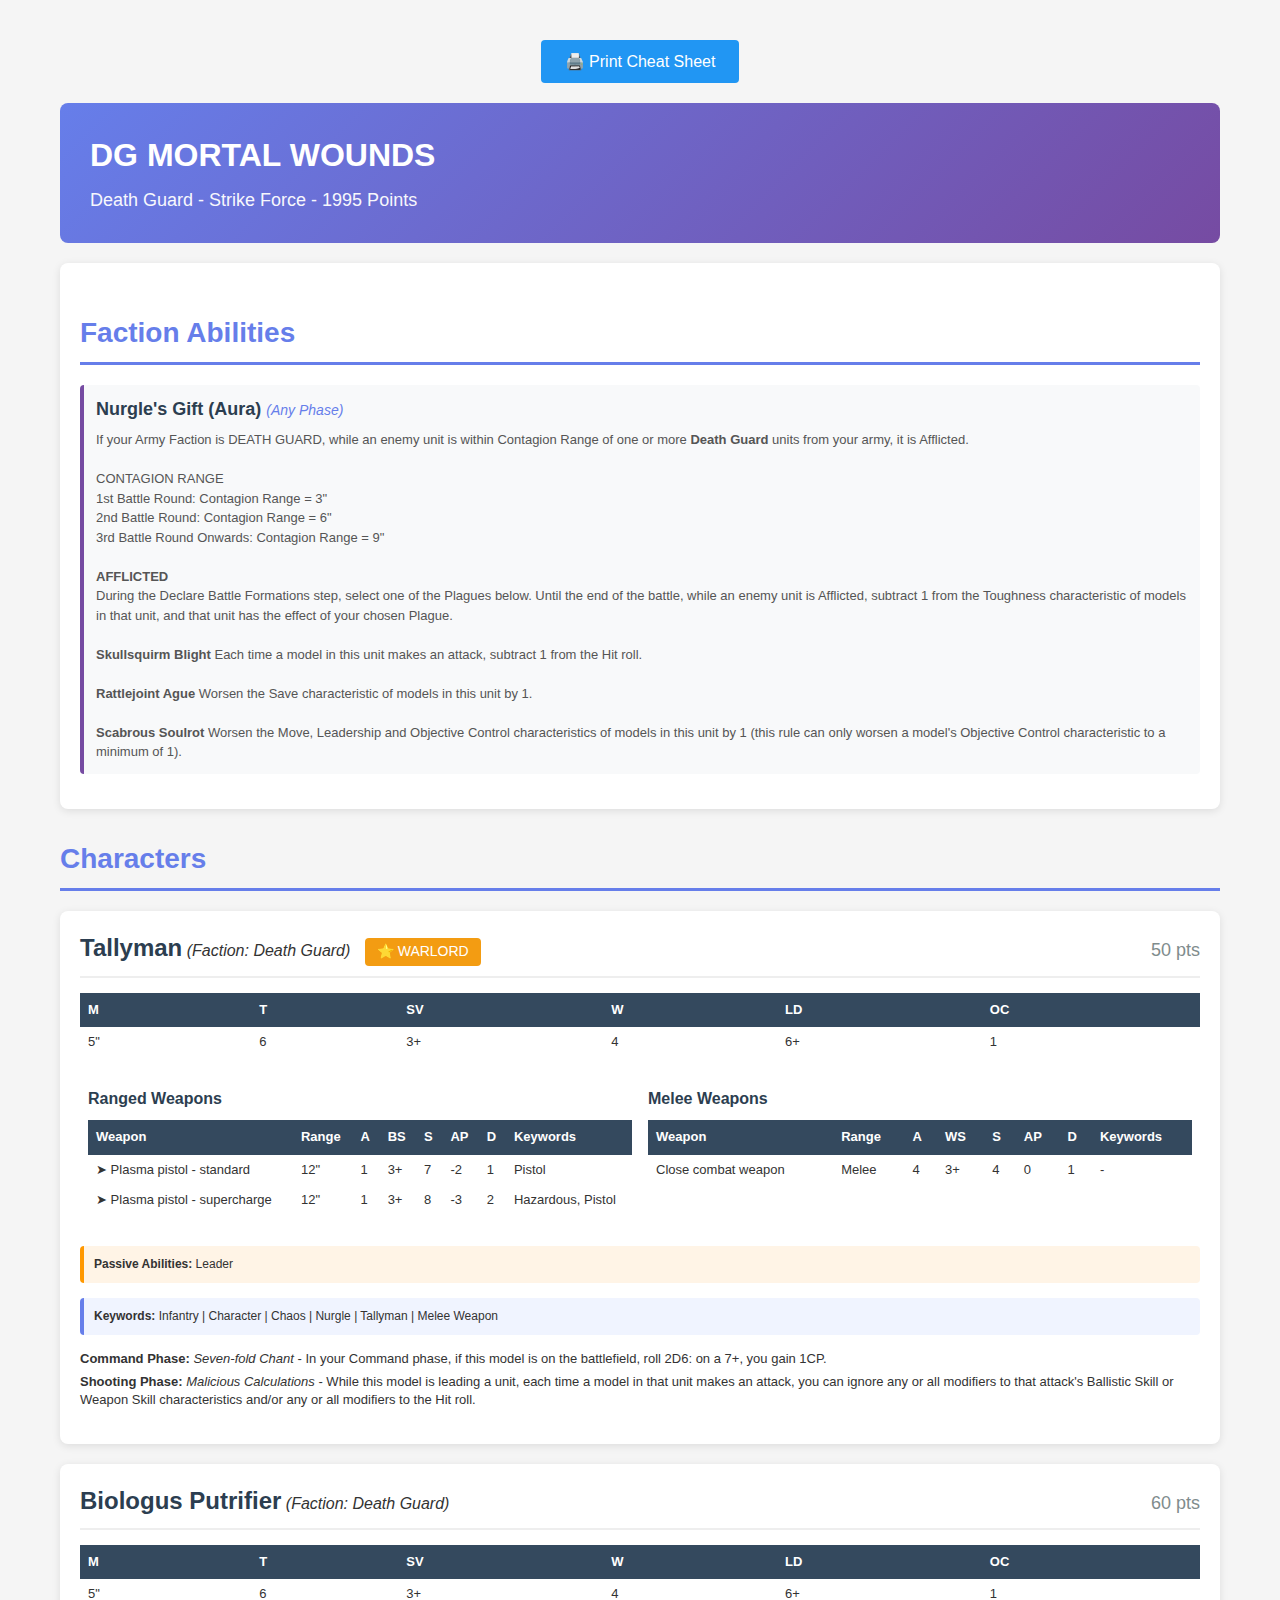
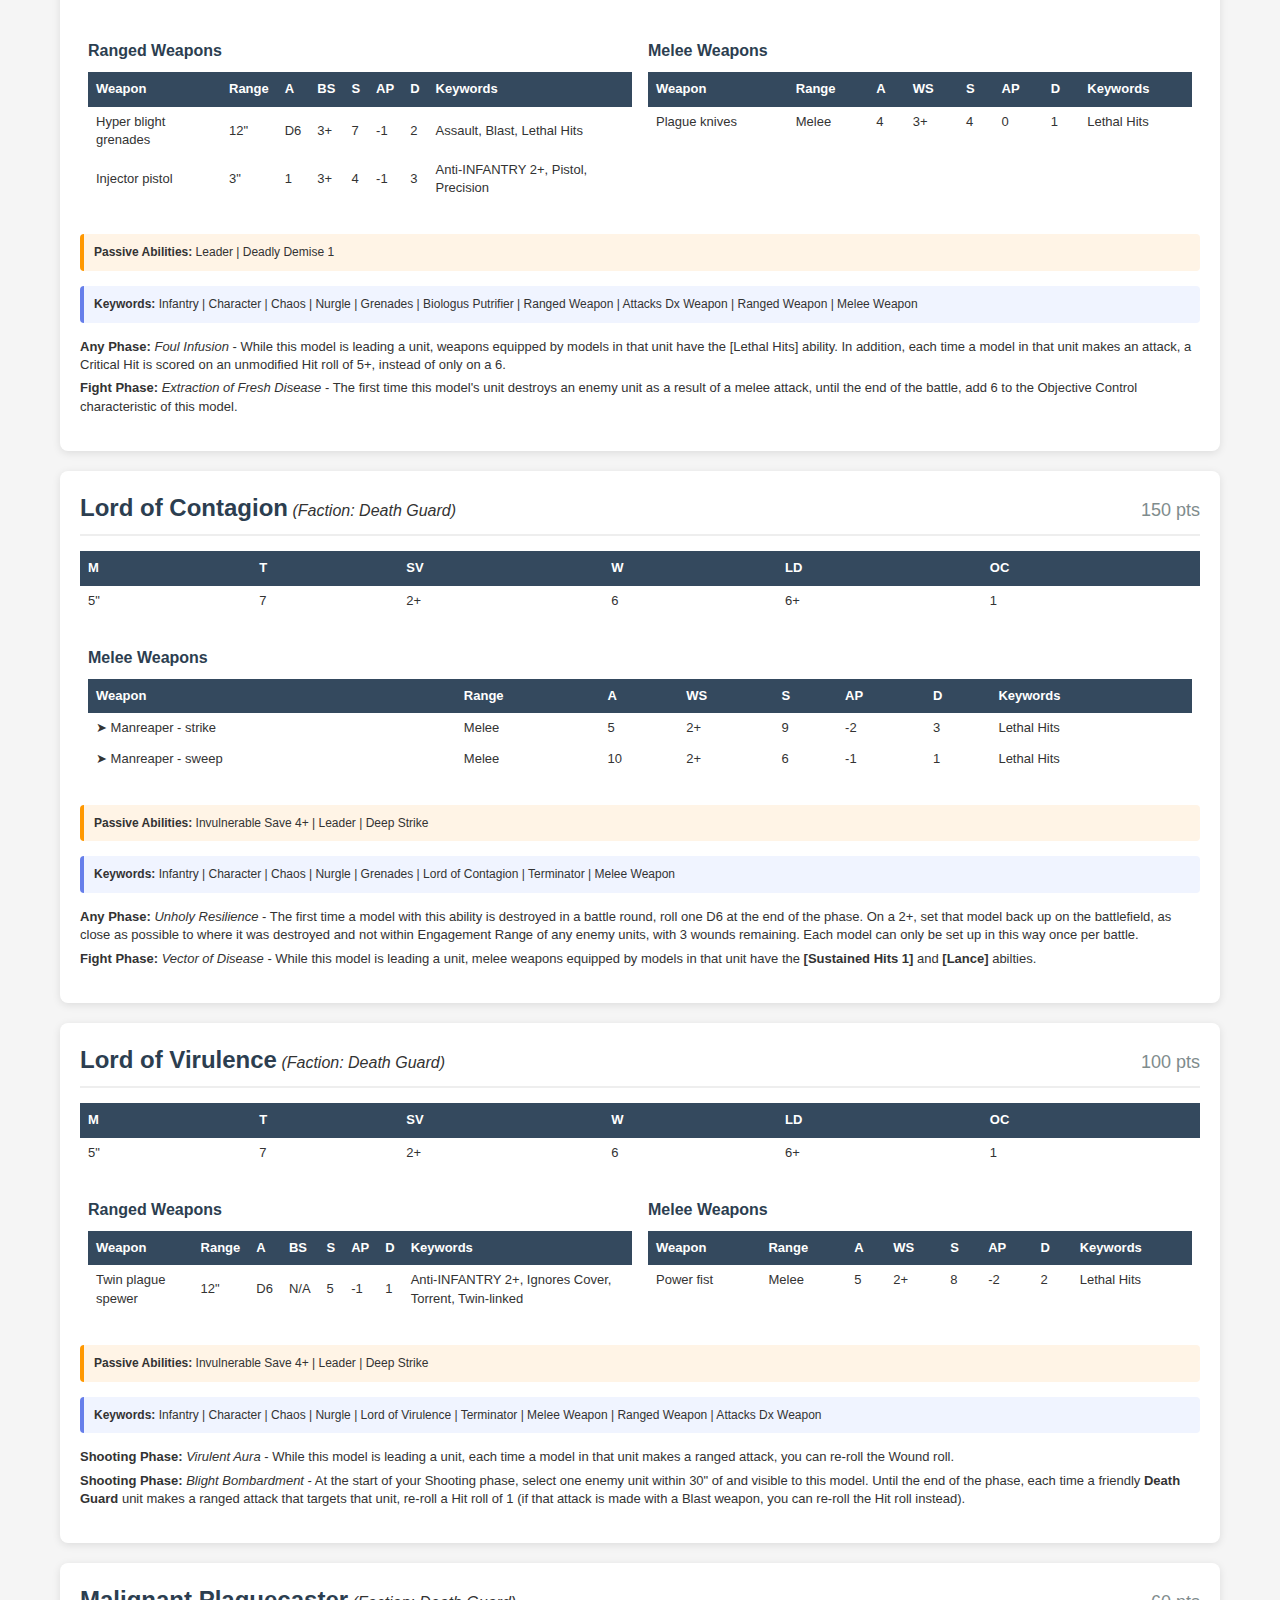
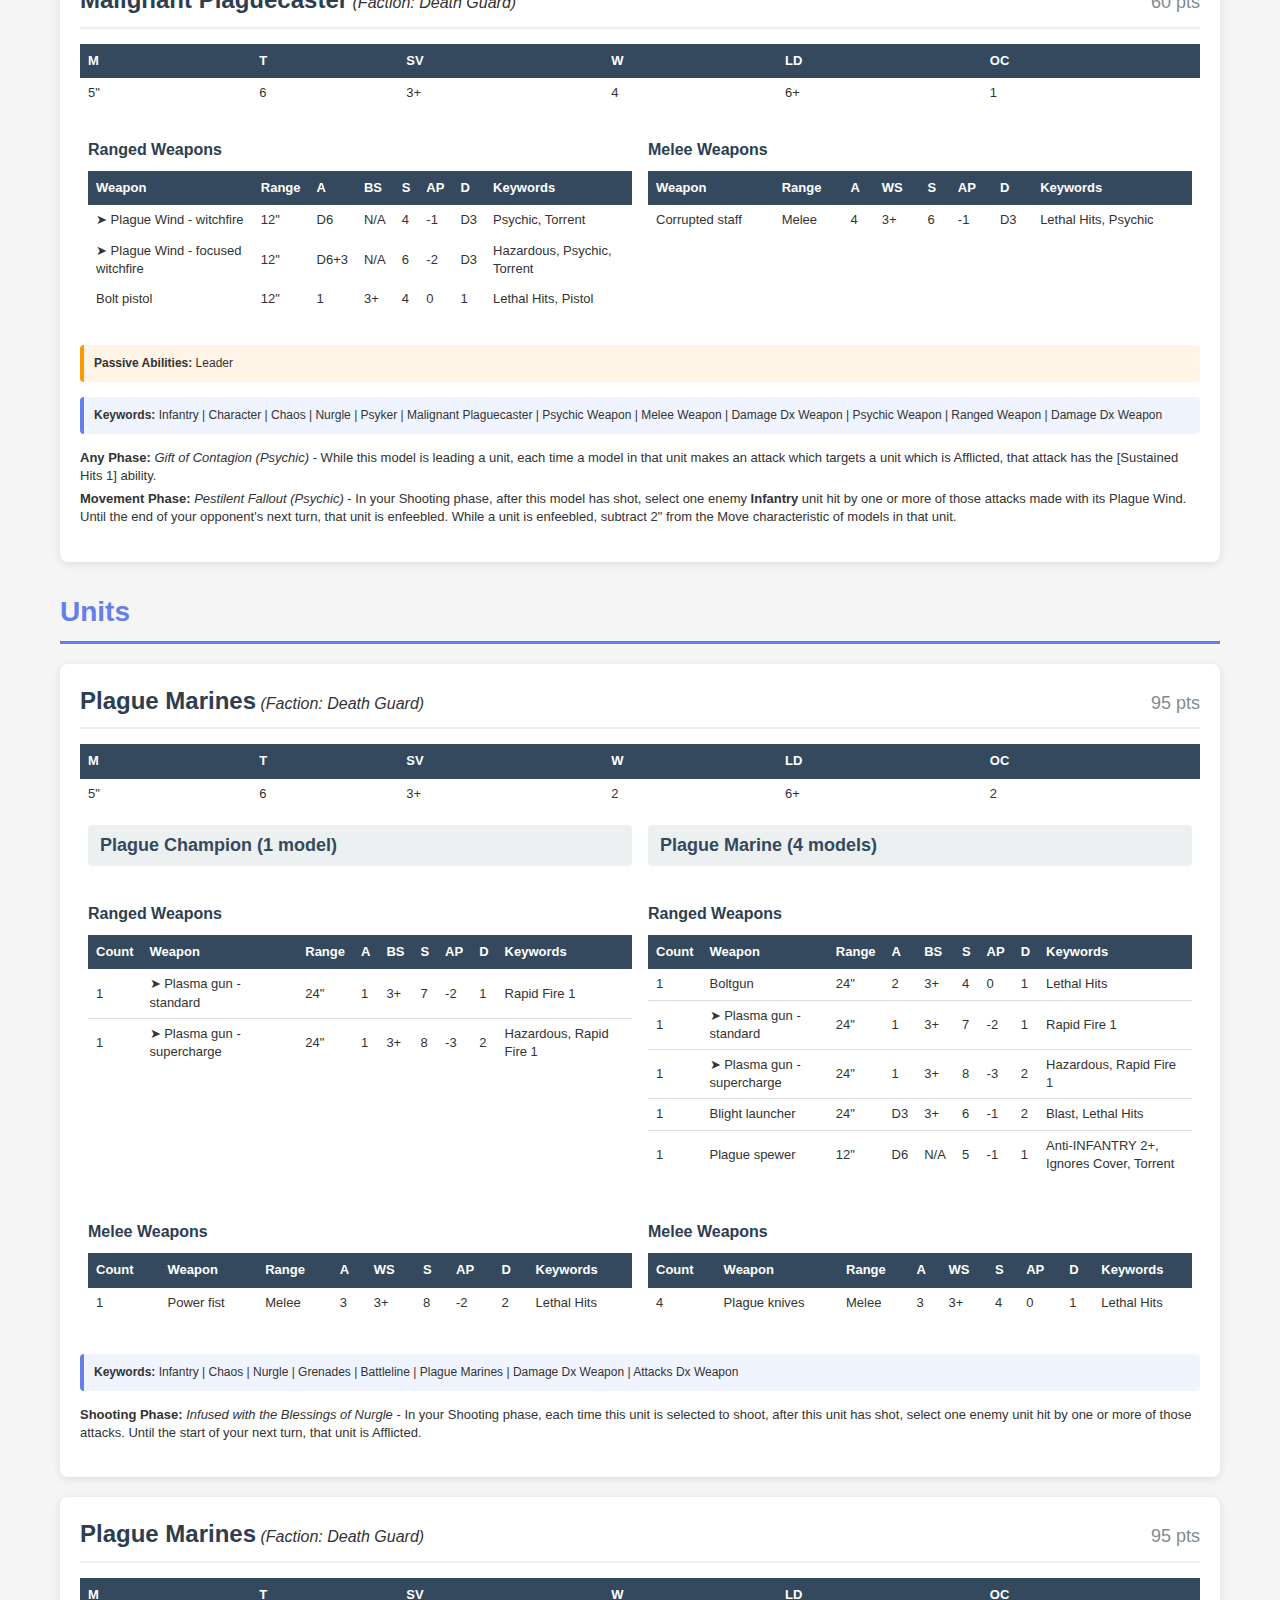
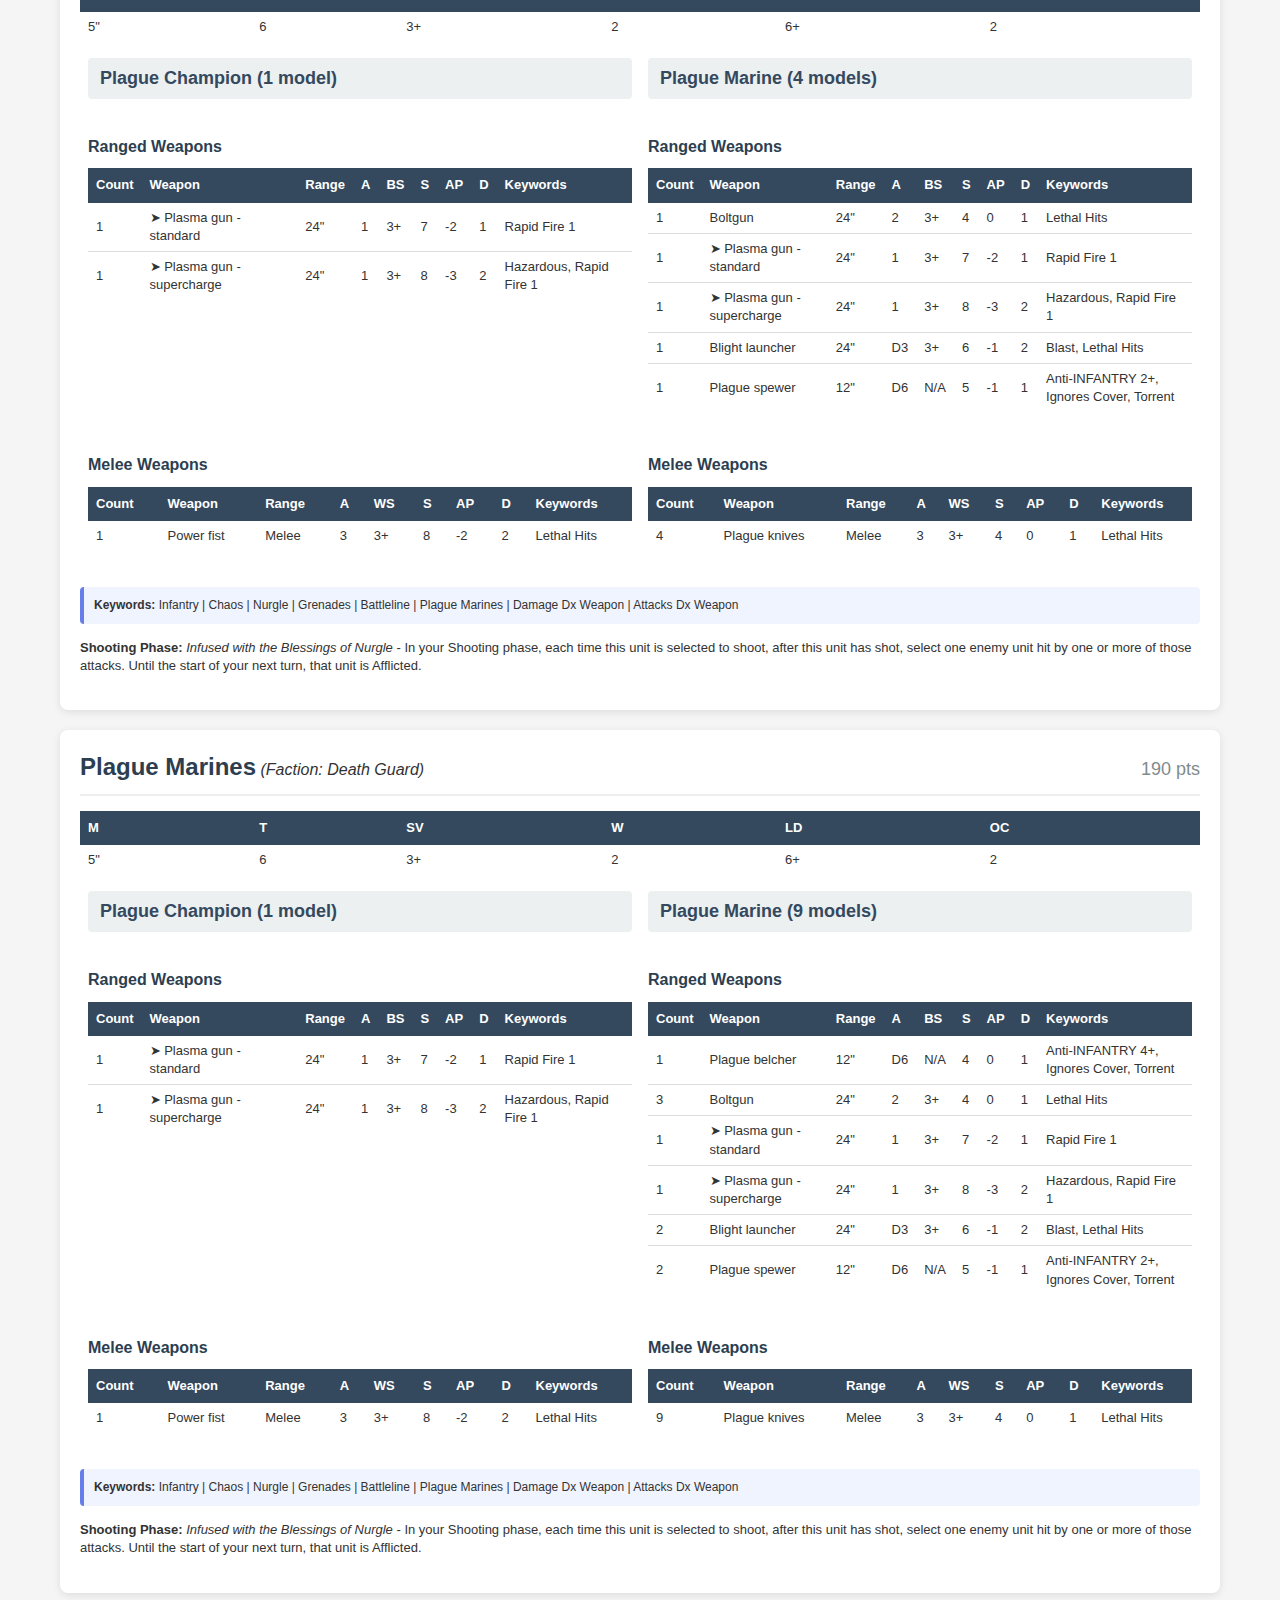
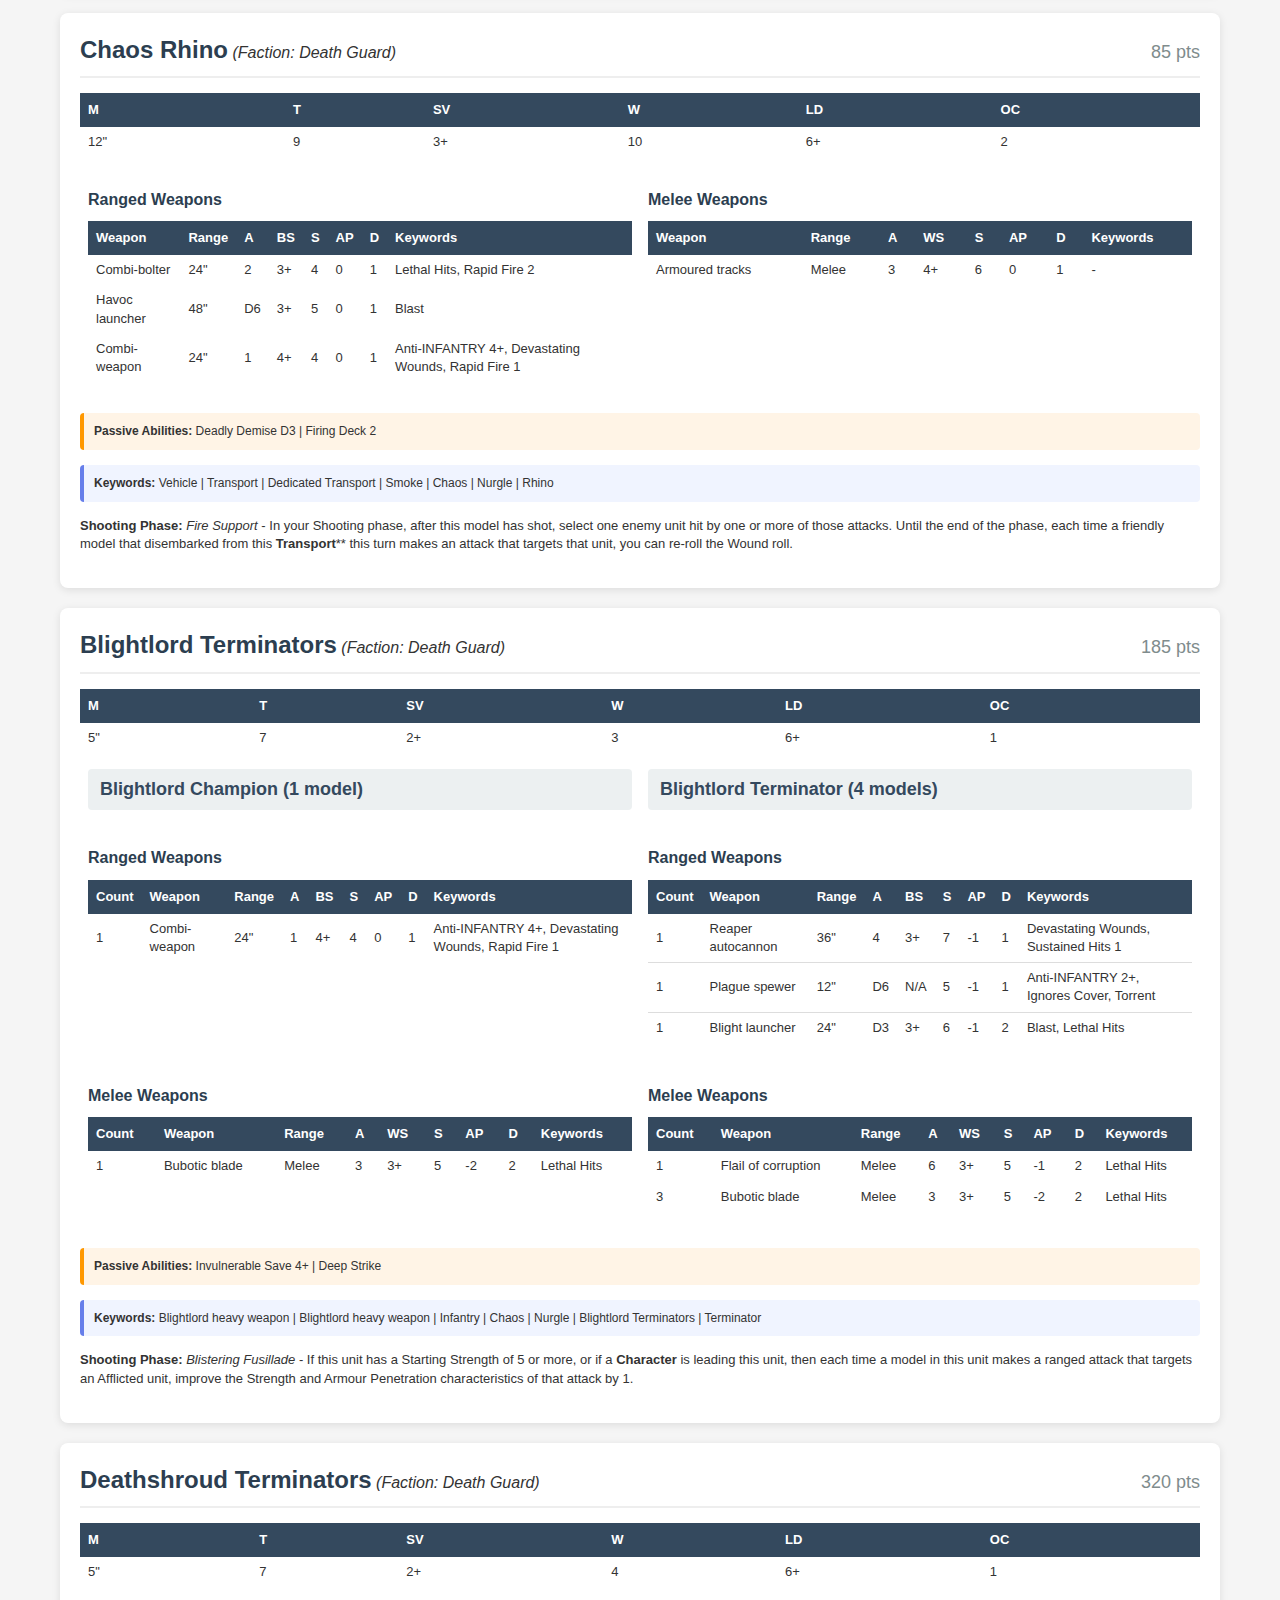
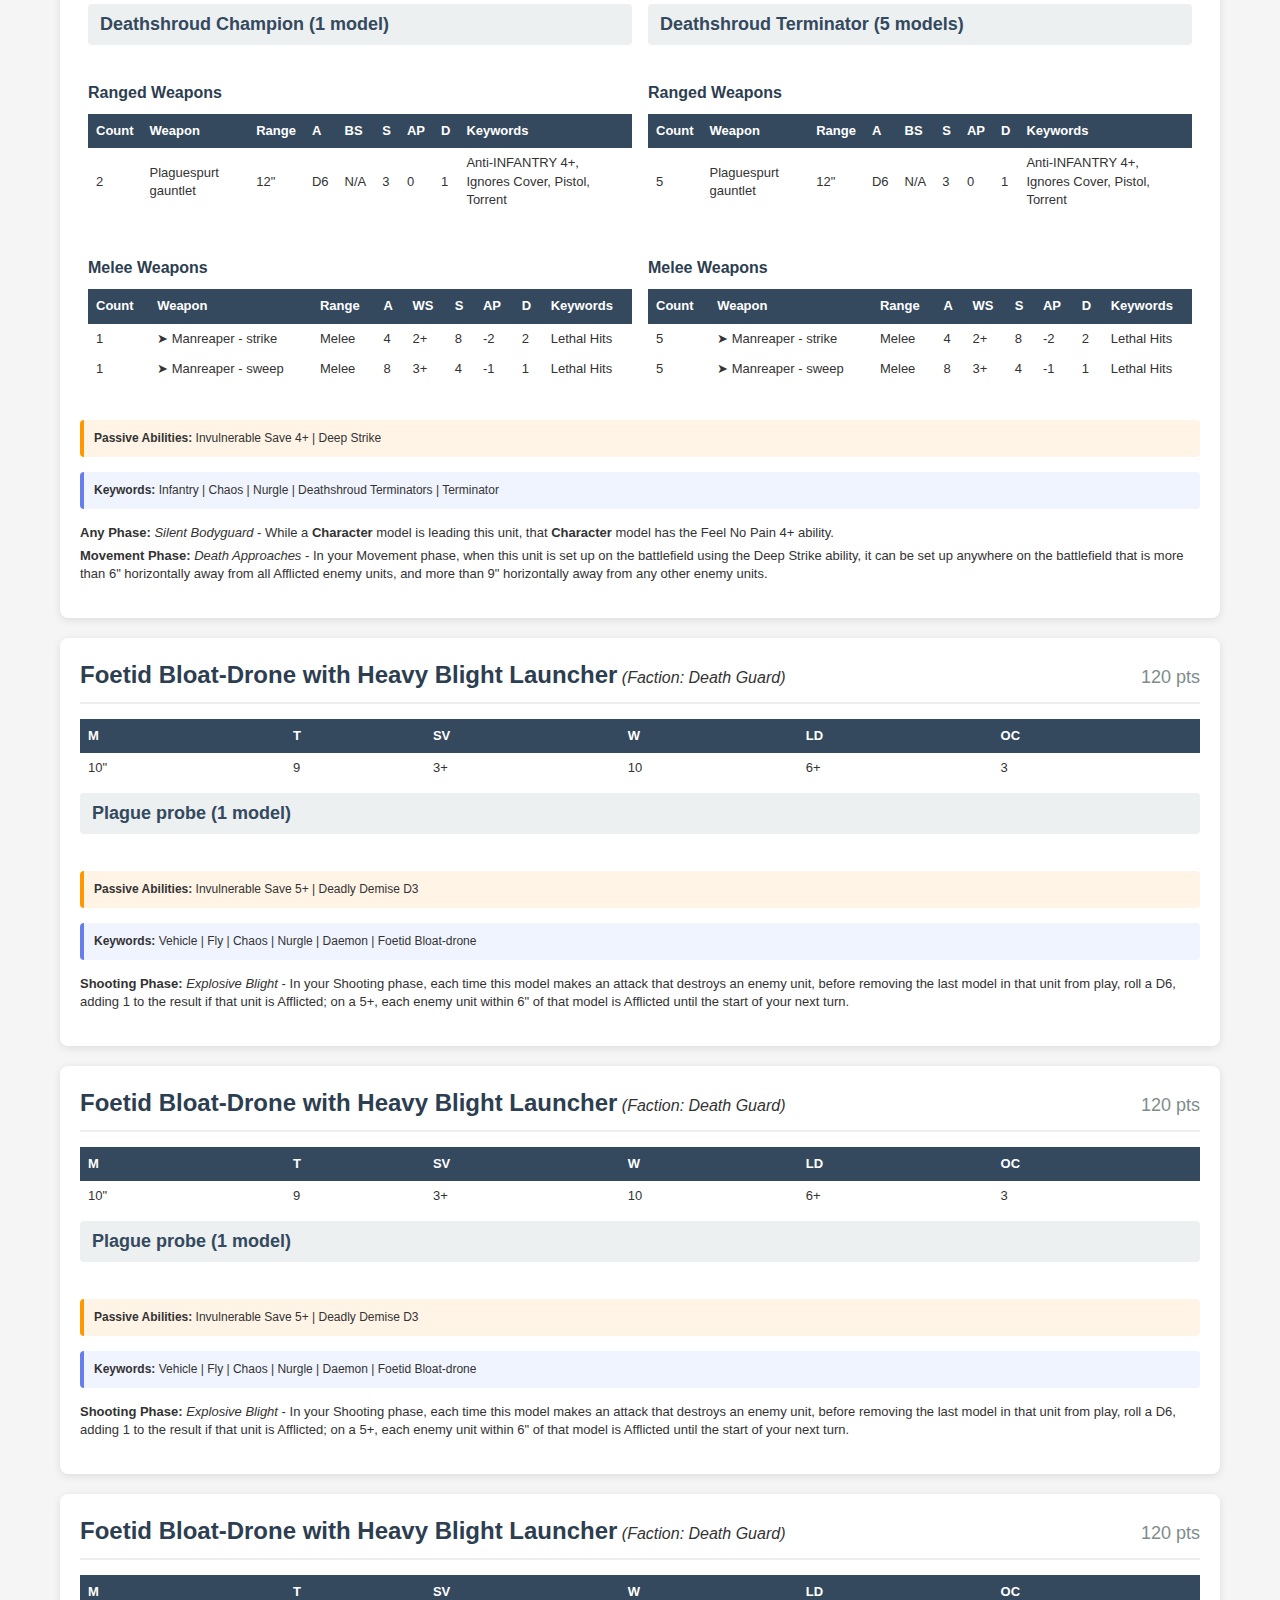
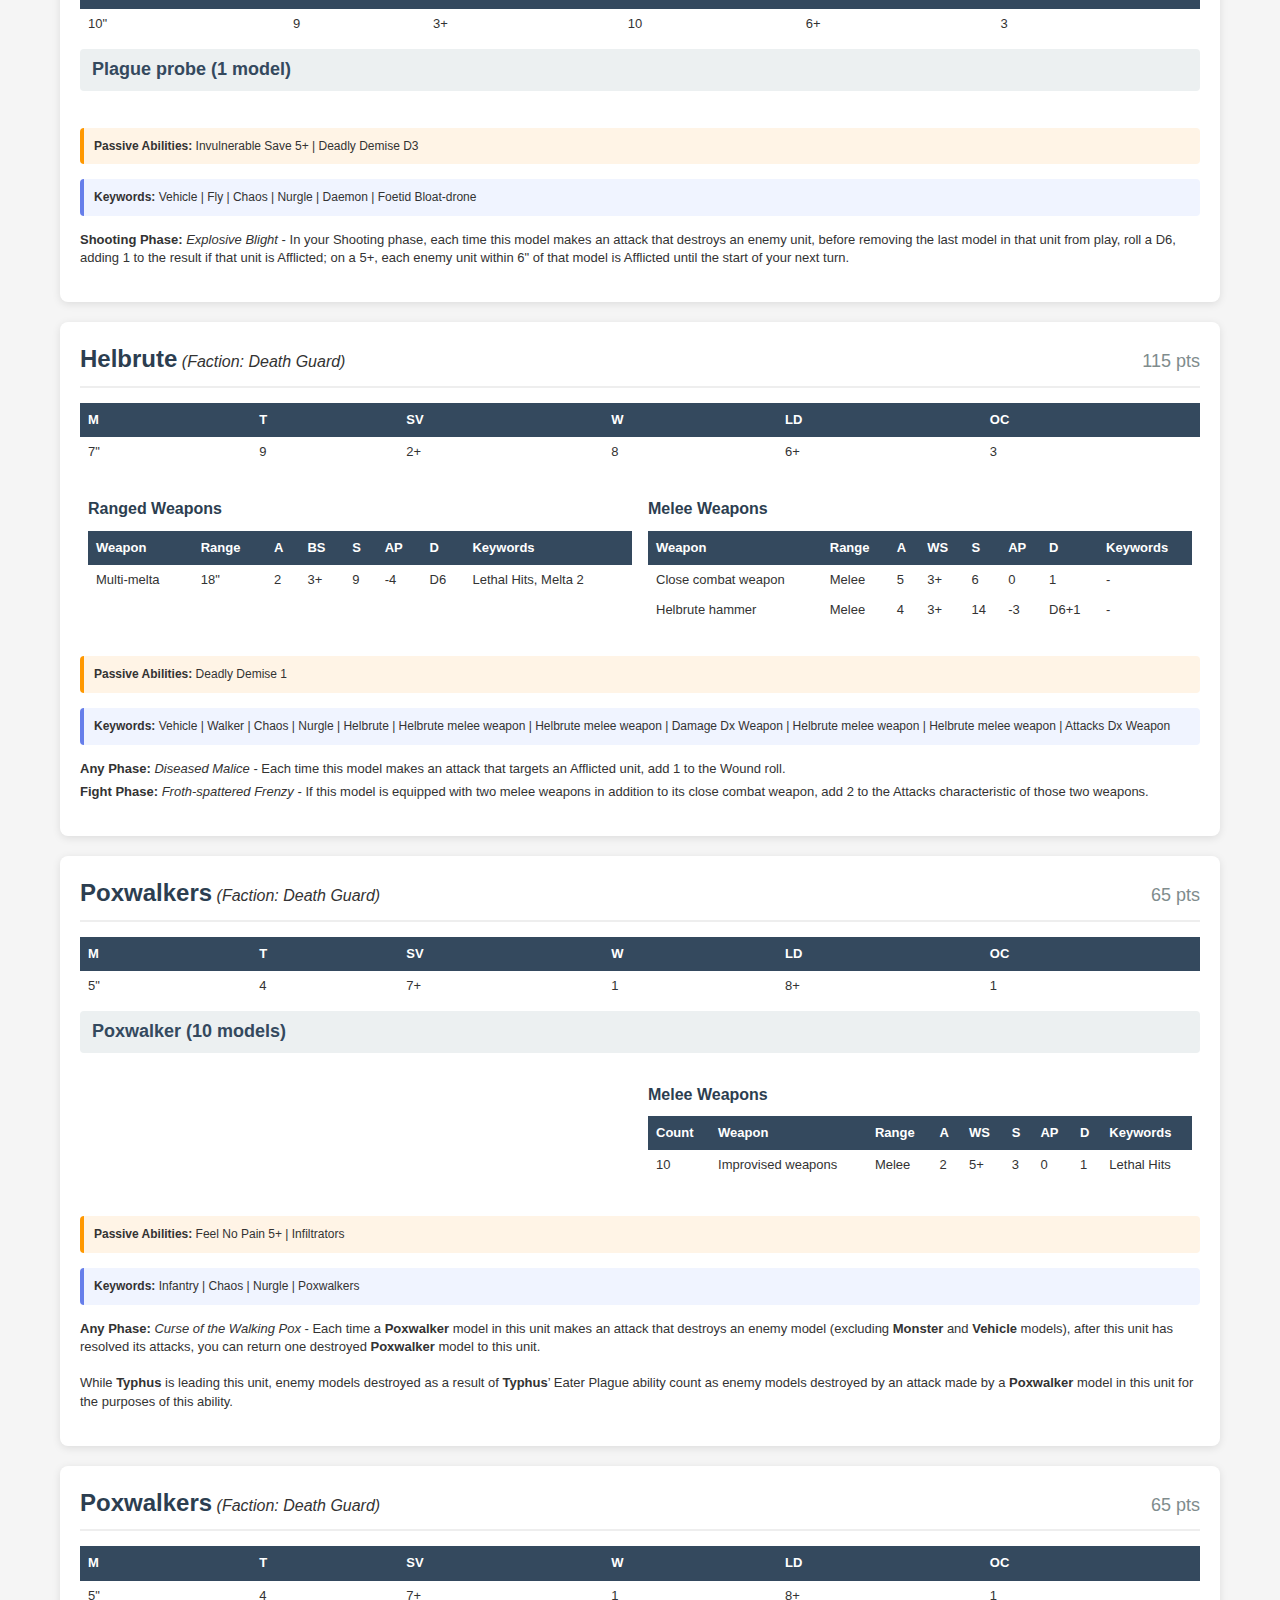
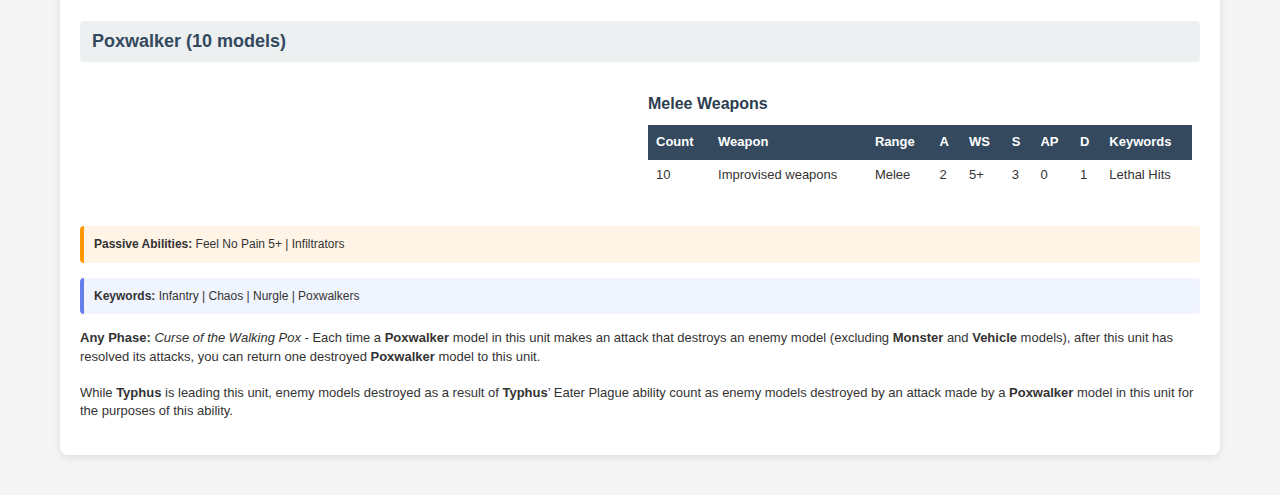
<file: examples/death_guard_example.html>
<!DOCTYPE html>
<html>
<head>
    <meta charset="UTF-8">
    <title>DG MORTAL WOUNDS - Cheat Sheet</title>
    <style>
        * {
            margin: 0;
            padding: 0;
            box-sizing: border-box;
        }

        body {
            font-family: 'Segoe UI', Tahoma, Geneva, Verdana, sans-serif;
            line-height: 1.4;
            color: #333;
            background: #f5f5f5;
        }

        @media screen {
            .container {
                max-width: 1200px;
                margin: 0 auto;
                padding: 20px;
            }

            .no-print {
                display: block;
                text-align: center;
                margin: 20px 0;
            }

            .print-button {
                background: #2196F3;
                color: white;
                border: none;
                padding: 12px 24px;
                font-size: 16px;
                cursor: pointer;
                border-radius: 4px;
            }

            .print-button:hover {
                background: #1976D2;
            }
        }

        @media print {
            body {
                background: white;
            }

            .no-print {
                display: none;
            }

            .container {
                max-width: 100%;
                padding: 0;
            }
        }

        .header {
            background: linear-gradient(135deg, #667eea 0%, #764ba2 100%);
            color: white;
            padding: 30px;
            margin-bottom: 20px;
            border-radius: 8px;
        }

        @media print {
            .header {
                border-radius: 0;
                padding: 20px;
            }
        }

        .header h1 {
            font-size: 32px;
            margin-bottom: 10px;
        }

        .header .army-info {
            font-size: 18px;
            opacity: 0.95;
        }

        .section-title {
            font-size: 28px;
            color: #667eea;
            margin: 30px 0 20px 0;
            border-bottom: 3px solid #667eea;
            padding-bottom: 10px;
        }

        @media print {
            .section-title {
                margin-top: 20px;
            }
        }

        /* Unit cards */
        .unit-card {
            background: white;
            border-radius: 8px;
            padding: 20px;
            margin-bottom: 20px;
            box-shadow: 0 2px 8px rgba(0,0,0,0.1);
            page-break-inside: avoid;
            break-inside: avoid;
        }

        @media print {
            .unit-card {
                box-shadow: none;
                border: 2px solid #ddd;
                border-radius: 4px;
                padding: 15px;
                margin-bottom: 15px;
            }

            /* Page break control for intelligent grouping */
            .unit-card.page-break-after {
                page-break-after: always;
            }

            .unit-card.page-break-before {
                page-break-before: always;
            }
        }

        .unit-header {
            display: flex;
            justify-content: space-between;
            align-items: baseline;
            margin-bottom: 15px;
            border-bottom: 2px solid #eee;
            padding-bottom: 10px;
        }

        .unit-name {
            font-size: 24px;
            font-weight: bold;
            color: #2c3e50;
        }

        .unit-points {
            font-size: 18px;
            color: #7f8c8d;
        }

        .warlord-badge {
            display: inline-block;
            background: #f39c12;
            color: white;
            padding: 4px 12px;
            border-radius: 4px;
            font-size: 14px;
            margin-left: 10px;
        }

        .model-section {
            margin: 15px 0;
        }

        .model-header {
            font-size: 18px;
            font-weight: bold;
            color: #34495e;
            margin-bottom: 10px;
            background: #ecf0f1;
            padding: 8px 12px;
            border-radius: 4px;
        }

        /* Tables */
        table {
            width: 100%;
            border-collapse: collapse;
            margin: 10px 0;
            font-size: 13px;
        }

        @media print {
            table {
                font-size: 11px;
            }
        }

        th {
            background: #34495e;
            color: white;
            padding: 8px;
            text-align: left;
            font-weight: 600;
        }

        td {
            padding: 6px 8px;
            border-bottom: 1px solid #ddd;
        }

        tr:last-child td {
            border-bottom: none;
        }

        tr:hover {
            background: #f8f9fa;
        }

        .weapon-section {
            margin: 15px 0;
        }

        .weapon-title {
            font-weight: bold;
            font-size: 16px;
            color: #2c3e50;
            margin: 10px 0 8px 0;
        }

        .keywords-section {
            margin: 15px 0;
            padding: 10px;
            background: #f0f4ff;
            border-left: 4px solid #667eea;
            border-radius: 4px;
            font-size: 12px;
        }

        .passive-abilities-section {
            margin: 15px 0;
            padding: 10px;
            background: #fff4e6;
            border-left: 4px solid #ff9800;
            border-radius: 4px;
            font-size: 12px;
        }

        .abilities-section {
            margin: 15px 0;
        }

        .phase-group {
            margin: 10px 0;
        }

        .phase-title {
            font-weight: bold;
            color: #667eea;
            font-size: 15px;
            margin-bottom: 6px;
        }

        .ability {
            margin: 6px 0 6px 15px;
            line-height: 1.5;
        }

        .ability-name {
            font-weight: bold;
            color: #2c3e50;
        }

        .ability-description {
            color: #555;
            margin-left: 5px;
        }

        .compact-info {
            margin: 10px 0;
            padding: 8px;
            background: #f8f9fa;
            border-left: 3px solid #667eea;
            border-radius: 4px;
            font-size: 13px;
        }

        .ability-compact {
            margin: 5px 0;
            line-height: 1.4;
            font-size: 13px;
        }

        /* Faction abilities section */
        .faction-abilities-section {
            background: white;
            border-radius: 8px;
            padding: 20px;
            margin-bottom: 20px;
            box-shadow: 0 2px 8px rgba(0,0,0,0.1);
            page-break-inside: avoid;
            break-inside: avoid;
        }

        @media print {
            .faction-abilities-section {
                page-break-after: always;
            }
        }

        .faction-ability {
            margin: 15px 0;
            padding: 12px;
            background: #f8f9fa;
            border-left: 4px solid #764ba2;
            border-radius: 4px;
        }

        .faction-ability-header {
            font-size: 18px;
            font-weight: bold;
            color: #2c3e50;
            margin-bottom: 8px;
        }

        .phase-tag {
            font-size: 14px;
            font-weight: normal;
            color: #667eea;
            font-style: italic;
        }

        .faction-ability-description {
            font-size: 13px;
            line-height: 1.5;
            color: #555;
        }

        @media print {
            .faction-abilities-section {
                box-shadow: none;
                border: 2px solid #ddd;
                border-radius: 4px;
                padding: 15px;
                margin-bottom: 15px;
            }

            .faction-ability {
                font-size: 11px;
                padding: 8px;
                margin: 10px 0;
            }

            .faction-ability-header {
                font-size: 14px;
            }

            .phase-tag {
                font-size: 11px;
            }

            .faction-ability-description {
                font-size: 10px;
                line-height: 1.4;
            }
        }

        @media print {
            @page {
                margin: 1.5cm;
            }

            .compact-info {
                font-size: 11px;
                padding: 6px;
                margin: 8px 0;
            }

            .ability-compact {
                font-size: 11px;
                margin: 3px 0;
            }

            .keywords-section {
                font-size: 10px;
                padding: 8px;
                margin: 10px 0;
            }

            .passive-abilities-section {
                font-size: 10px;
                padding: 8px;
                margin: 10px 0;
            }
        }
    </style>
</head>
<body>
    <div class="container">
        <div class="no-print">
            <button class="print-button" onclick="window.print()">🖨️ Print Cheat Sheet</button>
        </div>

        <div class="header">
            <h1>DG MORTAL WOUNDS</h1>
            <div class="army-info">Death Guard - Strike Force - 1995 Points</div>
        </div>

        <div class="faction-abilities-section">
            <h2 class="section-title">Faction Abilities</h2>
        <div class="faction-ability">
            <div class="faction-ability-header">Nurgle's Gift (Aura) <span class="phase-tag">(Any Phase)</span></div>
            <div class="faction-ability-description">If your Army Faction is DEATH GUARD, while an enemy unit is within Contagion Range of one or more <strong>Death Guard</strong> units from your army, it is Afflicted.<br><br>CONTAGION RANGE<br>1st Battle Round: Contagion Range = 3"<br>2nd Battle Round: Contagion Range = 6"<br>3rd Battle Round Onwards: Contagion Range = 9"<br><br><strong>AFFLICTED</strong> <br>During the Declare Battle Formations step, select one of the Plagues below. Until the end of the battle, while an enemy unit is Afflicted, subtract 1 from the Toughness characteristic of models in that unit, and that unit has the effect of your chosen Plague.<br><br><strong>Skullsquirm Blight</strong> Each time a model in this unit makes an attack, subtract 1 from the Hit roll.<br><br><strong>Rattlejoint Ague</strong> Worsen the Save characteristic of models in this unit by 1.<br><br><strong>Scabrous Soulrot</strong> Worsen the Move, Leadership and Objective Control characteristics of models in this unit by 1 (this rule can only worsen a model's Objective Control characteristic to a minimum of 1).</div>
        </div>
        </div>
        <h2 class="section-title">Characters</h2>
        <div class="unit-card">
            <div class="unit-header">
                <div>
                    <span class="unit-name">Tallyman</span> <em>(Faction: Death Guard)</em>
                    <span class="warlord-badge">⭐ WARLORD</span>
                </div>
                <span class="unit-points">50 pts</span>
            </div>
            <table>
                <tr>
                    <th>M</th><th>T</th><th>SV</th><th>W</th><th>LD</th><th>OC</th>
                </tr>
                <tr>
                    <td>5"</td>
                    <td>6</td>
                    <td>3+</td>
                    <td>4</td>
                    <td>6+</td>
                    <td>1</td>
                </tr>
            </table>
            <div class="weapon-section">
                <table style="width: 100%; border: none;"><tr>
                    <td style="width: 50%; vertical-align: top; border: none;">
                        <div class="weapon-title">Ranged Weapons</div>
                        <table>
                            <tr>
                                <th>Weapon</th><th>Range</th><th>A</th><th>BS</th><th>S</th><th>AP</th><th>D</th><th>Keywords</th>
                            </tr>
                            <tr>
                                <td>➤ Plasma pistol - standard</td>
                                <td>12"</td>
                                <td>1</td>
                                <td>3+</td>
                                <td>7</td>
                                <td>-2</td>
                                <td>1</td>
                                <td>Pistol</td>
                            </tr>
                            <tr>
                                <td>➤ Plasma pistol - supercharge</td>
                                <td>12"</td>
                                <td>1</td>
                                <td>3+</td>
                                <td>8</td>
                                <td>-3</td>
                                <td>2</td>
                                <td>Hazardous, Pistol</td>
                            </tr>
                        </table>
                    </td>
                    <td style="width: 50%; vertical-align: top; border: none;">
                        <div class="weapon-title">Melee Weapons</div>
                        <table>
                            <tr>
                                <th>Weapon</th><th>Range</th><th>A</th><th>WS</th><th>S</th><th>AP</th><th>D</th><th>Keywords</th>
                            </tr>
                            <tr>
                                <td>Close combat weapon</td>
                                <td>Melee</td>
                                <td>4</td>
                                <td>3+</td>
                                <td>4</td>
                                <td>0</td>
                                <td>1</td>
                                <td>-</td>
                            </tr>
                        </table>
                    </td>
                </tr></table>
            </div>
            <div class="passive-abilities-section"><strong>Passive Abilities:</strong> Leader</div>
            <div class="keywords-section"><strong>Keywords:</strong> Infantry | Character | Chaos | Nurgle | Tallyman | Melee Weapon</div>
            <div class="abilities-section">
                <div class="ability-compact">
                    <strong>Command Phase:</strong> <em>Seven-fold Chant</em> - In your Command phase, if this model is on the battlefield, roll 2D6: on a 7+, you gain 1CP.
                </div>
                <div class="ability-compact">
                    <strong>Shooting Phase:</strong> <em>Malicious Calculations</em> - While this model is leading a unit, each time a model in that unit makes an attack, you can ignore any or all modifiers to that attack's Ballistic Skill or Weapon Skill characteristics and/or any or all modifiers to the Hit roll.
                </div>
            </div>
        </div>
        <div class="unit-card">
            <div class="unit-header">
                <div>
                    <span class="unit-name">Biologus Putrifier</span> <em>(Faction: Death Guard)</em>
                    
                </div>
                <span class="unit-points">60 pts</span>
            </div>
            <table>
                <tr>
                    <th>M</th><th>T</th><th>SV</th><th>W</th><th>LD</th><th>OC</th>
                </tr>
                <tr>
                    <td>5"</td>
                    <td>6</td>
                    <td>3+</td>
                    <td>4</td>
                    <td>6+</td>
                    <td>1</td>
                </tr>
            </table>
            <div class="weapon-section">
                <table style="width: 100%; border: none;"><tr>
                    <td style="width: 50%; vertical-align: top; border: none;">
                        <div class="weapon-title">Ranged Weapons</div>
                        <table>
                            <tr>
                                <th>Weapon</th><th>Range</th><th>A</th><th>BS</th><th>S</th><th>AP</th><th>D</th><th>Keywords</th>
                            </tr>
                            <tr>
                                <td>Hyper blight grenades</td>
                                <td>12"</td>
                                <td>D6</td>
                                <td>3+</td>
                                <td>7</td>
                                <td>-1</td>
                                <td>2</td>
                                <td>Assault, Blast, Lethal Hits</td>
                            </tr>
                            <tr>
                                <td>Injector pistol</td>
                                <td>3"</td>
                                <td>1</td>
                                <td>3+</td>
                                <td>4</td>
                                <td>-1</td>
                                <td>3</td>
                                <td>Anti-INFANTRY 2+, Pistol, Precision</td>
                            </tr>
                        </table>
                    </td>
                    <td style="width: 50%; vertical-align: top; border: none;">
                        <div class="weapon-title">Melee Weapons</div>
                        <table>
                            <tr>
                                <th>Weapon</th><th>Range</th><th>A</th><th>WS</th><th>S</th><th>AP</th><th>D</th><th>Keywords</th>
                            </tr>
                            <tr>
                                <td>Plague knives</td>
                                <td>Melee</td>
                                <td>4</td>
                                <td>3+</td>
                                <td>4</td>
                                <td>0</td>
                                <td>1</td>
                                <td>Lethal Hits</td>
                            </tr>
                        </table>
                    </td>
                </tr></table>
            </div>
            <div class="passive-abilities-section"><strong>Passive Abilities:</strong> Leader | Deadly Demise 1</div>
            <div class="keywords-section"><strong>Keywords:</strong> Infantry | Character | Chaos | Nurgle | Grenades | Biologus Putrifier | Ranged Weapon | Attacks Dx Weapon | Ranged Weapon | Melee Weapon</div>
            <div class="abilities-section">
                <div class="ability-compact">
                    <strong>Any Phase:</strong> <em>Foul Infusion</em> - While this model is leading a unit, weapons equipped by models in that unit have the [Lethal Hits] ability. In addition, each time a model in that unit makes an attack, a Critical Hit is scored on an unmodified Hit roll of 5+, instead of only on a 6.
                </div>
                <div class="ability-compact">
                    <strong>Fight Phase:</strong> <em>Extraction of Fresh Disease</em> - The first time this model's unit destroys an enemy unit as a result of a melee attack, until the end of the battle, add 6 to the Objective Control characteristic of this model.
                </div>
            </div>
        </div>
        <div class="unit-card">
            <div class="unit-header">
                <div>
                    <span class="unit-name">Lord of Contagion</span> <em>(Faction: Death Guard)</em>
                    
                </div>
                <span class="unit-points">150 pts</span>
            </div>
            <table>
                <tr>
                    <th>M</th><th>T</th><th>SV</th><th>W</th><th>LD</th><th>OC</th>
                </tr>
                <tr>
                    <td>5"</td>
                    <td>7</td>
                    <td>2+</td>
                    <td>6</td>
                    <td>6+</td>
                    <td>1</td>
                </tr>
            </table>
            <div class="weapon-section">
                <table style="width: 100%; border: none;"><tr>
                    <td style="width: 50%; vertical-align: top; border: none;">
                        <div class="weapon-title">Melee Weapons</div>
                        <table>
                            <tr>
                                <th>Weapon</th><th>Range</th><th>A</th><th>WS</th><th>S</th><th>AP</th><th>D</th><th>Keywords</th>
                            </tr>
                            <tr>
                                <td>➤ Manreaper - strike</td>
                                <td>Melee</td>
                                <td>5</td>
                                <td>2+</td>
                                <td>9</td>
                                <td>-2</td>
                                <td>3</td>
                                <td>Lethal Hits</td>
                            </tr>
                            <tr>
                                <td>➤ Manreaper - sweep</td>
                                <td>Melee</td>
                                <td>10</td>
                                <td>2+</td>
                                <td>6</td>
                                <td>-1</td>
                                <td>1</td>
                                <td>Lethal Hits</td>
                            </tr>
                        </table>
                    </td>
                </tr></table>
            </div>
            <div class="passive-abilities-section"><strong>Passive Abilities:</strong> Invulnerable Save 4+ | Leader | Deep Strike</div>
            <div class="keywords-section"><strong>Keywords:</strong> Infantry | Character | Chaos | Nurgle | Grenades | Lord of Contagion | Terminator | Melee Weapon</div>
            <div class="abilities-section">
                <div class="ability-compact">
                    <strong>Any Phase:</strong> <em>Unholy Resilience</em> - The first time a model with this ability is destroyed in a battle round, roll one D6 at the end of the phase. On a 2+, set that model back up on the battlefield, as close as possible to where it was destroyed and not within Engagement Range of any enemy units, with 3 wounds remaining. Each model can only be set up in this way once per battle.
                </div>
                <div class="ability-compact">
                    <strong>Fight Phase:</strong> <em>Vector of Disease</em> - While this model is leading a unit, melee weapons equipped by models in that unit have the <strong>[Sustained Hits 1]</strong> and <strong>[Lance]</strong> abilties.
                </div>
            </div>
        </div>
        <div class="unit-card">
            <div class="unit-header">
                <div>
                    <span class="unit-name">Lord of Virulence</span> <em>(Faction: Death Guard)</em>
                    
                </div>
                <span class="unit-points">100 pts</span>
            </div>
            <table>
                <tr>
                    <th>M</th><th>T</th><th>SV</th><th>W</th><th>LD</th><th>OC</th>
                </tr>
                <tr>
                    <td>5"</td>
                    <td>7</td>
                    <td>2+</td>
                    <td>6</td>
                    <td>6+</td>
                    <td>1</td>
                </tr>
            </table>
            <div class="weapon-section">
                <table style="width: 100%; border: none;"><tr>
                    <td style="width: 50%; vertical-align: top; border: none;">
                        <div class="weapon-title">Ranged Weapons</div>
                        <table>
                            <tr>
                                <th>Weapon</th><th>Range</th><th>A</th><th>BS</th><th>S</th><th>AP</th><th>D</th><th>Keywords</th>
                            </tr>
                            <tr>
                                <td>Twin plague spewer</td>
                                <td>12"</td>
                                <td>D6</td>
                                <td>N/A</td>
                                <td>5</td>
                                <td>-1</td>
                                <td>1</td>
                                <td>Anti-INFANTRY 2+, Ignores Cover, Torrent, Twin-linked</td>
                            </tr>
                        </table>
                    </td>
                    <td style="width: 50%; vertical-align: top; border: none;">
                        <div class="weapon-title">Melee Weapons</div>
                        <table>
                            <tr>
                                <th>Weapon</th><th>Range</th><th>A</th><th>WS</th><th>S</th><th>AP</th><th>D</th><th>Keywords</th>
                            </tr>
                            <tr>
                                <td>Power fist</td>
                                <td>Melee</td>
                                <td>5</td>
                                <td>2+</td>
                                <td>8</td>
                                <td>-2</td>
                                <td>2</td>
                                <td>Lethal Hits</td>
                            </tr>
                        </table>
                    </td>
                </tr></table>
            </div>
            <div class="passive-abilities-section"><strong>Passive Abilities:</strong> Invulnerable Save 4+ | Leader | Deep Strike</div>
            <div class="keywords-section"><strong>Keywords:</strong> Infantry | Character | Chaos | Nurgle | Lord of Virulence | Terminator | Melee Weapon | Ranged Weapon | Attacks Dx Weapon</div>
            <div class="abilities-section">
                <div class="ability-compact">
                    <strong>Shooting Phase:</strong> <em>Virulent Aura</em> - While this model is leading a unit, each time a model in that unit makes a ranged attack, you can re-roll the Wound roll.
                </div>
                <div class="ability-compact">
                    <strong>Shooting Phase:</strong> <em>Blight Bombardment</em> - At the start of your Shooting phase, select one enemy unit within 30" of and visible to this model. Until the end of the phase, each time a friendly <strong>Death Guard</strong> unit makes a ranged attack that targets that unit, re-roll a Hit roll of 1 (if that attack is made with a Blast weapon, you can re-roll the Hit roll instead).
                </div>
            </div>
        </div>
        <div class="unit-card">
            <div class="unit-header">
                <div>
                    <span class="unit-name">Malignant Plaguecaster</span> <em>(Faction: Death Guard)</em>
                    
                </div>
                <span class="unit-points">60 pts</span>
            </div>
            <table>
                <tr>
                    <th>M</th><th>T</th><th>SV</th><th>W</th><th>LD</th><th>OC</th>
                </tr>
                <tr>
                    <td>5"</td>
                    <td>6</td>
                    <td>3+</td>
                    <td>4</td>
                    <td>6+</td>
                    <td>1</td>
                </tr>
            </table>
            <div class="weapon-section">
                <table style="width: 100%; border: none;"><tr>
                    <td style="width: 50%; vertical-align: top; border: none;">
                        <div class="weapon-title">Ranged Weapons</div>
                        <table>
                            <tr>
                                <th>Weapon</th><th>Range</th><th>A</th><th>BS</th><th>S</th><th>AP</th><th>D</th><th>Keywords</th>
                            </tr>
                            <tr>
                                <td>➤ Plague Wind - witchfire</td>
                                <td>12"</td>
                                <td>D6</td>
                                <td>N/A</td>
                                <td>4</td>
                                <td>-1</td>
                                <td>D3</td>
                                <td>Psychic, Torrent</td>
                            </tr>
                            <tr>
                                <td>➤ Plague Wind - focused witchfire</td>
                                <td>12"</td>
                                <td>D6+3</td>
                                <td>N/A</td>
                                <td>6</td>
                                <td>-2</td>
                                <td>D3</td>
                                <td>Hazardous, Psychic, Torrent</td>
                            </tr>
                            <tr>
                                <td>Bolt pistol</td>
                                <td>12"</td>
                                <td>1</td>
                                <td>3+</td>
                                <td>4</td>
                                <td>0</td>
                                <td>1</td>
                                <td>Lethal Hits, Pistol</td>
                            </tr>
                        </table>
                    </td>
                    <td style="width: 50%; vertical-align: top; border: none;">
                        <div class="weapon-title">Melee Weapons</div>
                        <table>
                            <tr>
                                <th>Weapon</th><th>Range</th><th>A</th><th>WS</th><th>S</th><th>AP</th><th>D</th><th>Keywords</th>
                            </tr>
                            <tr>
                                <td>Corrupted staff</td>
                                <td>Melee</td>
                                <td>4</td>
                                <td>3+</td>
                                <td>6</td>
                                <td>-1</td>
                                <td>D3</td>
                                <td>Lethal Hits, Psychic</td>
                            </tr>
                        </table>
                    </td>
                </tr></table>
            </div>
            <div class="passive-abilities-section"><strong>Passive Abilities:</strong> Leader</div>
            <div class="keywords-section"><strong>Keywords:</strong> Infantry | Character | Chaos | Nurgle | Psyker | Malignant Plaguecaster | Psychic Weapon | Melee Weapon | Damage Dx Weapon | Psychic Weapon | Ranged Weapon | Damage Dx Weapon</div>
            <div class="abilities-section">
                <div class="ability-compact">
                    <strong>Any Phase:</strong> <em>Gift of Contagion (Psychic)</em> - While this model is leading a unit, each time a model in that unit makes an attack which targets a unit which is Afflicted, that attack has the [Sustained Hits 1] ability.
                </div>
                <div class="ability-compact">
                    <strong>Movement Phase:</strong> <em>Pestilent Fallout (Psychic)</em> - In your Shooting phase, after this model has shot, select one enemy <strong>Infantry</strong> unit hit by one or more of those attacks made with its Plague Wind. Until the end of your opponent's next turn, that unit is enfeebled. While a unit is enfeebled, subtract 2" from the Move characteristic of models in that unit.
                </div>
            </div>
        </div>
        <h2 class="section-title">Units</h2>
        <div class="unit-card">
            <div class="unit-header">
                <div>
                    <span class="unit-name">Plague Marines</span> <em>(Faction: Death Guard)</em>
                    
                </div>
                <span class="unit-points">95 pts</span>
            </div>
            <table>
                <tr>
                    <th>M</th><th>T</th><th>SV</th><th>W</th><th>LD</th><th>OC</th>
                </tr>
                <tr>
                    <td>5"</td>
                    <td>6</td>
                    <td>3+</td>
                    <td>2</td>
                    <td>6+</td>
                    <td>2</td>
                </tr>
            </table>
            <table style="width: 100%; border: none;">
                <tr>
                    <td style="width: 50%; vertical-align: top; border: none;">
                <div class="model-header">Plague Champion (1 model)</div>
                    </td>
                    <td style="width: 50%; vertical-align: top; border: none;">
                <div class="model-header">Plague Marine (4 models)</div>
                    </td>
                </tr>
                <tr>
                    <td style="width: 50%; vertical-align: top; border: none;">
                <div class="weapon-section">
                    <div class="weapon-title">Ranged Weapons</div>
                    <table>
                        <tr>
                            <th>Count</th><th>Weapon</th><th>Range</th><th>A</th><th>BS</th><th>S</th><th>AP</th><th>D</th><th>Keywords</th>
                        </tr>
                        <tr>
                            <td>1</td>
                            <td>➤ Plasma gun - standard</td>
                            <td>24"</td>
                            <td>1</td>
                            <td>3+</td>
                            <td>7</td>
                            <td>-2</td>
                            <td>1</td>
                            <td>Rapid Fire 1</td>
                        </tr>
                        <tr>
                            <td>1</td>
                            <td>➤ Plasma gun - supercharge</td>
                            <td>24"</td>
                            <td>1</td>
                            <td>3+</td>
                            <td>8</td>
                            <td>-3</td>
                            <td>2</td>
                            <td>Hazardous, Rapid Fire 1</td>
                        </tr>
                    </table>
                </div>
                    </td>
                    <td style="width: 50%; vertical-align: top; border: none;">
                <div class="weapon-section">
                    <div class="weapon-title">Ranged Weapons</div>
                    <table>
                        <tr>
                            <th>Count</th><th>Weapon</th><th>Range</th><th>A</th><th>BS</th><th>S</th><th>AP</th><th>D</th><th>Keywords</th>
                        </tr>
                        <tr>
                            <td>1</td>
                            <td>Boltgun</td>
                            <td>24"</td>
                            <td>2</td>
                            <td>3+</td>
                            <td>4</td>
                            <td>0</td>
                            <td>1</td>
                            <td>Lethal Hits</td>
                        </tr>
                        <tr>
                            <td>1</td>
                            <td>➤ Plasma gun - standard</td>
                            <td>24"</td>
                            <td>1</td>
                            <td>3+</td>
                            <td>7</td>
                            <td>-2</td>
                            <td>1</td>
                            <td>Rapid Fire 1</td>
                        </tr>
                        <tr>
                            <td>1</td>
                            <td>➤ Plasma gun - supercharge</td>
                            <td>24"</td>
                            <td>1</td>
                            <td>3+</td>
                            <td>8</td>
                            <td>-3</td>
                            <td>2</td>
                            <td>Hazardous, Rapid Fire 1</td>
                        </tr>
                        <tr>
                            <td>1</td>
                            <td>Blight launcher</td>
                            <td>24"</td>
                            <td>D3</td>
                            <td>3+</td>
                            <td>6</td>
                            <td>-1</td>
                            <td>2</td>
                            <td>Blast, Lethal Hits</td>
                        </tr>
                        <tr>
                            <td>1</td>
                            <td>Plague spewer</td>
                            <td>12"</td>
                            <td>D6</td>
                            <td>N/A</td>
                            <td>5</td>
                            <td>-1</td>
                            <td>1</td>
                            <td>Anti-INFANTRY 2+, Ignores Cover, Torrent</td>
                        </tr>
                    </table>
                </div>
                    </td>
                </tr>
                <tr>
                    <td style="width: 50%; vertical-align: top; border: none;">
                <div class="weapon-section">
                    <div class="weapon-title">Melee Weapons</div>
                    <table>
                        <tr>
                            <th>Count</th><th>Weapon</th><th>Range</th><th>A</th><th>WS</th><th>S</th><th>AP</th><th>D</th><th>Keywords</th>
                        </tr>
                        <tr>
                            <td>1</td>
                            <td>Power fist</td>
                            <td>Melee</td>
                            <td>3</td>
                            <td>3+</td>
                            <td>8</td>
                            <td>-2</td>
                            <td>2</td>
                            <td>Lethal Hits</td>
                        </tr>
                    </table>
                </div>
                    </td>
                    <td style="width: 50%; vertical-align: top; border: none;">
                <div class="weapon-section">
                    <div class="weapon-title">Melee Weapons</div>
                    <table>
                        <tr>
                            <th>Count</th><th>Weapon</th><th>Range</th><th>A</th><th>WS</th><th>S</th><th>AP</th><th>D</th><th>Keywords</th>
                        </tr>
                        <tr>
                            <td>4</td>
                            <td>Plague knives</td>
                            <td>Melee</td>
                            <td>3</td>
                            <td>3+</td>
                            <td>4</td>
                            <td>0</td>
                            <td>1</td>
                            <td>Lethal Hits</td>
                        </tr>
                    </table>
                </div>
                    </td>
                </tr>
            </table>
            <div class="keywords-section"><strong>Keywords:</strong> Infantry | Chaos | Nurgle | Grenades | Battleline | Plague Marines | Damage Dx Weapon | Attacks Dx Weapon</div>
            <div class="abilities-section">
                <div class="ability-compact">
                    <strong>Shooting Phase:</strong> <em>Infused with the Blessings of Nurgle</em> - In your Shooting phase, each time this unit is selected to shoot, after this unit has shot, select one enemy unit hit by one or more of those attacks. Until the start of your next turn, that unit is Afflicted.
                </div>
            </div>
        </div>
        <div class="unit-card">
            <div class="unit-header">
                <div>
                    <span class="unit-name">Plague Marines</span> <em>(Faction: Death Guard)</em>
                    
                </div>
                <span class="unit-points">95 pts</span>
            </div>
            <table>
                <tr>
                    <th>M</th><th>T</th><th>SV</th><th>W</th><th>LD</th><th>OC</th>
                </tr>
                <tr>
                    <td>5"</td>
                    <td>6</td>
                    <td>3+</td>
                    <td>2</td>
                    <td>6+</td>
                    <td>2</td>
                </tr>
            </table>
            <table style="width: 100%; border: none;">
                <tr>
                    <td style="width: 50%; vertical-align: top; border: none;">
                <div class="model-header">Plague Champion (1 model)</div>
                    </td>
                    <td style="width: 50%; vertical-align: top; border: none;">
                <div class="model-header">Plague Marine (4 models)</div>
                    </td>
                </tr>
                <tr>
                    <td style="width: 50%; vertical-align: top; border: none;">
                <div class="weapon-section">
                    <div class="weapon-title">Ranged Weapons</div>
                    <table>
                        <tr>
                            <th>Count</th><th>Weapon</th><th>Range</th><th>A</th><th>BS</th><th>S</th><th>AP</th><th>D</th><th>Keywords</th>
                        </tr>
                        <tr>
                            <td>1</td>
                            <td>➤ Plasma gun - standard</td>
                            <td>24"</td>
                            <td>1</td>
                            <td>3+</td>
                            <td>7</td>
                            <td>-2</td>
                            <td>1</td>
                            <td>Rapid Fire 1</td>
                        </tr>
                        <tr>
                            <td>1</td>
                            <td>➤ Plasma gun - supercharge</td>
                            <td>24"</td>
                            <td>1</td>
                            <td>3+</td>
                            <td>8</td>
                            <td>-3</td>
                            <td>2</td>
                            <td>Hazardous, Rapid Fire 1</td>
                        </tr>
                    </table>
                </div>
                    </td>
                    <td style="width: 50%; vertical-align: top; border: none;">
                <div class="weapon-section">
                    <div class="weapon-title">Ranged Weapons</div>
                    <table>
                        <tr>
                            <th>Count</th><th>Weapon</th><th>Range</th><th>A</th><th>BS</th><th>S</th><th>AP</th><th>D</th><th>Keywords</th>
                        </tr>
                        <tr>
                            <td>1</td>
                            <td>Boltgun</td>
                            <td>24"</td>
                            <td>2</td>
                            <td>3+</td>
                            <td>4</td>
                            <td>0</td>
                            <td>1</td>
                            <td>Lethal Hits</td>
                        </tr>
                        <tr>
                            <td>1</td>
                            <td>➤ Plasma gun - standard</td>
                            <td>24"</td>
                            <td>1</td>
                            <td>3+</td>
                            <td>7</td>
                            <td>-2</td>
                            <td>1</td>
                            <td>Rapid Fire 1</td>
                        </tr>
                        <tr>
                            <td>1</td>
                            <td>➤ Plasma gun - supercharge</td>
                            <td>24"</td>
                            <td>1</td>
                            <td>3+</td>
                            <td>8</td>
                            <td>-3</td>
                            <td>2</td>
                            <td>Hazardous, Rapid Fire 1</td>
                        </tr>
                        <tr>
                            <td>1</td>
                            <td>Blight launcher</td>
                            <td>24"</td>
                            <td>D3</td>
                            <td>3+</td>
                            <td>6</td>
                            <td>-1</td>
                            <td>2</td>
                            <td>Blast, Lethal Hits</td>
                        </tr>
                        <tr>
                            <td>1</td>
                            <td>Plague spewer</td>
                            <td>12"</td>
                            <td>D6</td>
                            <td>N/A</td>
                            <td>5</td>
                            <td>-1</td>
                            <td>1</td>
                            <td>Anti-INFANTRY 2+, Ignores Cover, Torrent</td>
                        </tr>
                    </table>
                </div>
                    </td>
                </tr>
                <tr>
                    <td style="width: 50%; vertical-align: top; border: none;">
                <div class="weapon-section">
                    <div class="weapon-title">Melee Weapons</div>
                    <table>
                        <tr>
                            <th>Count</th><th>Weapon</th><th>Range</th><th>A</th><th>WS</th><th>S</th><th>AP</th><th>D</th><th>Keywords</th>
                        </tr>
                        <tr>
                            <td>1</td>
                            <td>Power fist</td>
                            <td>Melee</td>
                            <td>3</td>
                            <td>3+</td>
                            <td>8</td>
                            <td>-2</td>
                            <td>2</td>
                            <td>Lethal Hits</td>
                        </tr>
                    </table>
                </div>
                    </td>
                    <td style="width: 50%; vertical-align: top; border: none;">
                <div class="weapon-section">
                    <div class="weapon-title">Melee Weapons</div>
                    <table>
                        <tr>
                            <th>Count</th><th>Weapon</th><th>Range</th><th>A</th><th>WS</th><th>S</th><th>AP</th><th>D</th><th>Keywords</th>
                        </tr>
                        <tr>
                            <td>4</td>
                            <td>Plague knives</td>
                            <td>Melee</td>
                            <td>3</td>
                            <td>3+</td>
                            <td>4</td>
                            <td>0</td>
                            <td>1</td>
                            <td>Lethal Hits</td>
                        </tr>
                    </table>
                </div>
                    </td>
                </tr>
            </table>
            <div class="keywords-section"><strong>Keywords:</strong> Infantry | Chaos | Nurgle | Grenades | Battleline | Plague Marines | Damage Dx Weapon | Attacks Dx Weapon</div>
            <div class="abilities-section">
                <div class="ability-compact">
                    <strong>Shooting Phase:</strong> <em>Infused with the Blessings of Nurgle</em> - In your Shooting phase, each time this unit is selected to shoot, after this unit has shot, select one enemy unit hit by one or more of those attacks. Until the start of your next turn, that unit is Afflicted.
                </div>
            </div>
        </div>
        <div class="unit-card">
            <div class="unit-header">
                <div>
                    <span class="unit-name">Plague Marines</span> <em>(Faction: Death Guard)</em>
                    
                </div>
                <span class="unit-points">190 pts</span>
            </div>
            <table>
                <tr>
                    <th>M</th><th>T</th><th>SV</th><th>W</th><th>LD</th><th>OC</th>
                </tr>
                <tr>
                    <td>5"</td>
                    <td>6</td>
                    <td>3+</td>
                    <td>2</td>
                    <td>6+</td>
                    <td>2</td>
                </tr>
            </table>
            <table style="width: 100%; border: none;">
                <tr>
                    <td style="width: 50%; vertical-align: top; border: none;">
                <div class="model-header">Plague Champion (1 model)</div>
                    </td>
                    <td style="width: 50%; vertical-align: top; border: none;">
                <div class="model-header">Plague Marine (9 models)</div>
                    </td>
                </tr>
                <tr>
                    <td style="width: 50%; vertical-align: top; border: none;">
                <div class="weapon-section">
                    <div class="weapon-title">Ranged Weapons</div>
                    <table>
                        <tr>
                            <th>Count</th><th>Weapon</th><th>Range</th><th>A</th><th>BS</th><th>S</th><th>AP</th><th>D</th><th>Keywords</th>
                        </tr>
                        <tr>
                            <td>1</td>
                            <td>➤ Plasma gun - standard</td>
                            <td>24"</td>
                            <td>1</td>
                            <td>3+</td>
                            <td>7</td>
                            <td>-2</td>
                            <td>1</td>
                            <td>Rapid Fire 1</td>
                        </tr>
                        <tr>
                            <td>1</td>
                            <td>➤ Plasma gun - supercharge</td>
                            <td>24"</td>
                            <td>1</td>
                            <td>3+</td>
                            <td>8</td>
                            <td>-3</td>
                            <td>2</td>
                            <td>Hazardous, Rapid Fire 1</td>
                        </tr>
                    </table>
                </div>
                    </td>
                    <td style="width: 50%; vertical-align: top; border: none;">
                <div class="weapon-section">
                    <div class="weapon-title">Ranged Weapons</div>
                    <table>
                        <tr>
                            <th>Count</th><th>Weapon</th><th>Range</th><th>A</th><th>BS</th><th>S</th><th>AP</th><th>D</th><th>Keywords</th>
                        </tr>
                        <tr>
                            <td>1</td>
                            <td>Plague belcher</td>
                            <td>12"</td>
                            <td>D6</td>
                            <td>N/A</td>
                            <td>4</td>
                            <td>0</td>
                            <td>1</td>
                            <td>Anti-INFANTRY 4+, Ignores Cover, Torrent</td>
                        </tr>
                        <tr>
                            <td>3</td>
                            <td>Boltgun</td>
                            <td>24"</td>
                            <td>2</td>
                            <td>3+</td>
                            <td>4</td>
                            <td>0</td>
                            <td>1</td>
                            <td>Lethal Hits</td>
                        </tr>
                        <tr>
                            <td>1</td>
                            <td>➤ Plasma gun - standard</td>
                            <td>24"</td>
                            <td>1</td>
                            <td>3+</td>
                            <td>7</td>
                            <td>-2</td>
                            <td>1</td>
                            <td>Rapid Fire 1</td>
                        </tr>
                        <tr>
                            <td>1</td>
                            <td>➤ Plasma gun - supercharge</td>
                            <td>24"</td>
                            <td>1</td>
                            <td>3+</td>
                            <td>8</td>
                            <td>-3</td>
                            <td>2</td>
                            <td>Hazardous, Rapid Fire 1</td>
                        </tr>
                        <tr>
                            <td>2</td>
                            <td>Blight launcher</td>
                            <td>24"</td>
                            <td>D3</td>
                            <td>3+</td>
                            <td>6</td>
                            <td>-1</td>
                            <td>2</td>
                            <td>Blast, Lethal Hits</td>
                        </tr>
                        <tr>
                            <td>2</td>
                            <td>Plague spewer</td>
                            <td>12"</td>
                            <td>D6</td>
                            <td>N/A</td>
                            <td>5</td>
                            <td>-1</td>
                            <td>1</td>
                            <td>Anti-INFANTRY 2+, Ignores Cover, Torrent</td>
                        </tr>
                    </table>
                </div>
                    </td>
                </tr>
                <tr>
                    <td style="width: 50%; vertical-align: top; border: none;">
                <div class="weapon-section">
                    <div class="weapon-title">Melee Weapons</div>
                    <table>
                        <tr>
                            <th>Count</th><th>Weapon</th><th>Range</th><th>A</th><th>WS</th><th>S</th><th>AP</th><th>D</th><th>Keywords</th>
                        </tr>
                        <tr>
                            <td>1</td>
                            <td>Power fist</td>
                            <td>Melee</td>
                            <td>3</td>
                            <td>3+</td>
                            <td>8</td>
                            <td>-2</td>
                            <td>2</td>
                            <td>Lethal Hits</td>
                        </tr>
                    </table>
                </div>
                    </td>
                    <td style="width: 50%; vertical-align: top; border: none;">
                <div class="weapon-section">
                    <div class="weapon-title">Melee Weapons</div>
                    <table>
                        <tr>
                            <th>Count</th><th>Weapon</th><th>Range</th><th>A</th><th>WS</th><th>S</th><th>AP</th><th>D</th><th>Keywords</th>
                        </tr>
                        <tr>
                            <td>9</td>
                            <td>Plague knives</td>
                            <td>Melee</td>
                            <td>3</td>
                            <td>3+</td>
                            <td>4</td>
                            <td>0</td>
                            <td>1</td>
                            <td>Lethal Hits</td>
                        </tr>
                    </table>
                </div>
                    </td>
                </tr>
            </table>
            <div class="keywords-section"><strong>Keywords:</strong> Infantry | Chaos | Nurgle | Grenades | Battleline | Plague Marines | Damage Dx Weapon | Attacks Dx Weapon</div>
            <div class="abilities-section">
                <div class="ability-compact">
                    <strong>Shooting Phase:</strong> <em>Infused with the Blessings of Nurgle</em> - In your Shooting phase, each time this unit is selected to shoot, after this unit has shot, select one enemy unit hit by one or more of those attacks. Until the start of your next turn, that unit is Afflicted.
                </div>
            </div>
        </div>
        <div class="unit-card">
            <div class="unit-header">
                <div>
                    <span class="unit-name">Chaos Rhino</span> <em>(Faction: Death Guard)</em>
                    
                </div>
                <span class="unit-points">85 pts</span>
            </div>
            <table>
                <tr>
                    <th>M</th><th>T</th><th>SV</th><th>W</th><th>LD</th><th>OC</th>
                </tr>
                <tr>
                    <td>12"</td>
                    <td>9</td>
                    <td>3+</td>
                    <td>10</td>
                    <td>6+</td>
                    <td>2</td>
                </tr>
            </table>
            <div class="weapon-section">
                <table style="width: 100%; border: none;"><tr>
                    <td style="width: 50%; vertical-align: top; border: none;">
                        <div class="weapon-title">Ranged Weapons</div>
                        <table>
                            <tr>
                                <th>Weapon</th><th>Range</th><th>A</th><th>BS</th><th>S</th><th>AP</th><th>D</th><th>Keywords</th>
                            </tr>
                            <tr>
                                <td>Combi-bolter</td>
                                <td>24"</td>
                                <td>2</td>
                                <td>3+</td>
                                <td>4</td>
                                <td>0</td>
                                <td>1</td>
                                <td>Lethal Hits, Rapid Fire 2</td>
                            </tr>
                            <tr>
                                <td>Havoc launcher</td>
                                <td>48"</td>
                                <td>D6</td>
                                <td>3+</td>
                                <td>5</td>
                                <td>0</td>
                                <td>1</td>
                                <td>Blast</td>
                            </tr>
                            <tr>
                                <td>Combi-weapon</td>
                                <td>24"</td>
                                <td>1</td>
                                <td>4+</td>
                                <td>4</td>
                                <td>0</td>
                                <td>1</td>
                                <td>Anti-INFANTRY 4+, Devastating Wounds, Rapid Fire 1</td>
                            </tr>
                        </table>
                    </td>
                    <td style="width: 50%; vertical-align: top; border: none;">
                        <div class="weapon-title">Melee Weapons</div>
                        <table>
                            <tr>
                                <th>Weapon</th><th>Range</th><th>A</th><th>WS</th><th>S</th><th>AP</th><th>D</th><th>Keywords</th>
                            </tr>
                            <tr>
                                <td>Armoured tracks</td>
                                <td>Melee</td>
                                <td>3</td>
                                <td>4+</td>
                                <td>6</td>
                                <td>0</td>
                                <td>1</td>
                                <td>-</td>
                            </tr>
                        </table>
                    </td>
                </tr></table>
            </div>
            <div class="passive-abilities-section"><strong>Passive Abilities:</strong> Deadly Demise D3 | Firing Deck 2</div>
            <div class="keywords-section"><strong>Keywords:</strong> Vehicle | Transport | Dedicated Transport | Smoke | Chaos | Nurgle | Rhino</div>
            <div class="abilities-section">
                <div class="ability-compact">
                    <strong>Shooting Phase:</strong> <em>Fire Support</em> - In your Shooting phase, after this model has shot, select one enemy unit hit by one or more of those attacks. Until the end of the phase, each time a friendly model that disembarked from this <strong>Transport</strong>** this turn makes an attack that targets that unit, you can re-roll the Wound roll.
                </div>
            </div>
        </div>
        <div class="unit-card page-break-before">
            <div class="unit-header">
                <div>
                    <span class="unit-name">Blightlord Terminators</span> <em>(Faction: Death Guard)</em>
                    
                </div>
                <span class="unit-points">185 pts</span>
            </div>
            <table>
                <tr>
                    <th>M</th><th>T</th><th>SV</th><th>W</th><th>LD</th><th>OC</th>
                </tr>
                <tr>
                    <td>5"</td>
                    <td>7</td>
                    <td>2+</td>
                    <td>3</td>
                    <td>6+</td>
                    <td>1</td>
                </tr>
            </table>
            <table style="width: 100%; border: none;">
                <tr>
                    <td style="width: 50%; vertical-align: top; border: none;">
                <div class="model-header">Blightlord Champion (1 model)</div>
                    </td>
                    <td style="width: 50%; vertical-align: top; border: none;">
                <div class="model-header">Blightlord Terminator (4 models)</div>
                    </td>
                </tr>
                <tr>
                    <td style="width: 50%; vertical-align: top; border: none;">
                <div class="weapon-section">
                    <div class="weapon-title">Ranged Weapons</div>
                    <table>
                        <tr>
                            <th>Count</th><th>Weapon</th><th>Range</th><th>A</th><th>BS</th><th>S</th><th>AP</th><th>D</th><th>Keywords</th>
                        </tr>
                        <tr>
                            <td>1</td>
                            <td>Combi-weapon</td>
                            <td>24"</td>
                            <td>1</td>
                            <td>4+</td>
                            <td>4</td>
                            <td>0</td>
                            <td>1</td>
                            <td>Anti-INFANTRY 4+, Devastating Wounds, Rapid Fire 1</td>
                        </tr>
                    </table>
                </div>
                    </td>
                    <td style="width: 50%; vertical-align: top; border: none;">
                <div class="weapon-section">
                    <div class="weapon-title">Ranged Weapons</div>
                    <table>
                        <tr>
                            <th>Count</th><th>Weapon</th><th>Range</th><th>A</th><th>BS</th><th>S</th><th>AP</th><th>D</th><th>Keywords</th>
                        </tr>
                        <tr>
                            <td>1</td>
                            <td>Reaper autocannon</td>
                            <td>36"</td>
                            <td>4</td>
                            <td>3+</td>
                            <td>7</td>
                            <td>-1</td>
                            <td>1</td>
                            <td>Devastating Wounds, Sustained Hits 1</td>
                        </tr>
                        <tr>
                            <td>1</td>
                            <td>Plague spewer</td>
                            <td>12"</td>
                            <td>D6</td>
                            <td>N/A</td>
                            <td>5</td>
                            <td>-1</td>
                            <td>1</td>
                            <td>Anti-INFANTRY 2+, Ignores Cover, Torrent</td>
                        </tr>
                        <tr>
                            <td>1</td>
                            <td>Blight launcher</td>
                            <td>24"</td>
                            <td>D3</td>
                            <td>3+</td>
                            <td>6</td>
                            <td>-1</td>
                            <td>2</td>
                            <td>Blast, Lethal Hits</td>
                        </tr>
                    </table>
                </div>
                    </td>
                </tr>
                <tr>
                    <td style="width: 50%; vertical-align: top; border: none;">
                <div class="weapon-section">
                    <div class="weapon-title">Melee Weapons</div>
                    <table>
                        <tr>
                            <th>Count</th><th>Weapon</th><th>Range</th><th>A</th><th>WS</th><th>S</th><th>AP</th><th>D</th><th>Keywords</th>
                        </tr>
                        <tr>
                            <td>1</td>
                            <td>Bubotic blade</td>
                            <td>Melee</td>
                            <td>3</td>
                            <td>3+</td>
                            <td>5</td>
                            <td>-2</td>
                            <td>2</td>
                            <td>Lethal Hits</td>
                        </tr>
                    </table>
                </div>
                    </td>
                    <td style="width: 50%; vertical-align: top; border: none;">
                <div class="weapon-section">
                    <div class="weapon-title">Melee Weapons</div>
                    <table>
                        <tr>
                            <th>Count</th><th>Weapon</th><th>Range</th><th>A</th><th>WS</th><th>S</th><th>AP</th><th>D</th><th>Keywords</th>
                        </tr>
                        <tr>
                            <td>1</td>
                            <td>Flail of corruption</td>
                            <td>Melee</td>
                            <td>6</td>
                            <td>3+</td>
                            <td>5</td>
                            <td>-1</td>
                            <td>2</td>
                            <td>Lethal Hits</td>
                        </tr>
                        <tr>
                            <td>3</td>
                            <td>Bubotic blade</td>
                            <td>Melee</td>
                            <td>3</td>
                            <td>3+</td>
                            <td>5</td>
                            <td>-2</td>
                            <td>2</td>
                            <td>Lethal Hits</td>
                        </tr>
                    </table>
                </div>
                    </td>
                </tr>
            </table>
            <div class="passive-abilities-section"><strong>Passive Abilities:</strong> Invulnerable Save 4+ | Deep Strike</div>
            <div class="keywords-section"><strong>Keywords:</strong> Blightlord heavy weapon | Blightlord heavy weapon | Infantry | Chaos | Nurgle | Blightlord Terminators | Terminator</div>
            <div class="abilities-section">
                <div class="ability-compact">
                    <strong>Shooting Phase:</strong> <em>Blistering Fusillade</em> - If this unit has a Starting Strength of 5 or more, or if a <strong>Character</strong> is leading this unit, then each time a model in this unit makes a ranged attack that targets an Afflicted unit, improve the Strength and Armour Penetration characteristics of that attack by 1.
                </div>
            </div>
        </div>
        <div class="unit-card">
            <div class="unit-header">
                <div>
                    <span class="unit-name">Deathshroud Terminators</span> <em>(Faction: Death Guard)</em>
                    
                </div>
                <span class="unit-points">320 pts</span>
            </div>
            <table>
                <tr>
                    <th>M</th><th>T</th><th>SV</th><th>W</th><th>LD</th><th>OC</th>
                </tr>
                <tr>
                    <td>5"</td>
                    <td>7</td>
                    <td>2+</td>
                    <td>4</td>
                    <td>6+</td>
                    <td>1</td>
                </tr>
            </table>
            <table style="width: 100%; border: none;">
                <tr>
                    <td style="width: 50%; vertical-align: top; border: none;">
                <div class="model-header">Deathshroud Champion (1 model)</div>
                    </td>
                    <td style="width: 50%; vertical-align: top; border: none;">
                <div class="model-header">Deathshroud Terminator (5 models)</div>
                    </td>
                </tr>
                <tr>
                    <td style="width: 50%; vertical-align: top; border: none;">
                <div class="weapon-section">
                    <div class="weapon-title">Ranged Weapons</div>
                    <table>
                        <tr>
                            <th>Count</th><th>Weapon</th><th>Range</th><th>A</th><th>BS</th><th>S</th><th>AP</th><th>D</th><th>Keywords</th>
                        </tr>
                        <tr>
                            <td>2</td>
                            <td>Plaguespurt gauntlet</td>
                            <td>12"</td>
                            <td>D6</td>
                            <td>N/A</td>
                            <td>3</td>
                            <td>0</td>
                            <td>1</td>
                            <td>Anti-INFANTRY 4+, Ignores Cover, Pistol, Torrent</td>
                        </tr>
                    </table>
                </div>
                    </td>
                    <td style="width: 50%; vertical-align: top; border: none;">
                <div class="weapon-section">
                    <div class="weapon-title">Ranged Weapons</div>
                    <table>
                        <tr>
                            <th>Count</th><th>Weapon</th><th>Range</th><th>A</th><th>BS</th><th>S</th><th>AP</th><th>D</th><th>Keywords</th>
                        </tr>
                        <tr>
                            <td>5</td>
                            <td>Plaguespurt gauntlet</td>
                            <td>12"</td>
                            <td>D6</td>
                            <td>N/A</td>
                            <td>3</td>
                            <td>0</td>
                            <td>1</td>
                            <td>Anti-INFANTRY 4+, Ignores Cover, Pistol, Torrent</td>
                        </tr>
                    </table>
                </div>
                    </td>
                </tr>
                <tr>
                    <td style="width: 50%; vertical-align: top; border: none;">
                <div class="weapon-section">
                    <div class="weapon-title">Melee Weapons</div>
                    <table>
                        <tr>
                            <th>Count</th><th>Weapon</th><th>Range</th><th>A</th><th>WS</th><th>S</th><th>AP</th><th>D</th><th>Keywords</th>
                        </tr>
                        <tr>
                            <td>1</td>
                            <td>➤ Manreaper - strike</td>
                            <td>Melee</td>
                            <td>4</td>
                            <td>2+</td>
                            <td>8</td>
                            <td>-2</td>
                            <td>2</td>
                            <td>Lethal Hits</td>
                        </tr>
                        <tr>
                            <td>1</td>
                            <td>➤ Manreaper - sweep</td>
                            <td>Melee</td>
                            <td>8</td>
                            <td>3+</td>
                            <td>4</td>
                            <td>-1</td>
                            <td>1</td>
                            <td>Lethal Hits</td>
                        </tr>
                    </table>
                </div>
                    </td>
                    <td style="width: 50%; vertical-align: top; border: none;">
                <div class="weapon-section">
                    <div class="weapon-title">Melee Weapons</div>
                    <table>
                        <tr>
                            <th>Count</th><th>Weapon</th><th>Range</th><th>A</th><th>WS</th><th>S</th><th>AP</th><th>D</th><th>Keywords</th>
                        </tr>
                        <tr>
                            <td>5</td>
                            <td>➤ Manreaper - strike</td>
                            <td>Melee</td>
                            <td>4</td>
                            <td>2+</td>
                            <td>8</td>
                            <td>-2</td>
                            <td>2</td>
                            <td>Lethal Hits</td>
                        </tr>
                        <tr>
                            <td>5</td>
                            <td>➤ Manreaper - sweep</td>
                            <td>Melee</td>
                            <td>8</td>
                            <td>3+</td>
                            <td>4</td>
                            <td>-1</td>
                            <td>1</td>
                            <td>Lethal Hits</td>
                        </tr>
                    </table>
                </div>
                    </td>
                </tr>
            </table>
            <div class="passive-abilities-section"><strong>Passive Abilities:</strong> Invulnerable Save 4+ | Deep Strike</div>
            <div class="keywords-section"><strong>Keywords:</strong> Infantry | Chaos | Nurgle | Deathshroud Terminators | Terminator</div>
            <div class="abilities-section">
                <div class="ability-compact">
                    <strong>Any Phase:</strong> <em>Silent Bodyguard</em> - While a <strong>Character</strong> model is leading this unit, that <strong>Character</strong> model has the Feel No Pain 4+ ability.
                </div>
                <div class="ability-compact">
                    <strong>Movement Phase:</strong> <em>Death Approaches</em> - In your Movement phase, when this unit is set up on the battlefield using the Deep Strike ability, it can be set up anywhere on the battlefield that is more than 6" horizontally away from all Afflicted enemy units, and more than 9" horizontally away from any other enemy units.
                </div>
            </div>
        </div>
        <div class="unit-card">
            <div class="unit-header">
                <div>
                    <span class="unit-name">Foetid Bloat-Drone with Heavy Blight Launcher</span> <em>(Faction: Death Guard)</em>
                    
                </div>
                <span class="unit-points">120 pts</span>
            </div>
            <table>
                <tr>
                    <th>M</th><th>T</th><th>SV</th><th>W</th><th>LD</th><th>OC</th>
                </tr>
                <tr>
                    <td>10"</td>
                    <td>9</td>
                    <td>3+</td>
                    <td>10</td>
                    <td>6+</td>
                    <td>3</td>
                </tr>
            </table>
                <div class="model-header">Plague probe (1 model)</div>
            <table style="width: 100%; border: none;"><tr>
                <td style="width: 50%; vertical-align: top; border: none;">

                </td>
                <td style="width: 50%; vertical-align: top; border: none;">

                </td>
            </tr></table>
            <div class="passive-abilities-section"><strong>Passive Abilities:</strong> Invulnerable Save 5+ | Deadly Demise D3</div>
            <div class="keywords-section"><strong>Keywords:</strong> Vehicle | Fly | Chaos | Nurgle | Daemon | Foetid Bloat-drone</div>
            <div class="abilities-section">
                <div class="ability-compact">
                    <strong>Shooting Phase:</strong> <em>Explosive Blight</em> - In your Shooting phase, each time this model makes an attack that destroys an enemy unit, before removing the last model in that unit from play, roll a D6, adding 1 to the result if that unit is Afflicted; on a 5+, each enemy unit within 6" of that model is Afflicted until the start of your next turn.
                </div>
            </div>
        </div>
        <div class="unit-card">
            <div class="unit-header">
                <div>
                    <span class="unit-name">Foetid Bloat-Drone with Heavy Blight Launcher</span> <em>(Faction: Death Guard)</em>
                    
                </div>
                <span class="unit-points">120 pts</span>
            </div>
            <table>
                <tr>
                    <th>M</th><th>T</th><th>SV</th><th>W</th><th>LD</th><th>OC</th>
                </tr>
                <tr>
                    <td>10"</td>
                    <td>9</td>
                    <td>3+</td>
                    <td>10</td>
                    <td>6+</td>
                    <td>3</td>
                </tr>
            </table>
                <div class="model-header">Plague probe (1 model)</div>
            <table style="width: 100%; border: none;"><tr>
                <td style="width: 50%; vertical-align: top; border: none;">

                </td>
                <td style="width: 50%; vertical-align: top; border: none;">

                </td>
            </tr></table>
            <div class="passive-abilities-section"><strong>Passive Abilities:</strong> Invulnerable Save 5+ | Deadly Demise D3</div>
            <div class="keywords-section"><strong>Keywords:</strong> Vehicle | Fly | Chaos | Nurgle | Daemon | Foetid Bloat-drone</div>
            <div class="abilities-section">
                <div class="ability-compact">
                    <strong>Shooting Phase:</strong> <em>Explosive Blight</em> - In your Shooting phase, each time this model makes an attack that destroys an enemy unit, before removing the last model in that unit from play, roll a D6, adding 1 to the result if that unit is Afflicted; on a 5+, each enemy unit within 6" of that model is Afflicted until the start of your next turn.
                </div>
            </div>
        </div>
        <div class="unit-card">
            <div class="unit-header">
                <div>
                    <span class="unit-name">Foetid Bloat-Drone with Heavy Blight Launcher</span> <em>(Faction: Death Guard)</em>
                    
                </div>
                <span class="unit-points">120 pts</span>
            </div>
            <table>
                <tr>
                    <th>M</th><th>T</th><th>SV</th><th>W</th><th>LD</th><th>OC</th>
                </tr>
                <tr>
                    <td>10"</td>
                    <td>9</td>
                    <td>3+</td>
                    <td>10</td>
                    <td>6+</td>
                    <td>3</td>
                </tr>
            </table>
                <div class="model-header">Plague probe (1 model)</div>
            <table style="width: 100%; border: none;"><tr>
                <td style="width: 50%; vertical-align: top; border: none;">

                </td>
                <td style="width: 50%; vertical-align: top; border: none;">

                </td>
            </tr></table>
            <div class="passive-abilities-section"><strong>Passive Abilities:</strong> Invulnerable Save 5+ | Deadly Demise D3</div>
            <div class="keywords-section"><strong>Keywords:</strong> Vehicle | Fly | Chaos | Nurgle | Daemon | Foetid Bloat-drone</div>
            <div class="abilities-section">
                <div class="ability-compact">
                    <strong>Shooting Phase:</strong> <em>Explosive Blight</em> - In your Shooting phase, each time this model makes an attack that destroys an enemy unit, before removing the last model in that unit from play, roll a D6, adding 1 to the result if that unit is Afflicted; on a 5+, each enemy unit within 6" of that model is Afflicted until the start of your next turn.
                </div>
            </div>
        </div>
        <div class="unit-card">
            <div class="unit-header">
                <div>
                    <span class="unit-name">Helbrute</span> <em>(Faction: Death Guard)</em>
                    
                </div>
                <span class="unit-points">115 pts</span>
            </div>
            <table>
                <tr>
                    <th>M</th><th>T</th><th>SV</th><th>W</th><th>LD</th><th>OC</th>
                </tr>
                <tr>
                    <td>7"</td>
                    <td>9</td>
                    <td>2+</td>
                    <td>8</td>
                    <td>6+</td>
                    <td>3</td>
                </tr>
            </table>
            <div class="weapon-section">
                <table style="width: 100%; border: none;"><tr>
                    <td style="width: 50%; vertical-align: top; border: none;">
                        <div class="weapon-title">Ranged Weapons</div>
                        <table>
                            <tr>
                                <th>Weapon</th><th>Range</th><th>A</th><th>BS</th><th>S</th><th>AP</th><th>D</th><th>Keywords</th>
                            </tr>
                            <tr>
                                <td>Multi-melta</td>
                                <td>18"</td>
                                <td>2</td>
                                <td>3+</td>
                                <td>9</td>
                                <td>-4</td>
                                <td>D6</td>
                                <td>Lethal Hits, Melta 2</td>
                            </tr>
                        </table>
                    </td>
                    <td style="width: 50%; vertical-align: top; border: none;">
                        <div class="weapon-title">Melee Weapons</div>
                        <table>
                            <tr>
                                <th>Weapon</th><th>Range</th><th>A</th><th>WS</th><th>S</th><th>AP</th><th>D</th><th>Keywords</th>
                            </tr>
                            <tr>
                                <td>Close combat weapon</td>
                                <td>Melee</td>
                                <td>5</td>
                                <td>3+</td>
                                <td>6</td>
                                <td>0</td>
                                <td>1</td>
                                <td>-</td>
                            </tr>
                            <tr>
                                <td>Helbrute hammer</td>
                                <td>Melee</td>
                                <td>4</td>
                                <td>3+</td>
                                <td>14</td>
                                <td>-3</td>
                                <td>D6+1</td>
                                <td>-</td>
                            </tr>
                        </table>
                    </td>
                </tr></table>
            </div>
            <div class="passive-abilities-section"><strong>Passive Abilities:</strong> Deadly Demise 1</div>
            <div class="keywords-section"><strong>Keywords:</strong> Vehicle | Walker | Chaos | Nurgle | Helbrute | Helbrute melee weapon | Helbrute melee weapon | Damage Dx Weapon | Helbrute melee weapon | Helbrute melee weapon | Attacks Dx Weapon</div>
            <div class="abilities-section">
                <div class="ability-compact">
                    <strong>Any Phase:</strong> <em>Diseased Malice</em> - Each time this model makes an attack that targets an Afflicted unit, add 1 to the Wound roll.
                </div>
                <div class="ability-compact">
                    <strong>Fight Phase:</strong> <em>Froth-spattered Frenzy</em> - If this model is equipped with two melee weapons in addition to its close combat weapon, add 2 to the Attacks characteristic of those two weapons.
                </div>
            </div>
        </div>
        <div class="unit-card">
            <div class="unit-header">
                <div>
                    <span class="unit-name">Poxwalkers</span> <em>(Faction: Death Guard)</em>
                    
                </div>
                <span class="unit-points">65 pts</span>
            </div>
            <table>
                <tr>
                    <th>M</th><th>T</th><th>SV</th><th>W</th><th>LD</th><th>OC</th>
                </tr>
                <tr>
                    <td>5"</td>
                    <td>4</td>
                    <td>7+</td>
                    <td>1</td>
                    <td>8+</td>
                    <td>1</td>
                </tr>
            </table>
                <div class="model-header">Poxwalker (10 models)</div>
            <table style="width: 100%; border: none;"><tr>
                <td style="width: 50%; vertical-align: top; border: none;">

                </td>
                <td style="width: 50%; vertical-align: top; border: none;">
                <div class="weapon-section">
                    <div class="weapon-title">Melee Weapons</div>
                    <table>
                        <tr>
                            <th>Count</th><th>Weapon</th><th>Range</th><th>A</th><th>WS</th><th>S</th><th>AP</th><th>D</th><th>Keywords</th>
                        </tr>
                        <tr>
                            <td>10</td>
                            <td>Improvised weapons</td>
                            <td>Melee</td>
                            <td>2</td>
                            <td>5+</td>
                            <td>3</td>
                            <td>0</td>
                            <td>1</td>
                            <td>Lethal Hits</td>
                        </tr>
                    </table>
                </div>
                </td>
            </tr></table>
            <div class="passive-abilities-section"><strong>Passive Abilities:</strong> Feel No Pain 5+ | Infiltrators</div>
            <div class="keywords-section"><strong>Keywords:</strong> Infantry | Chaos | Nurgle | Poxwalkers</div>
            <div class="abilities-section">
                <div class="ability-compact">
                    <strong>Any Phase:</strong> <em>Curse of the Walking Pox</em> - Each time a <strong>Poxwalker</strong> model in this unit makes an attack that destroys an enemy model (excluding <strong>Monster</strong> and <strong>Vehicle</strong> models), after this unit has resolved its attacks, you can return one destroyed <strong>Poxwalker</strong> model to this unit.<br><br>While <strong>Typhus</strong> is leading this unit, enemy models destroyed as a result of <strong>Typhus</strong>’ Eater Plague ability count as enemy models destroyed by an attack made by a <strong>Poxwalker</strong> model in this unit for the purposes of this ability.
                </div>
            </div>
        </div>
        <div class="unit-card">
            <div class="unit-header">
                <div>
                    <span class="unit-name">Poxwalkers</span> <em>(Faction: Death Guard)</em>
                    
                </div>
                <span class="unit-points">65 pts</span>
            </div>
            <table>
                <tr>
                    <th>M</th><th>T</th><th>SV</th><th>W</th><th>LD</th><th>OC</th>
                </tr>
                <tr>
                    <td>5"</td>
                    <td>4</td>
                    <td>7+</td>
                    <td>1</td>
                    <td>8+</td>
                    <td>1</td>
                </tr>
            </table>
                <div class="model-header">Poxwalker (10 models)</div>
            <table style="width: 100%; border: none;"><tr>
                <td style="width: 50%; vertical-align: top; border: none;">

                </td>
                <td style="width: 50%; vertical-align: top; border: none;">
                <div class="weapon-section">
                    <div class="weapon-title">Melee Weapons</div>
                    <table>
                        <tr>
                            <th>Count</th><th>Weapon</th><th>Range</th><th>A</th><th>WS</th><th>S</th><th>AP</th><th>D</th><th>Keywords</th>
                        </tr>
                        <tr>
                            <td>10</td>
                            <td>Improvised weapons</td>
                            <td>Melee</td>
                            <td>2</td>
                            <td>5+</td>
                            <td>3</td>
                            <td>0</td>
                            <td>1</td>
                            <td>Lethal Hits</td>
                        </tr>
                    </table>
                </div>
                </td>
            </tr></table>
            <div class="passive-abilities-section"><strong>Passive Abilities:</strong> Feel No Pain 5+ | Infiltrators</div>
            <div class="keywords-section"><strong>Keywords:</strong> Infantry | Chaos | Nurgle | Poxwalkers</div>
            <div class="abilities-section">
                <div class="ability-compact">
                    <strong>Any Phase:</strong> <em>Curse of the Walking Pox</em> - Each time a <strong>Poxwalker</strong> model in this unit makes an attack that destroys an enemy model (excluding <strong>Monster</strong> and <strong>Vehicle</strong> models), after this unit has resolved its attacks, you can return one destroyed <strong>Poxwalker</strong> model to this unit.<br><br>While <strong>Typhus</strong> is leading this unit, enemy models destroyed as a result of <strong>Typhus</strong>’ Eater Plague ability count as enemy models destroyed by an attack made by a <strong>Poxwalker</strong> model in this unit for the purposes of this ability.
                </div>
            </div>
        </div>
    </div>
</body>
</html>
</file>
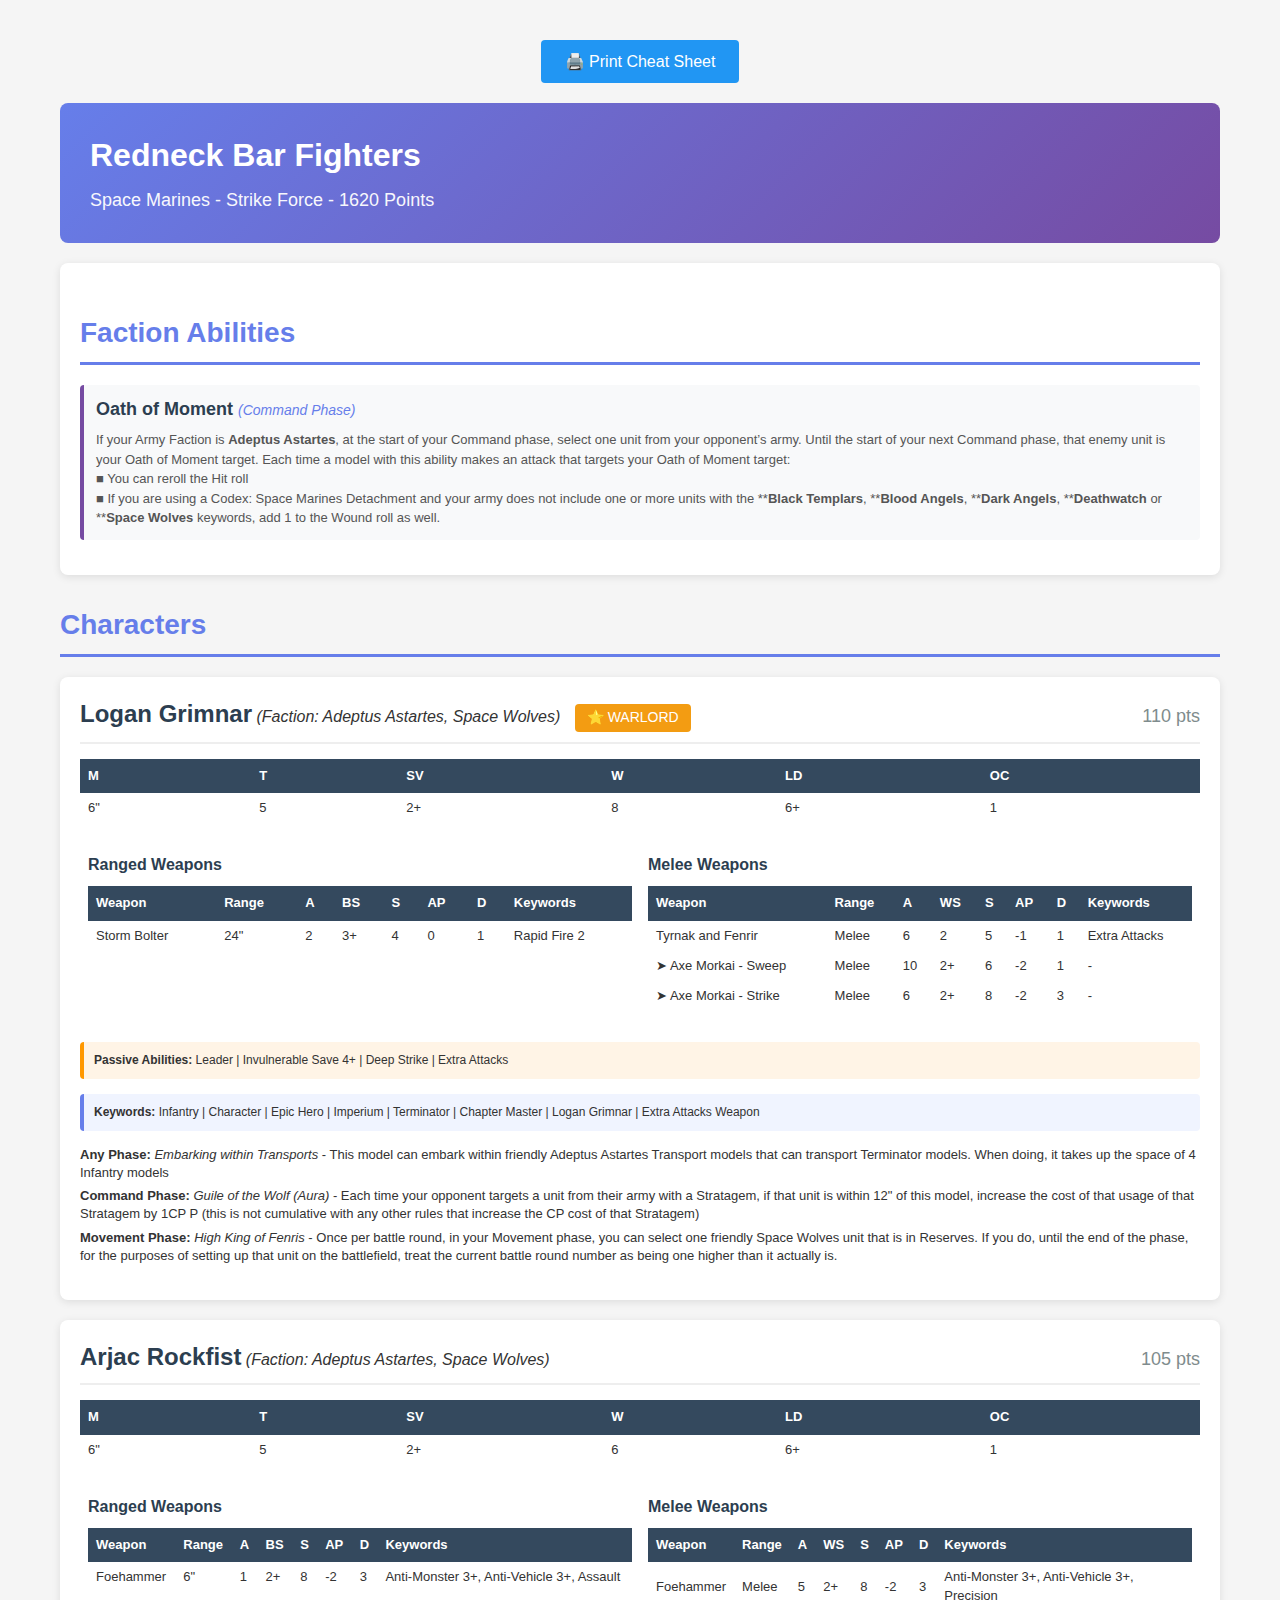
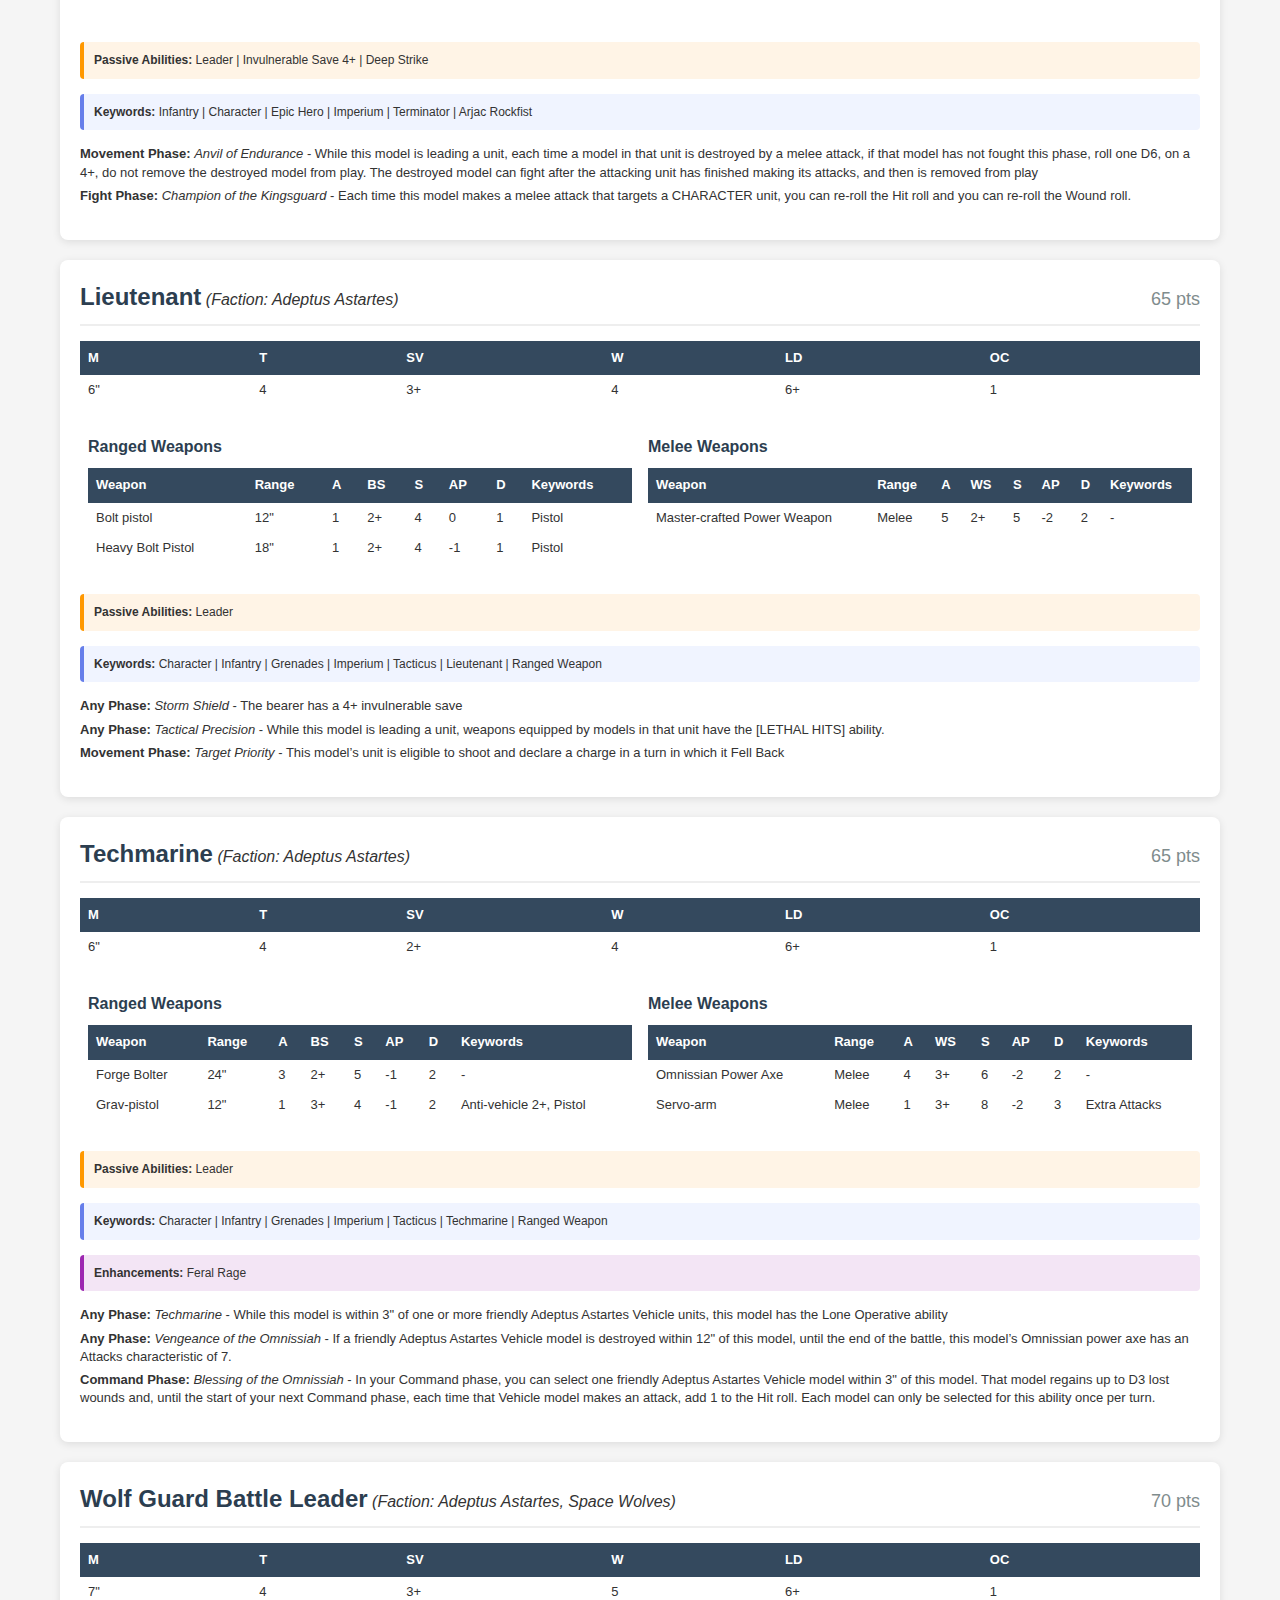
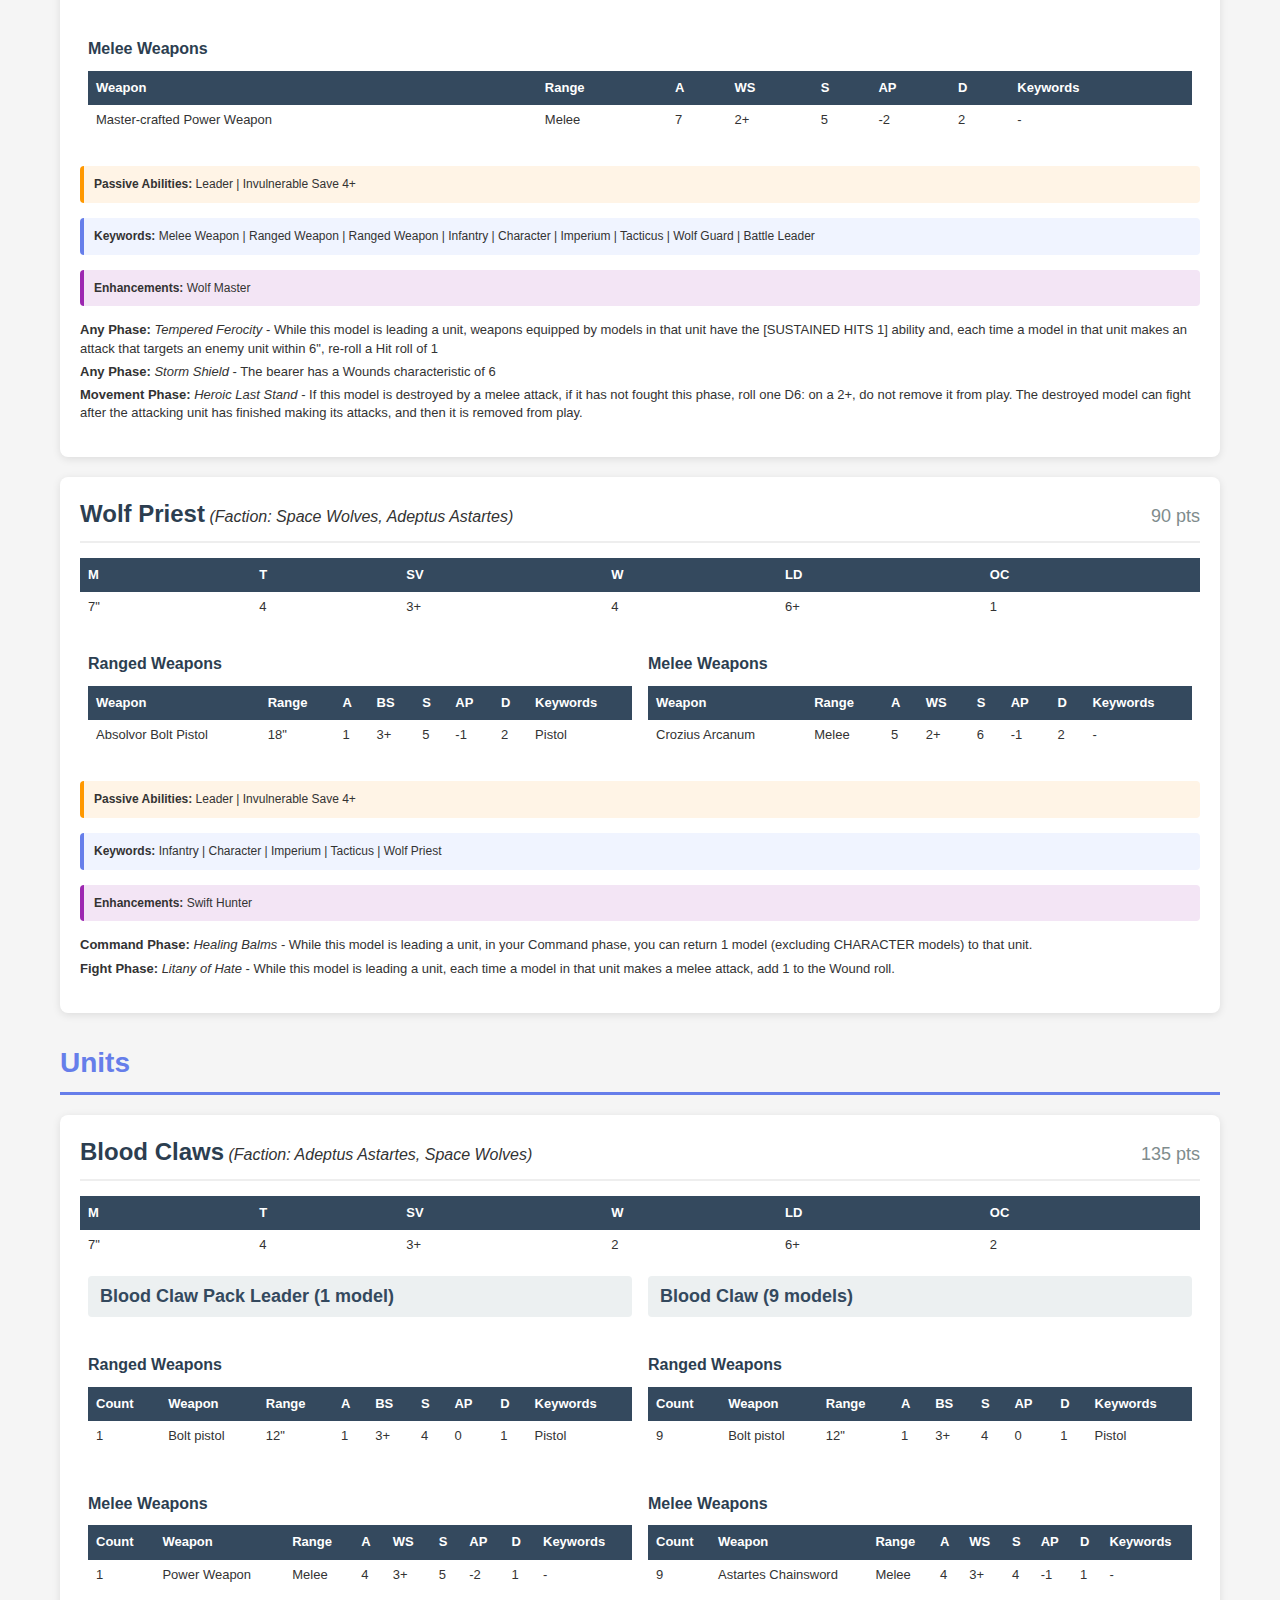
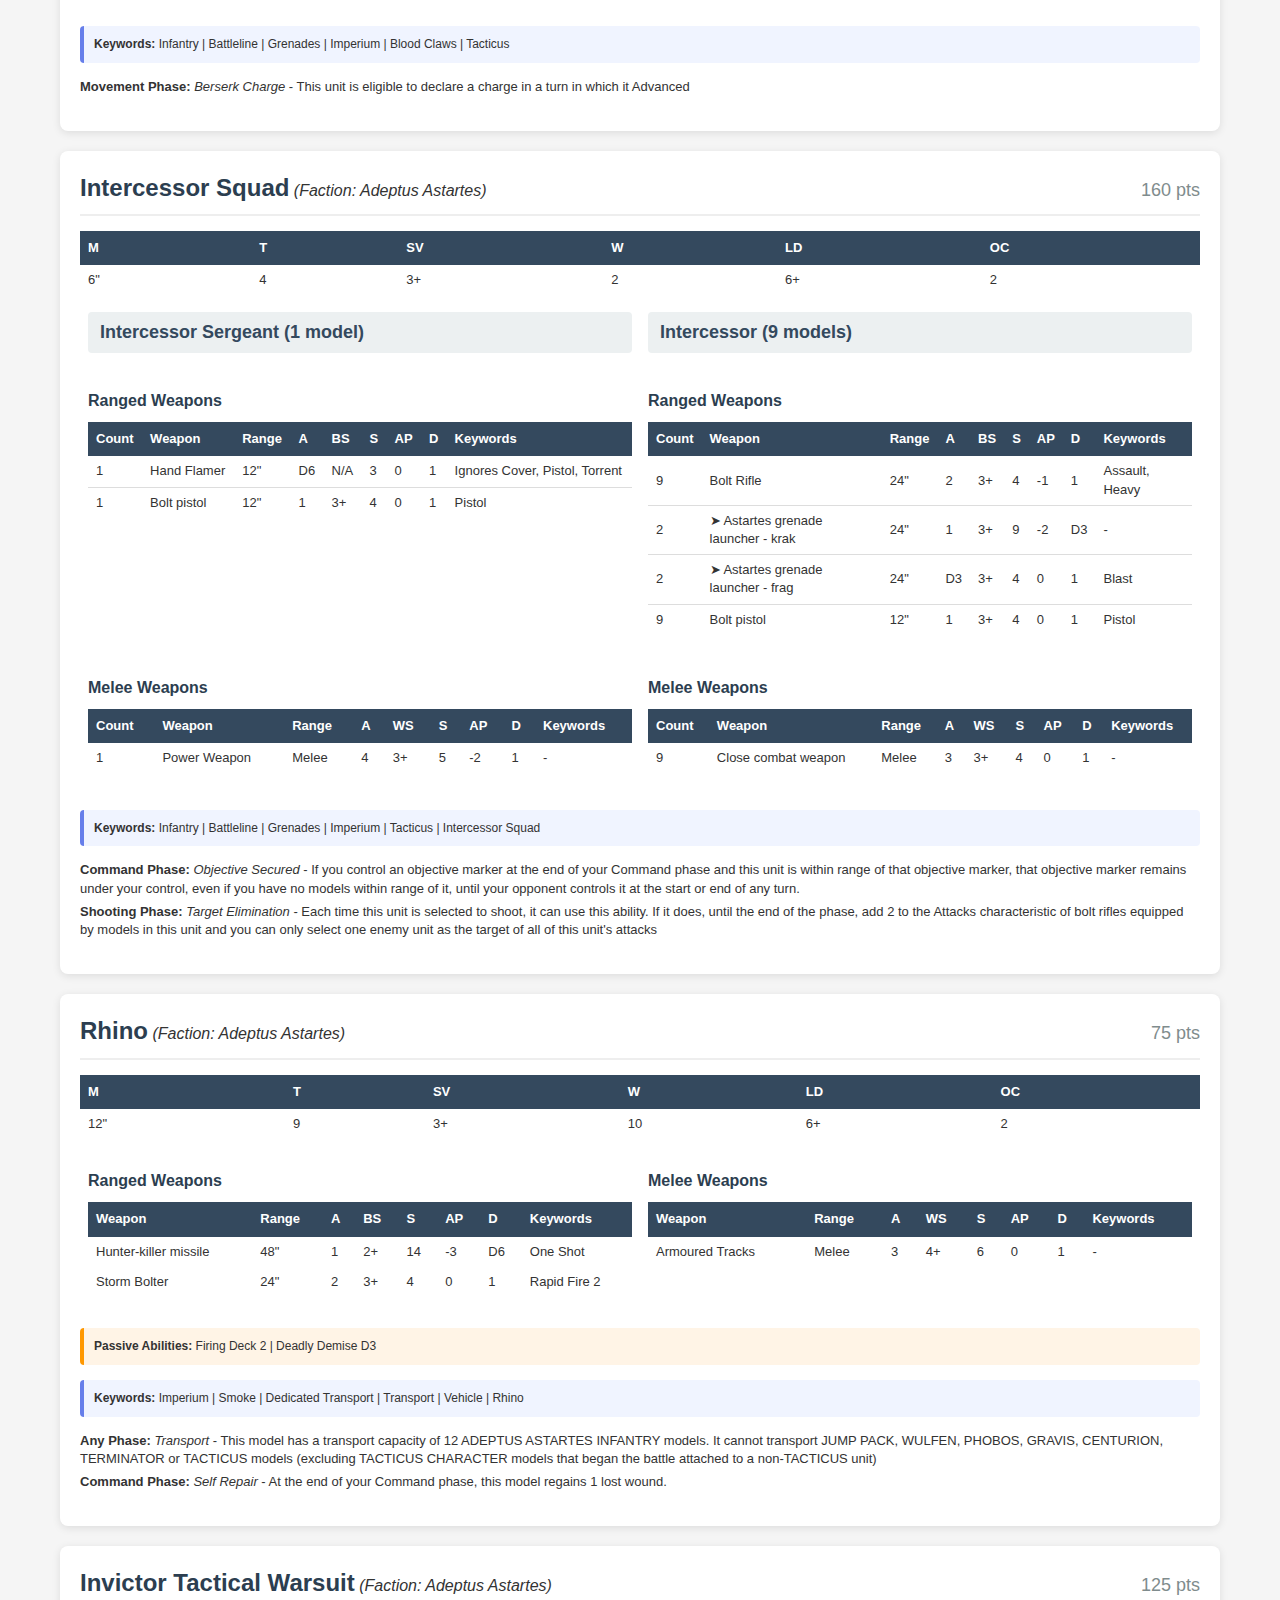
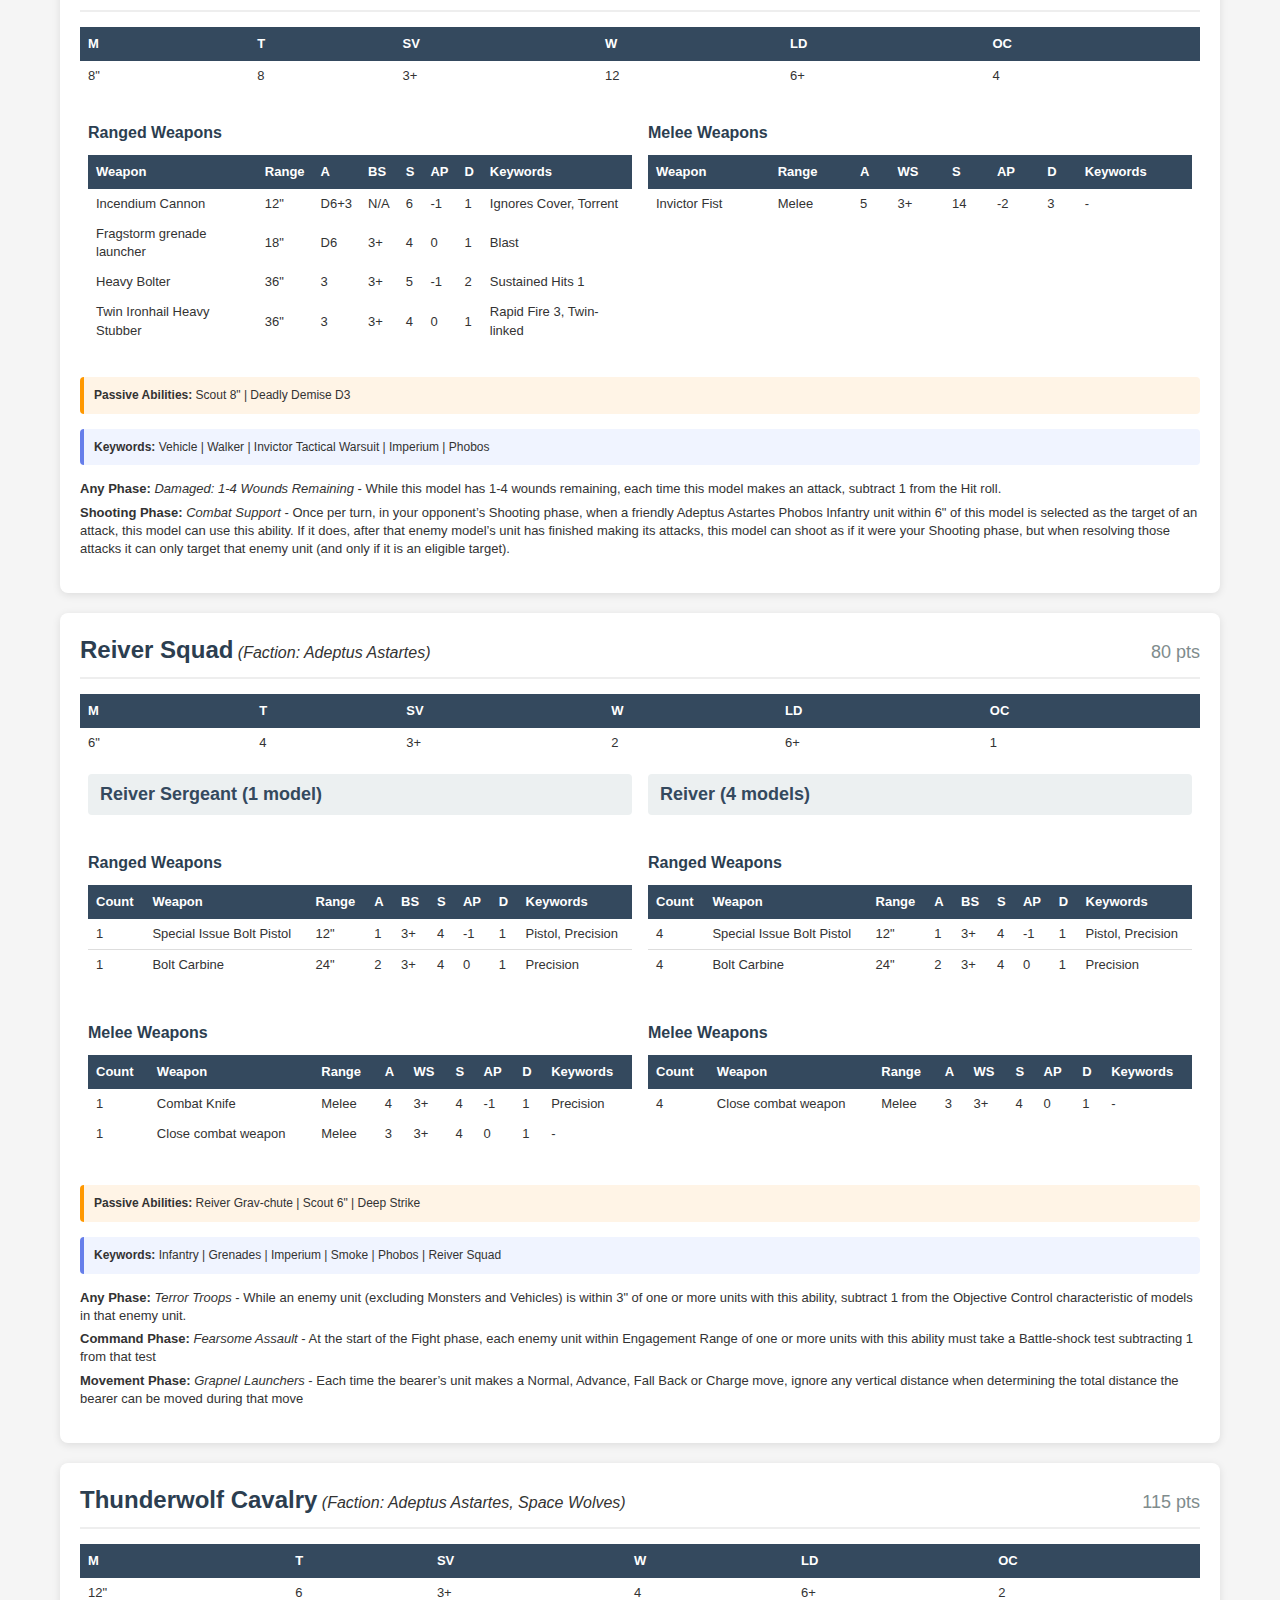
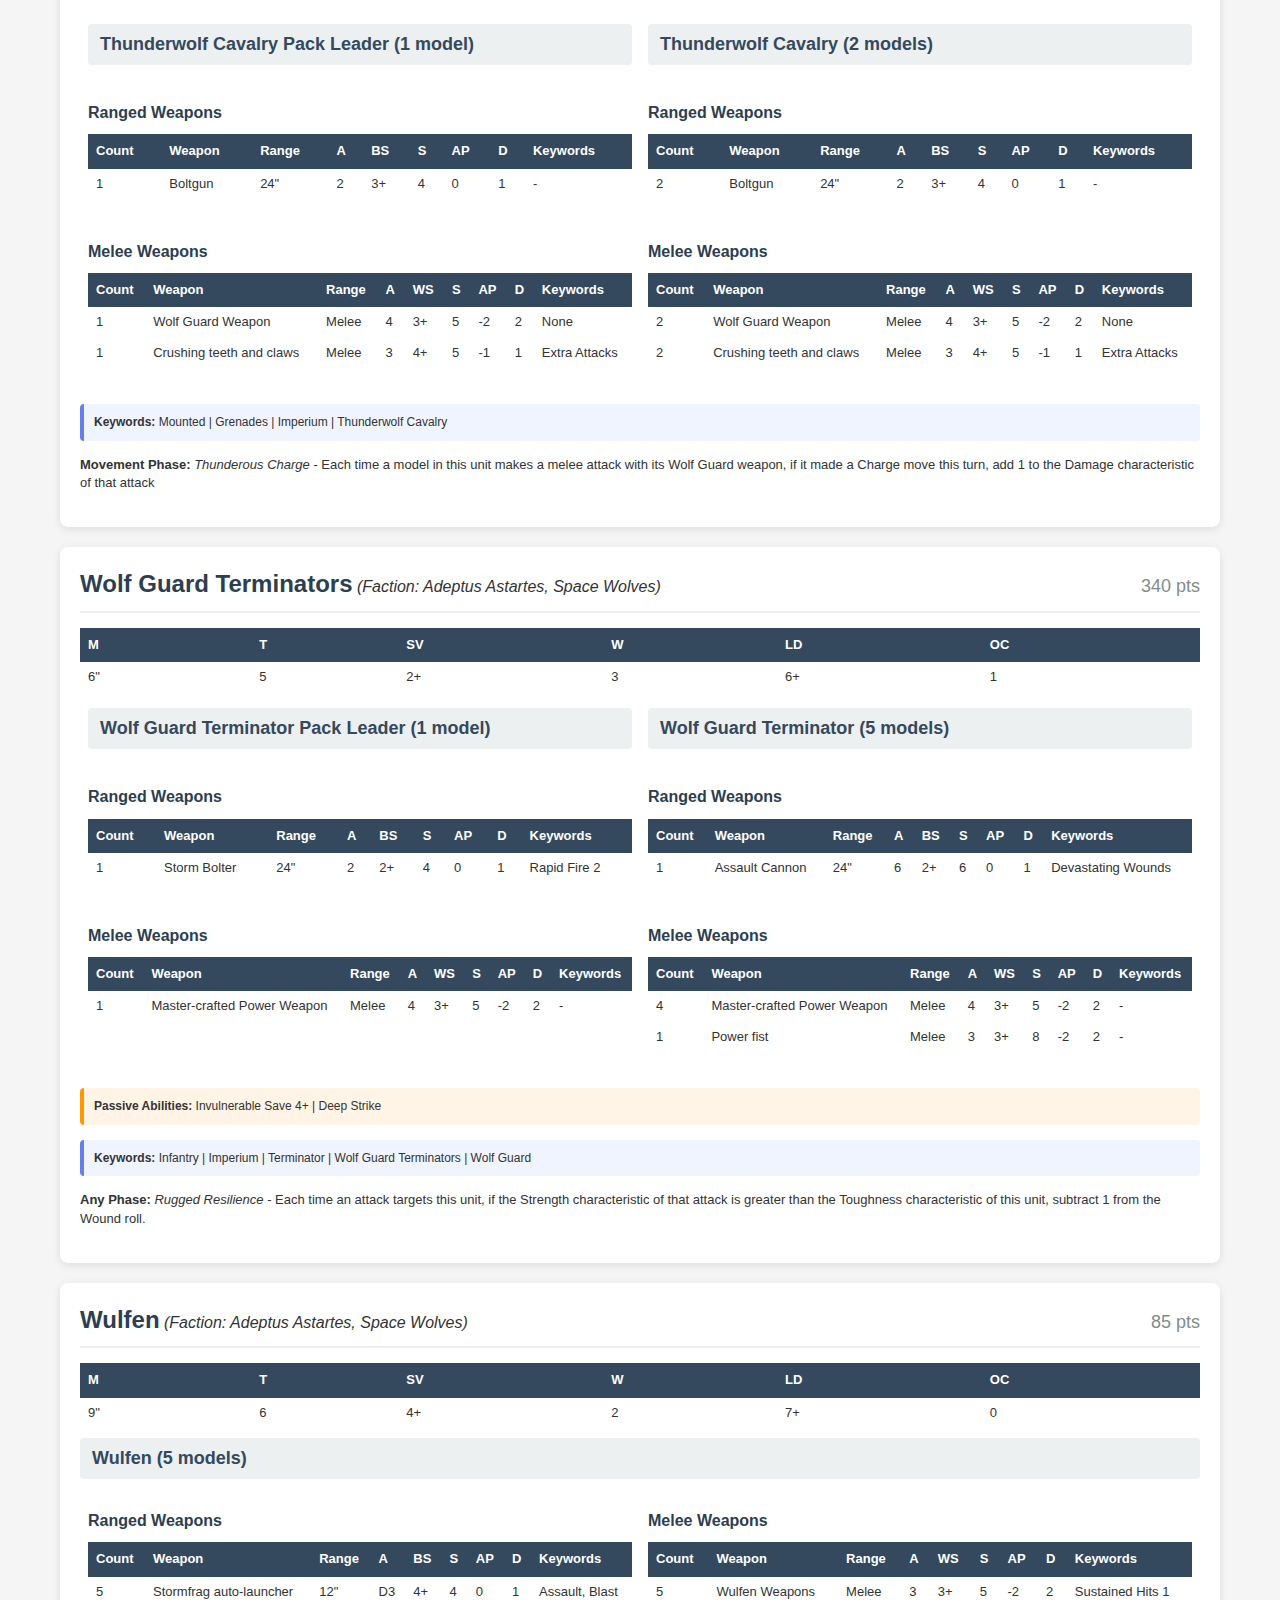
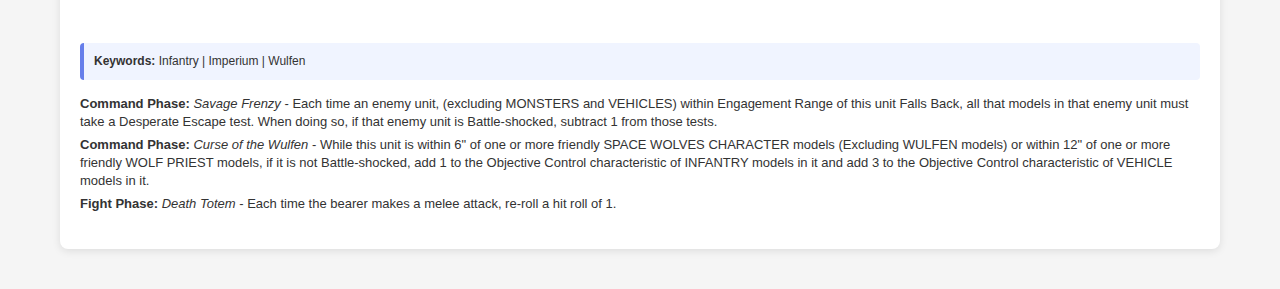
<file: examples/space_wolves_example.html>
<!DOCTYPE html>
<html>
<head>
    <meta charset="UTF-8">
    <title>Redneck Bar Fighters - Cheat Sheet</title>
    <style>
        * {
            margin: 0;
            padding: 0;
            box-sizing: border-box;
        }

        body {
            font-family: 'Segoe UI', Tahoma, Geneva, Verdana, sans-serif;
            line-height: 1.4;
            color: #333;
            background: #f5f5f5;
        }

        @media screen {
            .container {
                max-width: 1200px;
                margin: 0 auto;
                padding: 20px;
            }

            .no-print {
                display: block;
                text-align: center;
                margin: 20px 0;
            }

            .print-button {
                background: #2196F3;
                color: white;
                border: none;
                padding: 12px 24px;
                font-size: 16px;
                cursor: pointer;
                border-radius: 4px;
            }

            .print-button:hover {
                background: #1976D2;
            }
        }

        @media print {
            body {
                background: white;
            }

            .no-print {
                display: none;
            }

            .container {
                max-width: 100%;
                padding: 0;
            }
        }

        .header {
            background: linear-gradient(135deg, #667eea 0%, #764ba2 100%);
            color: white;
            padding: 30px;
            margin-bottom: 20px;
            border-radius: 8px;
        }

        @media print {
            .header {
                border-radius: 0;
                padding: 20px;
            }
        }

        .header h1 {
            font-size: 32px;
            margin-bottom: 10px;
        }

        .header .army-info {
            font-size: 18px;
            opacity: 0.95;
        }

        .section-title {
            font-size: 28px;
            color: #667eea;
            margin: 30px 0 20px 0;
            border-bottom: 3px solid #667eea;
            padding-bottom: 10px;
        }

        @media print {
            .section-title {
                margin-top: 20px;
            }
        }

        /* Unit cards */
        .unit-card {
            background: white;
            border-radius: 8px;
            padding: 20px;
            margin-bottom: 20px;
            box-shadow: 0 2px 8px rgba(0,0,0,0.1);
            page-break-inside: avoid;
            break-inside: avoid;
        }

        @media print {
            .unit-card {
                box-shadow: none;
                border: 2px solid #ddd;
                border-radius: 4px;
                padding: 15px;
                margin-bottom: 15px;
            }

            /* Page break control for intelligent grouping */
            .unit-card.page-break-after {
                page-break-after: always;
            }

            .unit-card.page-break-before {
                page-break-before: always;
            }
        }

        .unit-header {
            display: flex;
            justify-content: space-between;
            align-items: baseline;
            margin-bottom: 15px;
            border-bottom: 2px solid #eee;
            padding-bottom: 10px;
        }

        .unit-name {
            font-size: 24px;
            font-weight: bold;
            color: #2c3e50;
        }

        .unit-points {
            font-size: 18px;
            color: #7f8c8d;
        }

        .warlord-badge {
            display: inline-block;
            background: #f39c12;
            color: white;
            padding: 4px 12px;
            border-radius: 4px;
            font-size: 14px;
            margin-left: 10px;
        }

        .model-section {
            margin: 15px 0;
        }

        .model-header {
            font-size: 18px;
            font-weight: bold;
            color: #34495e;
            margin-bottom: 10px;
            background: #ecf0f1;
            padding: 8px 12px;
            border-radius: 4px;
        }

        /* Tables */
        table {
            width: 100%;
            border-collapse: collapse;
            margin: 10px 0;
            font-size: 13px;
        }

        @media print {
            table {
                font-size: 11px;
            }
        }

        th {
            background: #34495e;
            color: white;
            padding: 8px;
            text-align: left;
            font-weight: 600;
        }

        td {
            padding: 6px 8px;
            border-bottom: 1px solid #ddd;
        }

        tr:last-child td {
            border-bottom: none;
        }

        tr:hover {
            background: #f8f9fa;
        }

        .weapon-section {
            margin: 15px 0;
        }

        .weapon-title {
            font-weight: bold;
            font-size: 16px;
            color: #2c3e50;
            margin: 10px 0 8px 0;
        }

        .keywords-section {
            margin: 15px 0;
            padding: 10px;
            background: #f0f4ff;
            border-left: 4px solid #667eea;
            border-radius: 4px;
            font-size: 12px;
        }

        .passive-abilities-section {
            margin: 15px 0;
            padding: 10px;
            background: #fff4e6;
            border-left: 4px solid #ff9800;
            border-radius: 4px;
            font-size: 12px;
        }

        .enhancements-section {
            margin: 15px 0;
            padding: 10px;
            background: #f3e5f5;
            border-left: 4px solid #9c27b0;
            border-radius: 4px;
            font-size: 12px;
        }

        .abilities-section {
            margin: 15px 0;
        }

        .phase-group {
            margin: 10px 0;
        }

        .phase-title {
            font-weight: bold;
            color: #667eea;
            font-size: 15px;
            margin-bottom: 6px;
        }

        .ability {
            margin: 6px 0 6px 15px;
            line-height: 1.5;
        }

        .ability-name {
            font-weight: bold;
            color: #2c3e50;
        }

        .ability-description {
            color: #555;
            margin-left: 5px;
        }

        .compact-info {
            margin: 10px 0;
            padding: 8px;
            background: #f8f9fa;
            border-left: 3px solid #667eea;
            border-radius: 4px;
            font-size: 13px;
        }

        .ability-compact {
            margin: 5px 0;
            line-height: 1.4;
            font-size: 13px;
        }

        /* Faction abilities section */
        .faction-abilities-section {
            background: white;
            border-radius: 8px;
            padding: 20px;
            margin-bottom: 20px;
            box-shadow: 0 2px 8px rgba(0,0,0,0.1);
            page-break-inside: avoid;
            break-inside: avoid;
        }

        @media print {
            .faction-abilities-section {
                page-break-after: always;
            }
        }

        .faction-ability {
            margin: 15px 0;
            padding: 12px;
            background: #f8f9fa;
            border-left: 4px solid #764ba2;
            border-radius: 4px;
        }

        .faction-ability-header {
            font-size: 18px;
            font-weight: bold;
            color: #2c3e50;
            margin-bottom: 8px;
        }

        .phase-tag {
            font-size: 14px;
            font-weight: normal;
            color: #667eea;
            font-style: italic;
        }

        .faction-ability-description {
            font-size: 13px;
            line-height: 1.5;
            color: #555;
        }

        @media print {
            .faction-abilities-section {
                box-shadow: none;
                border: 2px solid #ddd;
                border-radius: 4px;
                padding: 15px;
                margin-bottom: 15px;
            }

            .faction-ability {
                font-size: 11px;
                padding: 8px;
                margin: 10px 0;
            }

            .faction-ability-header {
                font-size: 14px;
            }

            .phase-tag {
                font-size: 11px;
            }

            .faction-ability-description {
                font-size: 10px;
                line-height: 1.4;
            }
        }

        @media print {
            @page {
                margin: 1.5cm;
            }

            .compact-info {
                font-size: 11px;
                padding: 6px;
                margin: 8px 0;
            }

            .ability-compact {
                font-size: 11px;
                margin: 3px 0;
            }

            .keywords-section {
                font-size: 10px;
                padding: 8px;
                margin: 10px 0;
            }

            .passive-abilities-section {
                font-size: 10px;
                padding: 8px;
                margin: 10px 0;
            }

            .enhancements-section {
                font-size: 10px;
                padding: 8px;
                margin: 10px 0;
            }
        }
    </style>
</head>
<body>
    <div class="container">
        <div class="no-print">
            <button class="print-button" onclick="window.print()">🖨️ Print Cheat Sheet</button>
        </div>

        <div class="header">
            <h1>Redneck Bar Fighters</h1>
            <div class="army-info">Space Marines - Strike Force - 1620 Points</div>
        </div>

        <div class="faction-abilities-section">
            <h2 class="section-title">Faction Abilities</h2>
        <div class="faction-ability">
            <div class="faction-ability-header">Oath of Moment <span class="phase-tag">(Command Phase)</span></div>
            <div class="faction-ability-description">If your Army Faction is <strong>Adeptus Astartes</strong>, at the start of your Command phase, select one unit from your opponent’s army. Until the start of your next Command phase, that enemy unit is your Oath of Moment target. Each time a model with this ability makes an attack that targets your Oath of Moment target:<br>■ You can reroll the Hit roll<br>■ If you are using a Codex: Space Marines Detachment and your army does not include one or more units with the **<strong>Black Templars</strong>, **<strong>Blood Angels</strong>, **<strong>Dark Angels</strong>, **<strong>Deathwatch</strong> or **<strong>Space Wolves</strong> keywords, add 1 to the Wound roll as well.</div>
        </div>
        </div>
        <h2 class="section-title">Characters</h2>
        <div class="unit-card">
            <div class="unit-header">
                <div>
                    <span class="unit-name">Logan Grimnar</span> <em>(Faction: Adeptus Astartes, Space Wolves)</em>
                    <span class="warlord-badge">⭐ WARLORD</span>
                </div>
                <span class="unit-points">110 pts</span>
            </div>
            <table>
                <tr>
                    <th>M</th><th>T</th><th>SV</th><th>W</th><th>LD</th><th>OC</th>
                </tr>
                <tr>
                    <td>6"</td>
                    <td>5</td>
                    <td>2+</td>
                    <td>8</td>
                    <td>6+</td>
                    <td>1</td>
                </tr>
            </table>
            <div class="weapon-section">
                <table style="width: 100%; border: none;"><tr>
                    <td style="width: 50%; vertical-align: top; border: none;">
                        <div class="weapon-title">Ranged Weapons</div>
                        <table>
                            <tr>
                                <th>Weapon</th><th>Range</th><th>A</th><th>BS</th><th>S</th><th>AP</th><th>D</th><th>Keywords</th>
                            </tr>
                            <tr>
                                <td>Storm Bolter</td>
                                <td>24"</td>
                                <td>2</td>
                                <td>3+</td>
                                <td>4</td>
                                <td>0</td>
                                <td>1</td>
                                <td>Rapid Fire 2</td>
                            </tr>
                        </table>
                    </td>
                    <td style="width: 50%; vertical-align: top; border: none;">
                        <div class="weapon-title">Melee Weapons</div>
                        <table>
                            <tr>
                                <th>Weapon</th><th>Range</th><th>A</th><th>WS</th><th>S</th><th>AP</th><th>D</th><th>Keywords</th>
                            </tr>
                            <tr>
                                <td>Tyrnak and Fenrir</td>
                                <td>Melee</td>
                                <td>6</td>
                                <td>2</td>
                                <td>5</td>
                                <td>-1</td>
                                <td>1</td>
                                <td>Extra Attacks</td>
                            </tr>
                            <tr>
                                <td>➤ Axe Morkai - Sweep</td>
                                <td>Melee</td>
                                <td>10</td>
                                <td>2+</td>
                                <td>6</td>
                                <td>-2</td>
                                <td>1</td>
                                <td>-</td>
                            </tr>
                            <tr>
                                <td>➤ Axe Morkai - Strike</td>
                                <td>Melee</td>
                                <td>6</td>
                                <td>2+</td>
                                <td>8</td>
                                <td>-2</td>
                                <td>3</td>
                                <td>-</td>
                            </tr>
                        </table>
                    </td>
                </tr></table>
            </div>
            <div class="passive-abilities-section"><strong>Passive Abilities:</strong> Leader | Invulnerable Save 4+ | Deep Strike | Extra Attacks</div>
            <div class="keywords-section"><strong>Keywords:</strong> Infantry | Character | Epic Hero | Imperium | Terminator | Chapter Master | Logan Grimnar | Extra Attacks Weapon</div>
            <div class="abilities-section">
                <div class="ability-compact">
                    <strong>Any Phase:</strong> <em>Embarking within Transports</em> - This model can embark within friendly Adeptus Astartes Transport models that can transport Terminator models. When doing, it takes up the space of 4 Infantry models
                </div>
                <div class="ability-compact">
                    <strong>Command Phase:</strong> <em>Guile of the Wolf (Aura)</em> - Each time your opponent targets a unit from their army with a Stratagem, if that unit is within 12" of this model, increase the cost of that usage of that Stratagem by 1CP P (this is not cumulative with any other rules that increase the CP cost of that Stratagem)
                </div>
                <div class="ability-compact">
                    <strong>Movement Phase:</strong> <em>High King of Fenris</em> - Once per battle round, in your Movement phase, you can select one friendly Space Wolves unit that is in Reserves. If you do, until the end of the phase, for the purposes of setting up that unit on the battlefield, treat the current battle round number as being one higher than it actually is.
                </div>
            </div>
        </div>
        <div class="unit-card">
            <div class="unit-header">
                <div>
                    <span class="unit-name">Arjac Rockfist</span> <em>(Faction: Adeptus Astartes, Space Wolves)</em>
                    
                </div>
                <span class="unit-points">105 pts</span>
            </div>
            <table>
                <tr>
                    <th>M</th><th>T</th><th>SV</th><th>W</th><th>LD</th><th>OC</th>
                </tr>
                <tr>
                    <td>6"</td>
                    <td>5</td>
                    <td>2+</td>
                    <td>6</td>
                    <td>6+</td>
                    <td>1</td>
                </tr>
            </table>
            <div class="weapon-section">
                <table style="width: 100%; border: none;"><tr>
                    <td style="width: 50%; vertical-align: top; border: none;">
                        <div class="weapon-title">Ranged Weapons</div>
                        <table>
                            <tr>
                                <th>Weapon</th><th>Range</th><th>A</th><th>BS</th><th>S</th><th>AP</th><th>D</th><th>Keywords</th>
                            </tr>
                            <tr>
                                <td>Foehammer</td>
                                <td>6"</td>
                                <td>1</td>
                                <td>2+</td>
                                <td>8</td>
                                <td>-2</td>
                                <td>3</td>
                                <td>Anti-Monster 3+, Anti-Vehicle 3+, Assault</td>
                            </tr>
                        </table>
                    </td>
                    <td style="width: 50%; vertical-align: top; border: none;">
                        <div class="weapon-title">Melee Weapons</div>
                        <table>
                            <tr>
                                <th>Weapon</th><th>Range</th><th>A</th><th>WS</th><th>S</th><th>AP</th><th>D</th><th>Keywords</th>
                            </tr>
                            <tr>
                                <td>Foehammer</td>
                                <td>Melee</td>
                                <td>5</td>
                                <td>2+</td>
                                <td>8</td>
                                <td>-2</td>
                                <td>3</td>
                                <td>Anti-Monster 3+, Anti-Vehicle 3+, Precision</td>
                            </tr>
                        </table>
                    </td>
                </tr></table>
            </div>
            <div class="passive-abilities-section"><strong>Passive Abilities:</strong> Leader | Invulnerable Save 4+ | Deep Strike</div>
            <div class="keywords-section"><strong>Keywords:</strong> Infantry | Character | Epic Hero | Imperium | Terminator | Arjac Rockfist</div>
            <div class="abilities-section">
                <div class="ability-compact">
                    <strong>Movement Phase:</strong> <em>Anvil of Endurance</em> - While this model is leading a unit, each time a model in that unit is destroyed by a melee attack, if that model has not fought this phase, roll one D6, on a 4+, do not remove the destroyed model from play. The destroyed model can fight after the attacking unit has finished making its attacks, and then is removed from play
                </div>
                <div class="ability-compact">
                    <strong>Fight Phase:</strong> <em>Champion of the Kingsguard</em> - Each time this model makes a melee attack that targets a CHARACTER unit, you can re-roll the Hit roll and you can re-roll the Wound roll.
                </div>
            </div>
        </div>
        <div class="unit-card">
            <div class="unit-header">
                <div>
                    <span class="unit-name">Lieutenant</span> <em>(Faction: Adeptus Astartes)</em>
                    
                </div>
                <span class="unit-points">65 pts</span>
            </div>
            <table>
                <tr>
                    <th>M</th><th>T</th><th>SV</th><th>W</th><th>LD</th><th>OC</th>
                </tr>
                <tr>
                    <td>6"</td>
                    <td>4</td>
                    <td>3+</td>
                    <td>4</td>
                    <td>6+</td>
                    <td>1</td>
                </tr>
            </table>
            <div class="weapon-section">
                <table style="width: 100%; border: none;"><tr>
                    <td style="width: 50%; vertical-align: top; border: none;">
                        <div class="weapon-title">Ranged Weapons</div>
                        <table>
                            <tr>
                                <th>Weapon</th><th>Range</th><th>A</th><th>BS</th><th>S</th><th>AP</th><th>D</th><th>Keywords</th>
                            </tr>
                            <tr>
                                <td>Bolt pistol</td>
                                <td>12"</td>
                                <td>1</td>
                                <td>2+</td>
                                <td>4</td>
                                <td>0</td>
                                <td>1</td>
                                <td>Pistol</td>
                            </tr>
                            <tr>
                                <td>Heavy Bolt Pistol</td>
                                <td>18"</td>
                                <td>1</td>
                                <td>2+</td>
                                <td>4</td>
                                <td>-1</td>
                                <td>1</td>
                                <td>Pistol</td>
                            </tr>
                        </table>
                    </td>
                    <td style="width: 50%; vertical-align: top; border: none;">
                        <div class="weapon-title">Melee Weapons</div>
                        <table>
                            <tr>
                                <th>Weapon</th><th>Range</th><th>A</th><th>WS</th><th>S</th><th>AP</th><th>D</th><th>Keywords</th>
                            </tr>
                            <tr>
                                <td>Master-crafted Power Weapon</td>
                                <td>Melee</td>
                                <td>5</td>
                                <td>2+</td>
                                <td>5</td>
                                <td>-2</td>
                                <td>2</td>
                                <td>-</td>
                            </tr>
                        </table>
                    </td>
                </tr></table>
            </div>
            <div class="passive-abilities-section"><strong>Passive Abilities:</strong> Leader</div>
            <div class="keywords-section"><strong>Keywords:</strong> Character | Infantry | Grenades | Imperium | Tacticus | Lieutenant | Ranged Weapon</div>
            <div class="abilities-section">
                <div class="ability-compact">
                    <strong>Any Phase:</strong> <em>Storm Shield</em> - The bearer has a 4+ invulnerable save
                </div>
                <div class="ability-compact">
                    <strong>Any Phase:</strong> <em>Tactical Precision</em> - While this model is leading a unit, weapons equipped by models in that unit have the [LETHAL HITS] ability.
                </div>
                <div class="ability-compact">
                    <strong>Movement Phase:</strong> <em>Target Priority</em> - This model’s unit is eligible to shoot and declare a charge in a turn in which it Fell Back
                </div>
            </div>
        </div>
        <div class="unit-card">
            <div class="unit-header">
                <div>
                    <span class="unit-name">Techmarine</span> <em>(Faction: Adeptus Astartes)</em>
                    
                </div>
                <span class="unit-points">65 pts</span>
            </div>
            <table>
                <tr>
                    <th>M</th><th>T</th><th>SV</th><th>W</th><th>LD</th><th>OC</th>
                </tr>
                <tr>
                    <td>6"</td>
                    <td>4</td>
                    <td>2+</td>
                    <td>4</td>
                    <td>6+</td>
                    <td>1</td>
                </tr>
            </table>
            <div class="weapon-section">
                <table style="width: 100%; border: none;"><tr>
                    <td style="width: 50%; vertical-align: top; border: none;">
                        <div class="weapon-title">Ranged Weapons</div>
                        <table>
                            <tr>
                                <th>Weapon</th><th>Range</th><th>A</th><th>BS</th><th>S</th><th>AP</th><th>D</th><th>Keywords</th>
                            </tr>
                            <tr>
                                <td>Forge Bolter</td>
                                <td>24"</td>
                                <td>3</td>
                                <td>2+</td>
                                <td>5</td>
                                <td>-1</td>
                                <td>2</td>
                                <td>-</td>
                            </tr>
                            <tr>
                                <td>Grav-pistol</td>
                                <td>12"</td>
                                <td>1</td>
                                <td>3+</td>
                                <td>4</td>
                                <td>-1</td>
                                <td>2</td>
                                <td>Anti-vehicle 2+, Pistol</td>
                            </tr>
                        </table>
                    </td>
                    <td style="width: 50%; vertical-align: top; border: none;">
                        <div class="weapon-title">Melee Weapons</div>
                        <table>
                            <tr>
                                <th>Weapon</th><th>Range</th><th>A</th><th>WS</th><th>S</th><th>AP</th><th>D</th><th>Keywords</th>
                            </tr>
                            <tr>
                                <td>Omnissian Power Axe</td>
                                <td>Melee</td>
                                <td>4</td>
                                <td>3+</td>
                                <td>6</td>
                                <td>-2</td>
                                <td>2</td>
                                <td>-</td>
                            </tr>
                            <tr>
                                <td>Servo-arm</td>
                                <td>Melee</td>
                                <td>1</td>
                                <td>3+</td>
                                <td>8</td>
                                <td>-2</td>
                                <td>3</td>
                                <td>Extra Attacks</td>
                            </tr>
                        </table>
                    </td>
                </tr></table>
            </div>
            <div class="passive-abilities-section"><strong>Passive Abilities:</strong> Leader</div>
            <div class="keywords-section"><strong>Keywords:</strong> Character | Infantry | Grenades | Imperium | Tacticus | Techmarine | Ranged Weapon</div>
            <div class="enhancements-section"><strong>Enhancements:</strong> Feral Rage</div>
            <div class="abilities-section">
                <div class="ability-compact">
                    <strong>Any Phase:</strong> <em>Techmarine</em> - While this model is within 3" of one or more friendly Adeptus Astartes Vehicle units, this model has the Lone Operative ability
                </div>
                <div class="ability-compact">
                    <strong>Any Phase:</strong> <em>Vengeance of the Omnissiah</em> - If a friendly Adeptus Astartes Vehicle model is destroyed within 12" of this model, until the end of the battle, this model’s Omnissian power axe has an<br>Attacks characteristic of 7.
                </div>
                <div class="ability-compact">
                    <strong>Command Phase:</strong> <em>Blessing of the Omnissiah</em> - In your Command phase, you can select one friendly Adeptus Astartes Vehicle model within 3" of this model. That model regains up to D3 lost wounds and, until the start of your next Command phase, each time that Vehicle model makes an attack, add 1 to the Hit roll. Each model can only be selected for this ability once per turn.
                </div>
            </div>
        </div>
        <div class="unit-card">
            <div class="unit-header">
                <div>
                    <span class="unit-name">Wolf Guard Battle Leader</span> <em>(Faction: Adeptus Astartes, Space Wolves)</em>
                    
                </div>
                <span class="unit-points">70 pts</span>
            </div>
            <table>
                <tr>
                    <th>M</th><th>T</th><th>SV</th><th>W</th><th>LD</th><th>OC</th>
                </tr>
                <tr>
                    <td>7"</td>
                    <td>4</td>
                    <td>3+</td>
                    <td>5</td>
                    <td>6+</td>
                    <td>1</td>
                </tr>
            </table>
            <div class="weapon-section">
                <table style="width: 100%; border: none;"><tr>
                    <td style="width: 50%; vertical-align: top; border: none;">
                        <div class="weapon-title">Melee Weapons</div>
                        <table>
                            <tr>
                                <th>Weapon</th><th>Range</th><th>A</th><th>WS</th><th>S</th><th>AP</th><th>D</th><th>Keywords</th>
                            </tr>
                            <tr>
                                <td>Master-crafted Power Weapon</td>
                                <td>Melee</td>
                                <td>7</td>
                                <td>2+</td>
                                <td>5</td>
                                <td>-2</td>
                                <td>2</td>
                                <td>-</td>
                            </tr>
                        </table>
                    </td>
                </tr></table>
            </div>
            <div class="passive-abilities-section"><strong>Passive Abilities:</strong> Leader | Invulnerable Save 4+</div>
            <div class="keywords-section"><strong>Keywords:</strong> Melee Weapon | Ranged Weapon | Ranged Weapon | Infantry | Character | Imperium | Tacticus | Wolf Guard | Battle Leader</div>
            <div class="enhancements-section"><strong>Enhancements:</strong> Wolf Master</div>
            <div class="abilities-section">
                <div class="ability-compact">
                    <strong>Any Phase:</strong> <em>Tempered Ferocity</em> - While this model is leading a unit, weapons equipped by models in that unit have the [SUSTAINED HITS 1] ability and, each time a model in that unit makes an attack that targets an enemy unit within 6", re-roll a Hit roll of 1
                </div>
                <div class="ability-compact">
                    <strong>Any Phase:</strong> <em>Storm Shield</em> - The bearer has a Wounds characteristic of 6
                </div>
                <div class="ability-compact">
                    <strong>Movement Phase:</strong> <em>Heroic Last Stand</em> - If this model is destroyed by a melee attack, if it has not fought this phase, roll one D6: on a 2+, do not remove it from play. The destroyed model can fight after the attacking unit has finished making its attacks, and then it is removed from play.
                </div>
            </div>
        </div>
        <div class="unit-card">
            <div class="unit-header">
                <div>
                    <span class="unit-name">Wolf Priest</span> <em>(Faction: Space Wolves, Adeptus Astartes)</em>
                    
                </div>
                <span class="unit-points">90 pts</span>
            </div>
            <table>
                <tr>
                    <th>M</th><th>T</th><th>SV</th><th>W</th><th>LD</th><th>OC</th>
                </tr>
                <tr>
                    <td>7"</td>
                    <td>4</td>
                    <td>3+</td>
                    <td>4</td>
                    <td>6+</td>
                    <td>1</td>
                </tr>
            </table>
            <div class="weapon-section">
                <table style="width: 100%; border: none;"><tr>
                    <td style="width: 50%; vertical-align: top; border: none;">
                        <div class="weapon-title">Ranged Weapons</div>
                        <table>
                            <tr>
                                <th>Weapon</th><th>Range</th><th>A</th><th>BS</th><th>S</th><th>AP</th><th>D</th><th>Keywords</th>
                            </tr>
                            <tr>
                                <td>Absolvor Bolt Pistol</td>
                                <td>18"</td>
                                <td>1</td>
                                <td>3+</td>
                                <td>5</td>
                                <td>-1</td>
                                <td>2</td>
                                <td>Pistol</td>
                            </tr>
                        </table>
                    </td>
                    <td style="width: 50%; vertical-align: top; border: none;">
                        <div class="weapon-title">Melee Weapons</div>
                        <table>
                            <tr>
                                <th>Weapon</th><th>Range</th><th>A</th><th>WS</th><th>S</th><th>AP</th><th>D</th><th>Keywords</th>
                            </tr>
                            <tr>
                                <td>Crozius Arcanum</td>
                                <td>Melee</td>
                                <td>5</td>
                                <td>2+</td>
                                <td>6</td>
                                <td>-1</td>
                                <td>2</td>
                                <td>-</td>
                            </tr>
                        </table>
                    </td>
                </tr></table>
            </div>
            <div class="passive-abilities-section"><strong>Passive Abilities:</strong> Leader | Invulnerable Save 4+</div>
            <div class="keywords-section"><strong>Keywords:</strong> Infantry | Character | Imperium | Tacticus | Wolf Priest</div>
            <div class="enhancements-section"><strong>Enhancements:</strong> Swift Hunter</div>
            <div class="abilities-section">
                <div class="ability-compact">
                    <strong>Command Phase:</strong> <em>Healing Balms</em> - While this model is leading a unit, in your Command phase, you can return 1 model (excluding CHARACTER models) to that unit.
                </div>
                <div class="ability-compact">
                    <strong>Fight Phase:</strong> <em>Litany of Hate</em> - While this model is leading a unit, each time a model in that unit makes a melee attack, add 1 to the Wound roll.
                </div>
            </div>
        </div>
        <h2 class="section-title">Units</h2>
        <div class="unit-card">
            <div class="unit-header">
                <div>
                    <span class="unit-name">Blood Claws</span> <em>(Faction: Adeptus Astartes, Space Wolves)</em>
                    
                </div>
                <span class="unit-points">135 pts</span>
            </div>
            <table>
                <tr>
                    <th>M</th><th>T</th><th>SV</th><th>W</th><th>LD</th><th>OC</th>
                </tr>
                <tr>
                    <td>7"</td>
                    <td>4</td>
                    <td>3+</td>
                    <td>2</td>
                    <td>6+</td>
                    <td>2</td>
                </tr>
            </table>
            <table style="width: 100%; border: none;">
                <tr>
                    <td style="width: 50%; vertical-align: top; border: none;">
                <div class="model-header">Blood Claw Pack Leader (1 model)</div>
                    </td>
                    <td style="width: 50%; vertical-align: top; border: none;">
                <div class="model-header">Blood Claw (9 models)</div>
                    </td>
                </tr>
                <tr>
                    <td style="width: 50%; vertical-align: top; border: none;">
                <div class="weapon-section">
                    <div class="weapon-title">Ranged Weapons</div>
                    <table>
                        <tr>
                            <th>Count</th><th>Weapon</th><th>Range</th><th>A</th><th>BS</th><th>S</th><th>AP</th><th>D</th><th>Keywords</th>
                        </tr>
                        <tr>
                            <td>1</td>
                            <td>Bolt pistol</td>
                            <td>12"</td>
                            <td>1</td>
                            <td>3+</td>
                            <td>4</td>
                            <td>0</td>
                            <td>1</td>
                            <td>Pistol</td>
                        </tr>
                    </table>
                </div>
                    </td>
                    <td style="width: 50%; vertical-align: top; border: none;">
                <div class="weapon-section">
                    <div class="weapon-title">Ranged Weapons</div>
                    <table>
                        <tr>
                            <th>Count</th><th>Weapon</th><th>Range</th><th>A</th><th>BS</th><th>S</th><th>AP</th><th>D</th><th>Keywords</th>
                        </tr>
                        <tr>
                            <td>9</td>
                            <td>Bolt pistol</td>
                            <td>12"</td>
                            <td>1</td>
                            <td>3+</td>
                            <td>4</td>
                            <td>0</td>
                            <td>1</td>
                            <td>Pistol</td>
                        </tr>
                    </table>
                </div>
                    </td>
                </tr>
                <tr>
                    <td style="width: 50%; vertical-align: top; border: none;">
                <div class="weapon-section">
                    <div class="weapon-title">Melee Weapons</div>
                    <table>
                        <tr>
                            <th>Count</th><th>Weapon</th><th>Range</th><th>A</th><th>WS</th><th>S</th><th>AP</th><th>D</th><th>Keywords</th>
                        </tr>
                        <tr>
                            <td>1</td>
                            <td>Power Weapon</td>
                            <td>Melee</td>
                            <td>4</td>
                            <td>3+</td>
                            <td>5</td>
                            <td>-2</td>
                            <td>1</td>
                            <td>-</td>
                        </tr>
                    </table>
                </div>
                    </td>
                    <td style="width: 50%; vertical-align: top; border: none;">
                <div class="weapon-section">
                    <div class="weapon-title">Melee Weapons</div>
                    <table>
                        <tr>
                            <th>Count</th><th>Weapon</th><th>Range</th><th>A</th><th>WS</th><th>S</th><th>AP</th><th>D</th><th>Keywords</th>
                        </tr>
                        <tr>
                            <td>9</td>
                            <td>Astartes Chainsword</td>
                            <td>Melee</td>
                            <td>4</td>
                            <td>3+</td>
                            <td>4</td>
                            <td>-1</td>
                            <td>1</td>
                            <td>-</td>
                        </tr>
                    </table>
                </div>
                    </td>
                </tr>
            </table>
            <div class="keywords-section"><strong>Keywords:</strong> Infantry | Battleline | Grenades | Imperium | Blood Claws | Tacticus</div>
            <div class="abilities-section">
                <div class="ability-compact">
                    <strong>Movement Phase:</strong> <em>Berserk Charge</em> - This unit is eligible to declare a charge in a turn in which it Advanced
                </div>
            </div>
        </div>
        <div class="unit-card">
            <div class="unit-header">
                <div>
                    <span class="unit-name">Intercessor Squad</span> <em>(Faction: Adeptus Astartes)</em>
                    
                </div>
                <span class="unit-points">160 pts</span>
            </div>
            <table>
                <tr>
                    <th>M</th><th>T</th><th>SV</th><th>W</th><th>LD</th><th>OC</th>
                </tr>
                <tr>
                    <td>6"</td>
                    <td>4</td>
                    <td>3+</td>
                    <td>2</td>
                    <td>6+</td>
                    <td>2</td>
                </tr>
            </table>
            <table style="width: 100%; border: none;">
                <tr>
                    <td style="width: 50%; vertical-align: top; border: none;">
                <div class="model-header">Intercessor Sergeant (1 model)</div>
                    </td>
                    <td style="width: 50%; vertical-align: top; border: none;">
                <div class="model-header">Intercessor (9 models)</div>
                    </td>
                </tr>
                <tr>
                    <td style="width: 50%; vertical-align: top; border: none;">
                <div class="weapon-section">
                    <div class="weapon-title">Ranged Weapons</div>
                    <table>
                        <tr>
                            <th>Count</th><th>Weapon</th><th>Range</th><th>A</th><th>BS</th><th>S</th><th>AP</th><th>D</th><th>Keywords</th>
                        </tr>
                        <tr>
                            <td>1</td>
                            <td>Hand Flamer</td>
                            <td>12"</td>
                            <td>D6</td>
                            <td>N/A</td>
                            <td>3</td>
                            <td>0</td>
                            <td>1</td>
                            <td>Ignores Cover, Pistol, Torrent</td>
                        </tr>
                        <tr>
                            <td>1</td>
                            <td>Bolt pistol</td>
                            <td>12"</td>
                            <td>1</td>
                            <td>3+</td>
                            <td>4</td>
                            <td>0</td>
                            <td>1</td>
                            <td>Pistol</td>
                        </tr>
                    </table>
                </div>
                    </td>
                    <td style="width: 50%; vertical-align: top; border: none;">
                <div class="weapon-section">
                    <div class="weapon-title">Ranged Weapons</div>
                    <table>
                        <tr>
                            <th>Count</th><th>Weapon</th><th>Range</th><th>A</th><th>BS</th><th>S</th><th>AP</th><th>D</th><th>Keywords</th>
                        </tr>
                        <tr>
                            <td>9</td>
                            <td>Bolt Rifle</td>
                            <td>24"</td>
                            <td>2</td>
                            <td>3+</td>
                            <td>4</td>
                            <td>-1</td>
                            <td>1</td>
                            <td>Assault, Heavy</td>
                        </tr>
                        <tr>
                            <td>2</td>
                            <td>➤ Astartes grenade launcher - krak</td>
                            <td>24"</td>
                            <td>1</td>
                            <td>3+</td>
                            <td>9</td>
                            <td>-2</td>
                            <td>D3</td>
                            <td>-</td>
                        </tr>
                        <tr>
                            <td>2</td>
                            <td>➤ Astartes grenade launcher - frag</td>
                            <td>24"</td>
                            <td>D3</td>
                            <td>3+</td>
                            <td>4</td>
                            <td>0</td>
                            <td>1</td>
                            <td>Blast</td>
                        </tr>
                        <tr>
                            <td>9</td>
                            <td>Bolt pistol</td>
                            <td>12"</td>
                            <td>1</td>
                            <td>3+</td>
                            <td>4</td>
                            <td>0</td>
                            <td>1</td>
                            <td>Pistol</td>
                        </tr>
                    </table>
                </div>
                    </td>
                </tr>
                <tr>
                    <td style="width: 50%; vertical-align: top; border: none;">
                <div class="weapon-section">
                    <div class="weapon-title">Melee Weapons</div>
                    <table>
                        <tr>
                            <th>Count</th><th>Weapon</th><th>Range</th><th>A</th><th>WS</th><th>S</th><th>AP</th><th>D</th><th>Keywords</th>
                        </tr>
                        <tr>
                            <td>1</td>
                            <td>Power Weapon</td>
                            <td>Melee</td>
                            <td>4</td>
                            <td>3+</td>
                            <td>5</td>
                            <td>-2</td>
                            <td>1</td>
                            <td>-</td>
                        </tr>
                    </table>
                </div>
                    </td>
                    <td style="width: 50%; vertical-align: top; border: none;">
                <div class="weapon-section">
                    <div class="weapon-title">Melee Weapons</div>
                    <table>
                        <tr>
                            <th>Count</th><th>Weapon</th><th>Range</th><th>A</th><th>WS</th><th>S</th><th>AP</th><th>D</th><th>Keywords</th>
                        </tr>
                        <tr>
                            <td>9</td>
                            <td>Close combat weapon</td>
                            <td>Melee</td>
                            <td>3</td>
                            <td>3+</td>
                            <td>4</td>
                            <td>0</td>
                            <td>1</td>
                            <td>-</td>
                        </tr>
                    </table>
                </div>
                    </td>
                </tr>
            </table>
            <div class="keywords-section"><strong>Keywords:</strong> Infantry | Battleline | Grenades | Imperium | Tacticus | Intercessor Squad</div>
            <div class="abilities-section">
                <div class="ability-compact">
                    <strong>Command Phase:</strong> <em>Objective Secured</em> - If you control an objective marker at the end of your Command phase and this unit is within range of that objective marker, that objective marker remains under your control, even if you have no models within range of it, until your opponent controls it at the start or end of any turn.
                </div>
                <div class="ability-compact">
                    <strong>Shooting Phase:</strong> <em>Target Elimination</em> - Each time this unit is selected to shoot, it can use this ability. If it does, until the end of the phase, add 2 to the Attacks characteristic of bolt rifles equipped by models in this unit and you can only select one enemy unit as the target of all of this unit's attacks
                </div>
            </div>
        </div>
        <div class="unit-card">
            <div class="unit-header">
                <div>
                    <span class="unit-name">Rhino</span> <em>(Faction: Adeptus Astartes)</em>
                    
                </div>
                <span class="unit-points">75 pts</span>
            </div>
            <table>
                <tr>
                    <th>M</th><th>T</th><th>SV</th><th>W</th><th>LD</th><th>OC</th>
                </tr>
                <tr>
                    <td>12"</td>
                    <td>9</td>
                    <td>3+</td>
                    <td>10</td>
                    <td>6+</td>
                    <td>2</td>
                </tr>
            </table>
            <div class="weapon-section">
                <table style="width: 100%; border: none;"><tr>
                    <td style="width: 50%; vertical-align: top; border: none;">
                        <div class="weapon-title">Ranged Weapons</div>
                        <table>
                            <tr>
                                <th>Weapon</th><th>Range</th><th>A</th><th>BS</th><th>S</th><th>AP</th><th>D</th><th>Keywords</th>
                            </tr>
                            <tr>
                                <td>Hunter-killer missile</td>
                                <td>48"</td>
                                <td>1</td>
                                <td>2+</td>
                                <td>14</td>
                                <td>-3</td>
                                <td>D6</td>
                                <td>One Shot</td>
                            </tr>
                            <tr>
                                <td>Storm Bolter</td>
                                <td>24"</td>
                                <td>2</td>
                                <td>3+</td>
                                <td>4</td>
                                <td>0</td>
                                <td>1</td>
                                <td>Rapid Fire 2</td>
                            </tr>
                        </table>
                    </td>
                    <td style="width: 50%; vertical-align: top; border: none;">
                        <div class="weapon-title">Melee Weapons</div>
                        <table>
                            <tr>
                                <th>Weapon</th><th>Range</th><th>A</th><th>WS</th><th>S</th><th>AP</th><th>D</th><th>Keywords</th>
                            </tr>
                            <tr>
                                <td>Armoured Tracks</td>
                                <td>Melee</td>
                                <td>3</td>
                                <td>4+</td>
                                <td>6</td>
                                <td>0</td>
                                <td>1</td>
                                <td>-</td>
                            </tr>
                        </table>
                    </td>
                </tr></table>
            </div>
            <div class="passive-abilities-section"><strong>Passive Abilities:</strong> Firing Deck 2 | Deadly Demise D3</div>
            <div class="keywords-section"><strong>Keywords:</strong> Imperium | Smoke | Dedicated Transport | Transport | Vehicle | Rhino</div>
            <div class="abilities-section">
                <div class="ability-compact">
                    <strong>Any Phase:</strong> <em>Transport</em> - This model has a transport capacity of 12 ADEPTUS ASTARTES INFANTRY models. It cannot transport JUMP PACK, WULFEN, PHOBOS, GRAVIS, CENTURION, TERMINATOR or TACTICUS models (excluding TACTICUS CHARACTER models that began the battle attached to a non-TACTICUS unit)
                </div>
                <div class="ability-compact">
                    <strong>Command Phase:</strong> <em>Self Repair</em> - At the end of your Command phase, this model regains 1 lost wound.
                </div>
            </div>
        </div>
        <div class="unit-card">
            <div class="unit-header">
                <div>
                    <span class="unit-name">Invictor Tactical Warsuit</span> <em>(Faction: Adeptus Astartes)</em>
                    
                </div>
                <span class="unit-points">125 pts</span>
            </div>
            <table>
                <tr>
                    <th>M</th><th>T</th><th>SV</th><th>W</th><th>LD</th><th>OC</th>
                </tr>
                <tr>
                    <td>8"</td>
                    <td>8</td>
                    <td>3+</td>
                    <td>12</td>
                    <td>6+</td>
                    <td>4</td>
                </tr>
            </table>
            <div class="weapon-section">
                <table style="width: 100%; border: none;"><tr>
                    <td style="width: 50%; vertical-align: top; border: none;">
                        <div class="weapon-title">Ranged Weapons</div>
                        <table>
                            <tr>
                                <th>Weapon</th><th>Range</th><th>A</th><th>BS</th><th>S</th><th>AP</th><th>D</th><th>Keywords</th>
                            </tr>
                            <tr>
                                <td>Incendium Cannon</td>
                                <td>12"</td>
                                <td>D6+3</td>
                                <td>N/A</td>
                                <td>6</td>
                                <td>-1</td>
                                <td>1</td>
                                <td>Ignores Cover, Torrent</td>
                            </tr>
                            <tr>
                                <td>Fragstorm grenade launcher</td>
                                <td>18"</td>
                                <td>D6</td>
                                <td>3+</td>
                                <td>4</td>
                                <td>0</td>
                                <td>1</td>
                                <td>Blast</td>
                            </tr>
                            <tr>
                                <td>Heavy Bolter</td>
                                <td>36"</td>
                                <td>3</td>
                                <td>3+</td>
                                <td>5</td>
                                <td>-1</td>
                                <td>2</td>
                                <td>Sustained Hits 1</td>
                            </tr>
                            <tr>
                                <td>Twin Ironhail Heavy Stubber</td>
                                <td>36"</td>
                                <td>3</td>
                                <td>3+</td>
                                <td>4</td>
                                <td>0</td>
                                <td>1</td>
                                <td>Rapid Fire 3, Twin-linked</td>
                            </tr>
                        </table>
                    </td>
                    <td style="width: 50%; vertical-align: top; border: none;">
                        <div class="weapon-title">Melee Weapons</div>
                        <table>
                            <tr>
                                <th>Weapon</th><th>Range</th><th>A</th><th>WS</th><th>S</th><th>AP</th><th>D</th><th>Keywords</th>
                            </tr>
                            <tr>
                                <td>Invictor Fist</td>
                                <td>Melee</td>
                                <td>5</td>
                                <td>3+</td>
                                <td>14</td>
                                <td>-2</td>
                                <td>3</td>
                                <td>-</td>
                            </tr>
                        </table>
                    </td>
                </tr></table>
            </div>
            <div class="passive-abilities-section"><strong>Passive Abilities:</strong> Scout 8" | Deadly Demise D3</div>
            <div class="keywords-section"><strong>Keywords:</strong> Vehicle | Walker | Invictor Tactical Warsuit | Imperium | Phobos</div>
            <div class="abilities-section">
                <div class="ability-compact">
                    <strong>Any Phase:</strong> <em>Damaged: 1-4 Wounds Remaining</em> - While this model has 1-4 wounds remaining, each time this model makes an attack, subtract 1 from the Hit roll.
                </div>
                <div class="ability-compact">
                    <strong>Shooting Phase:</strong> <em>Combat Support</em> - Once per turn, in your opponent’s Shooting phase, when a friendly Adeptus Astartes Phobos Infantry unit within 6" of this model is selected as the target of an attack, this model can use this ability. If it does, after that enemy model’s unit has finished making its attacks, this model can shoot as if it were your Shooting phase, but when resolving those attacks it can only target that enemy unit (and only if it is an eligible target).
                </div>
            </div>
        </div>
        <div class="unit-card">
            <div class="unit-header">
                <div>
                    <span class="unit-name">Reiver Squad</span> <em>(Faction: Adeptus Astartes)</em>
                    
                </div>
                <span class="unit-points">80 pts</span>
            </div>
            <table>
                <tr>
                    <th>M</th><th>T</th><th>SV</th><th>W</th><th>LD</th><th>OC</th>
                </tr>
                <tr>
                    <td>6"</td>
                    <td>4</td>
                    <td>3+</td>
                    <td>2</td>
                    <td>6+</td>
                    <td>1</td>
                </tr>
            </table>
            <table style="width: 100%; border: none;">
                <tr>
                    <td style="width: 50%; vertical-align: top; border: none;">
                <div class="model-header">Reiver Sergeant (1 model)</div>
                    </td>
                    <td style="width: 50%; vertical-align: top; border: none;">
                <div class="model-header">Reiver (4 models)</div>
                    </td>
                </tr>
                <tr>
                    <td style="width: 50%; vertical-align: top; border: none;">
                <div class="weapon-section">
                    <div class="weapon-title">Ranged Weapons</div>
                    <table>
                        <tr>
                            <th>Count</th><th>Weapon</th><th>Range</th><th>A</th><th>BS</th><th>S</th><th>AP</th><th>D</th><th>Keywords</th>
                        </tr>
                        <tr>
                            <td>1</td>
                            <td>Special Issue Bolt Pistol</td>
                            <td>12"</td>
                            <td>1</td>
                            <td>3+</td>
                            <td>4</td>
                            <td>-1</td>
                            <td>1</td>
                            <td>Pistol, Precision</td>
                        </tr>
                        <tr>
                            <td>1</td>
                            <td>Bolt Carbine</td>
                            <td>24"</td>
                            <td>2</td>
                            <td>3+</td>
                            <td>4</td>
                            <td>0</td>
                            <td>1</td>
                            <td>Precision</td>
                        </tr>
                    </table>
                </div>
                    </td>
                    <td style="width: 50%; vertical-align: top; border: none;">
                <div class="weapon-section">
                    <div class="weapon-title">Ranged Weapons</div>
                    <table>
                        <tr>
                            <th>Count</th><th>Weapon</th><th>Range</th><th>A</th><th>BS</th><th>S</th><th>AP</th><th>D</th><th>Keywords</th>
                        </tr>
                        <tr>
                            <td>4</td>
                            <td>Special Issue Bolt Pistol</td>
                            <td>12"</td>
                            <td>1</td>
                            <td>3+</td>
                            <td>4</td>
                            <td>-1</td>
                            <td>1</td>
                            <td>Pistol, Precision</td>
                        </tr>
                        <tr>
                            <td>4</td>
                            <td>Bolt Carbine</td>
                            <td>24"</td>
                            <td>2</td>
                            <td>3+</td>
                            <td>4</td>
                            <td>0</td>
                            <td>1</td>
                            <td>Precision</td>
                        </tr>
                    </table>
                </div>
                    </td>
                </tr>
                <tr>
                    <td style="width: 50%; vertical-align: top; border: none;">
                <div class="weapon-section">
                    <div class="weapon-title">Melee Weapons</div>
                    <table>
                        <tr>
                            <th>Count</th><th>Weapon</th><th>Range</th><th>A</th><th>WS</th><th>S</th><th>AP</th><th>D</th><th>Keywords</th>
                        </tr>
                        <tr>
                            <td>1</td>
                            <td>Combat Knife</td>
                            <td>Melee</td>
                            <td>4</td>
                            <td>3+</td>
                            <td>4</td>
                            <td>-1</td>
                            <td>1</td>
                            <td>Precision</td>
                        </tr>
                        <tr>
                            <td>1</td>
                            <td>Close combat weapon</td>
                            <td>Melee</td>
                            <td>3</td>
                            <td>3+</td>
                            <td>4</td>
                            <td>0</td>
                            <td>1</td>
                            <td>-</td>
                        </tr>
                    </table>
                </div>
                    </td>
                    <td style="width: 50%; vertical-align: top; border: none;">
                <div class="weapon-section">
                    <div class="weapon-title">Melee Weapons</div>
                    <table>
                        <tr>
                            <th>Count</th><th>Weapon</th><th>Range</th><th>A</th><th>WS</th><th>S</th><th>AP</th><th>D</th><th>Keywords</th>
                        </tr>
                        <tr>
                            <td>4</td>
                            <td>Close combat weapon</td>
                            <td>Melee</td>
                            <td>3</td>
                            <td>3+</td>
                            <td>4</td>
                            <td>0</td>
                            <td>1</td>
                            <td>-</td>
                        </tr>
                    </table>
                </div>
                    </td>
                </tr>
            </table>
            <div class="passive-abilities-section"><strong>Passive Abilities:</strong> Reiver Grav-chute | Scout 6" | Deep Strike</div>
            <div class="keywords-section"><strong>Keywords:</strong> Infantry | Grenades | Imperium | Smoke | Phobos | Reiver Squad</div>
            <div class="abilities-section">
                <div class="ability-compact">
                    <strong>Any Phase:</strong> <em>Terror Troops</em> - While an enemy unit (excluding Monsters and Vehicles) is within 3" of one or more units with this ability, subtract 1 from the Objective Control characteristic of models in that enemy unit.
                </div>
                <div class="ability-compact">
                    <strong>Command Phase:</strong> <em>Fearsome Assault</em> - At the start of the Fight phase, each enemy unit within Engagement Range of one or more units with this ability must take a Battle-shock test subtracting 1 from that test
                </div>
                <div class="ability-compact">
                    <strong>Movement Phase:</strong> <em>Grapnel Launchers</em> - Each time the bearer’s unit makes a Normal, Advance, Fall Back or Charge move, ignore any vertical distance when determining the total distance the<br>bearer can be moved during that move
                </div>
            </div>
        </div>
        <div class="unit-card">
            <div class="unit-header">
                <div>
                    <span class="unit-name">Thunderwolf Cavalry</span> <em>(Faction: Adeptus Astartes, Space Wolves)</em>
                    
                </div>
                <span class="unit-points">115 pts</span>
            </div>
            <table>
                <tr>
                    <th>M</th><th>T</th><th>SV</th><th>W</th><th>LD</th><th>OC</th>
                </tr>
                <tr>
                    <td>12"</td>
                    <td>6</td>
                    <td>3+</td>
                    <td>4</td>
                    <td>6+</td>
                    <td>2</td>
                </tr>
            </table>
            <table style="width: 100%; border: none;">
                <tr>
                    <td style="width: 50%; vertical-align: top; border: none;">
                <div class="model-header">Thunderwolf Cavalry Pack Leader (1 model)</div>
                    </td>
                    <td style="width: 50%; vertical-align: top; border: none;">
                <div class="model-header">Thunderwolf Cavalry (2 models)</div>
                    </td>
                </tr>
                <tr>
                    <td style="width: 50%; vertical-align: top; border: none;">
                <div class="weapon-section">
                    <div class="weapon-title">Ranged Weapons</div>
                    <table>
                        <tr>
                            <th>Count</th><th>Weapon</th><th>Range</th><th>A</th><th>BS</th><th>S</th><th>AP</th><th>D</th><th>Keywords</th>
                        </tr>
                        <tr>
                            <td>1</td>
                            <td>Boltgun</td>
                            <td>24"</td>
                            <td>2</td>
                            <td>3+</td>
                            <td>4</td>
                            <td>0</td>
                            <td>1</td>
                            <td>-</td>
                        </tr>
                    </table>
                </div>
                    </td>
                    <td style="width: 50%; vertical-align: top; border: none;">
                <div class="weapon-section">
                    <div class="weapon-title">Ranged Weapons</div>
                    <table>
                        <tr>
                            <th>Count</th><th>Weapon</th><th>Range</th><th>A</th><th>BS</th><th>S</th><th>AP</th><th>D</th><th>Keywords</th>
                        </tr>
                        <tr>
                            <td>2</td>
                            <td>Boltgun</td>
                            <td>24"</td>
                            <td>2</td>
                            <td>3+</td>
                            <td>4</td>
                            <td>0</td>
                            <td>1</td>
                            <td>-</td>
                        </tr>
                    </table>
                </div>
                    </td>
                </tr>
                <tr>
                    <td style="width: 50%; vertical-align: top; border: none;">
                <div class="weapon-section">
                    <div class="weapon-title">Melee Weapons</div>
                    <table>
                        <tr>
                            <th>Count</th><th>Weapon</th><th>Range</th><th>A</th><th>WS</th><th>S</th><th>AP</th><th>D</th><th>Keywords</th>
                        </tr>
                        <tr>
                            <td>1</td>
                            <td>Wolf Guard Weapon</td>
                            <td>Melee</td>
                            <td>4</td>
                            <td>3+</td>
                            <td>5</td>
                            <td>-2</td>
                            <td>2</td>
                            <td>None</td>
                        </tr>
                        <tr>
                            <td>1</td>
                            <td>Crushing teeth and claws</td>
                            <td>Melee</td>
                            <td>3</td>
                            <td>4+</td>
                            <td>5</td>
                            <td>-1</td>
                            <td>1</td>
                            <td>Extra Attacks</td>
                        </tr>
                    </table>
                </div>
                    </td>
                    <td style="width: 50%; vertical-align: top; border: none;">
                <div class="weapon-section">
                    <div class="weapon-title">Melee Weapons</div>
                    <table>
                        <tr>
                            <th>Count</th><th>Weapon</th><th>Range</th><th>A</th><th>WS</th><th>S</th><th>AP</th><th>D</th><th>Keywords</th>
                        </tr>
                        <tr>
                            <td>2</td>
                            <td>Wolf Guard Weapon</td>
                            <td>Melee</td>
                            <td>4</td>
                            <td>3+</td>
                            <td>5</td>
                            <td>-2</td>
                            <td>2</td>
                            <td>None</td>
                        </tr>
                        <tr>
                            <td>2</td>
                            <td>Crushing teeth and claws</td>
                            <td>Melee</td>
                            <td>3</td>
                            <td>4+</td>
                            <td>5</td>
                            <td>-1</td>
                            <td>1</td>
                            <td>Extra Attacks</td>
                        </tr>
                    </table>
                </div>
                    </td>
                </tr>
            </table>
            <div class="keywords-section"><strong>Keywords:</strong> Mounted | Grenades | Imperium | Thunderwolf Cavalry</div>
            <div class="abilities-section">
                <div class="ability-compact">
                    <strong>Movement Phase:</strong> <em>Thunderous Charge</em> - Each time a model in this unit makes a melee attack with its Wolf Guard weapon, if it made a Charge move this turn, add 1 to the Damage characteristic of that attack
                </div>
            </div>
        </div>
        <div class="unit-card">
            <div class="unit-header">
                <div>
                    <span class="unit-name">Wolf Guard Terminators</span> <em>(Faction: Adeptus Astartes, Space Wolves)</em>
                    
                </div>
                <span class="unit-points">340 pts</span>
            </div>
            <table>
                <tr>
                    <th>M</th><th>T</th><th>SV</th><th>W</th><th>LD</th><th>OC</th>
                </tr>
                <tr>
                    <td>6"</td>
                    <td>5</td>
                    <td>2+</td>
                    <td>3</td>
                    <td>6+</td>
                    <td>1</td>
                </tr>
            </table>
            <table style="width: 100%; border: none;">
                <tr>
                    <td style="width: 50%; vertical-align: top; border: none;">
                <div class="model-header">Wolf Guard Terminator Pack Leader (1 model)</div>
                    </td>
                    <td style="width: 50%; vertical-align: top; border: none;">
                <div class="model-header">Wolf Guard Terminator (5 models)</div>
                    </td>
                </tr>
                <tr>
                    <td style="width: 50%; vertical-align: top; border: none;">
                <div class="weapon-section">
                    <div class="weapon-title">Ranged Weapons</div>
                    <table>
                        <tr>
                            <th>Count</th><th>Weapon</th><th>Range</th><th>A</th><th>BS</th><th>S</th><th>AP</th><th>D</th><th>Keywords</th>
                        </tr>
                        <tr>
                            <td>1</td>
                            <td>Storm Bolter</td>
                            <td>24"</td>
                            <td>2</td>
                            <td>2+</td>
                            <td>4</td>
                            <td>0</td>
                            <td>1</td>
                            <td>Rapid Fire 2</td>
                        </tr>
                    </table>
                </div>
                    </td>
                    <td style="width: 50%; vertical-align: top; border: none;">
                <div class="weapon-section">
                    <div class="weapon-title">Ranged Weapons</div>
                    <table>
                        <tr>
                            <th>Count</th><th>Weapon</th><th>Range</th><th>A</th><th>BS</th><th>S</th><th>AP</th><th>D</th><th>Keywords</th>
                        </tr>
                        <tr>
                            <td>1</td>
                            <td>Assault Cannon</td>
                            <td>24"</td>
                            <td>6</td>
                            <td>2+</td>
                            <td>6</td>
                            <td>0</td>
                            <td>1</td>
                            <td>Devastating Wounds</td>
                        </tr>
                    </table>
                </div>
                    </td>
                </tr>
                <tr>
                    <td style="width: 50%; vertical-align: top; border: none;">
                <div class="weapon-section">
                    <div class="weapon-title">Melee Weapons</div>
                    <table>
                        <tr>
                            <th>Count</th><th>Weapon</th><th>Range</th><th>A</th><th>WS</th><th>S</th><th>AP</th><th>D</th><th>Keywords</th>
                        </tr>
                        <tr>
                            <td>1</td>
                            <td>Master-crafted Power Weapon</td>
                            <td>Melee</td>
                            <td>4</td>
                            <td>3+</td>
                            <td>5</td>
                            <td>-2</td>
                            <td>2</td>
                            <td>-</td>
                        </tr>
                    </table>
                </div>
                    </td>
                    <td style="width: 50%; vertical-align: top; border: none;">
                <div class="weapon-section">
                    <div class="weapon-title">Melee Weapons</div>
                    <table>
                        <tr>
                            <th>Count</th><th>Weapon</th><th>Range</th><th>A</th><th>WS</th><th>S</th><th>AP</th><th>D</th><th>Keywords</th>
                        </tr>
                        <tr>
                            <td>4</td>
                            <td>Master-crafted Power Weapon</td>
                            <td>Melee</td>
                            <td>4</td>
                            <td>3+</td>
                            <td>5</td>
                            <td>-2</td>
                            <td>2</td>
                            <td>-</td>
                        </tr>
                        <tr>
                            <td>1</td>
                            <td>Power fist</td>
                            <td>Melee</td>
                            <td>3</td>
                            <td>3+</td>
                            <td>8</td>
                            <td>-2</td>
                            <td>2</td>
                            <td>-</td>
                        </tr>
                    </table>
                </div>
                    </td>
                </tr>
            </table>
            <div class="passive-abilities-section"><strong>Passive Abilities:</strong> Invulnerable Save 4+ | Deep Strike</div>
            <div class="keywords-section"><strong>Keywords:</strong> Infantry | Imperium | Terminator | Wolf Guard Terminators | Wolf Guard</div>
            <div class="abilities-section">
                <div class="ability-compact">
                    <strong>Any Phase:</strong> <em>Rugged Resilience</em> - Each time an attack targets this unit, if the Strength characteristic of that attack is greater than the Toughness characteristic of this unit, subtract 1 from the Wound roll.
                </div>
            </div>
        </div>
        <div class="unit-card">
            <div class="unit-header">
                <div>
                    <span class="unit-name">Wulfen</span> <em>(Faction: Adeptus Astartes, Space Wolves)</em>
                    
                </div>
                <span class="unit-points">85 pts</span>
            </div>
            <table>
                <tr>
                    <th>M</th><th>T</th><th>SV</th><th>W</th><th>LD</th><th>OC</th>
                </tr>
                <tr>
                    <td>9"</td>
                    <td>6</td>
                    <td>4+</td>
                    <td>2</td>
                    <td>7+</td>
                    <td>0</td>
                </tr>
            </table>
                <div class="model-header">Wulfen (5 models)</div>
            <table style="width: 100%; border: none;"><tr>
                <td style="width: 50%; vertical-align: top; border: none;">
                <div class="weapon-section">
                    <div class="weapon-title">Ranged Weapons</div>
                    <table>
                        <tr>
                            <th>Count</th><th>Weapon</th><th>Range</th><th>A</th><th>BS</th><th>S</th><th>AP</th><th>D</th><th>Keywords</th>
                        </tr>
                        <tr>
                            <td>5</td>
                            <td>Stormfrag auto-launcher</td>
                            <td>12"</td>
                            <td>D3</td>
                            <td>4+</td>
                            <td>4</td>
                            <td>0</td>
                            <td>1</td>
                            <td>Assault, Blast</td>
                        </tr>
                    </table>
                </div>
                </td>
                <td style="width: 50%; vertical-align: top; border: none;">
                <div class="weapon-section">
                    <div class="weapon-title">Melee Weapons</div>
                    <table>
                        <tr>
                            <th>Count</th><th>Weapon</th><th>Range</th><th>A</th><th>WS</th><th>S</th><th>AP</th><th>D</th><th>Keywords</th>
                        </tr>
                        <tr>
                            <td>5</td>
                            <td>Wulfen Weapons</td>
                            <td>Melee</td>
                            <td>3</td>
                            <td>3+</td>
                            <td>5</td>
                            <td>-2</td>
                            <td>2</td>
                            <td>Sustained Hits 1</td>
                        </tr>
                    </table>
                </div>
                </td>
            </tr></table>
            <div class="keywords-section"><strong>Keywords:</strong> Infantry | Imperium | Wulfen</div>
            <div class="abilities-section">
                <div class="ability-compact">
                    <strong>Command Phase:</strong> <em>Savage Frenzy</em> - Each time an enemy unit, (excluding MONSTERS and VEHICLES) within Engagement Range of this unit Falls Back, all that models in that enemy unit must take a Desperate Escape test. When doing so, if that enemy unit is Battle-shocked, subtract 1 from those tests.
                </div>
                <div class="ability-compact">
                    <strong>Command Phase:</strong> <em>Curse of the Wulfen</em> - While this unit is within 6" of one or more friendly SPACE WOLVES CHARACTER models (Excluding WULFEN models) or within 12" of one or more friendly WOLF PRIEST models, if it is not Battle-shocked, add 1 to the Objective Control characteristic of INFANTRY models in it and add 3 to the Objective Control characteristic of VEHICLE models in it.
                </div>
                <div class="ability-compact">
                    <strong>Fight Phase:</strong> <em>Death Totem</em> - Each time the bearer makes a melee attack, re-roll a hit roll of 1.
                </div>
            </div>
        </div>
    </div>
</body>
</html>
</file>
